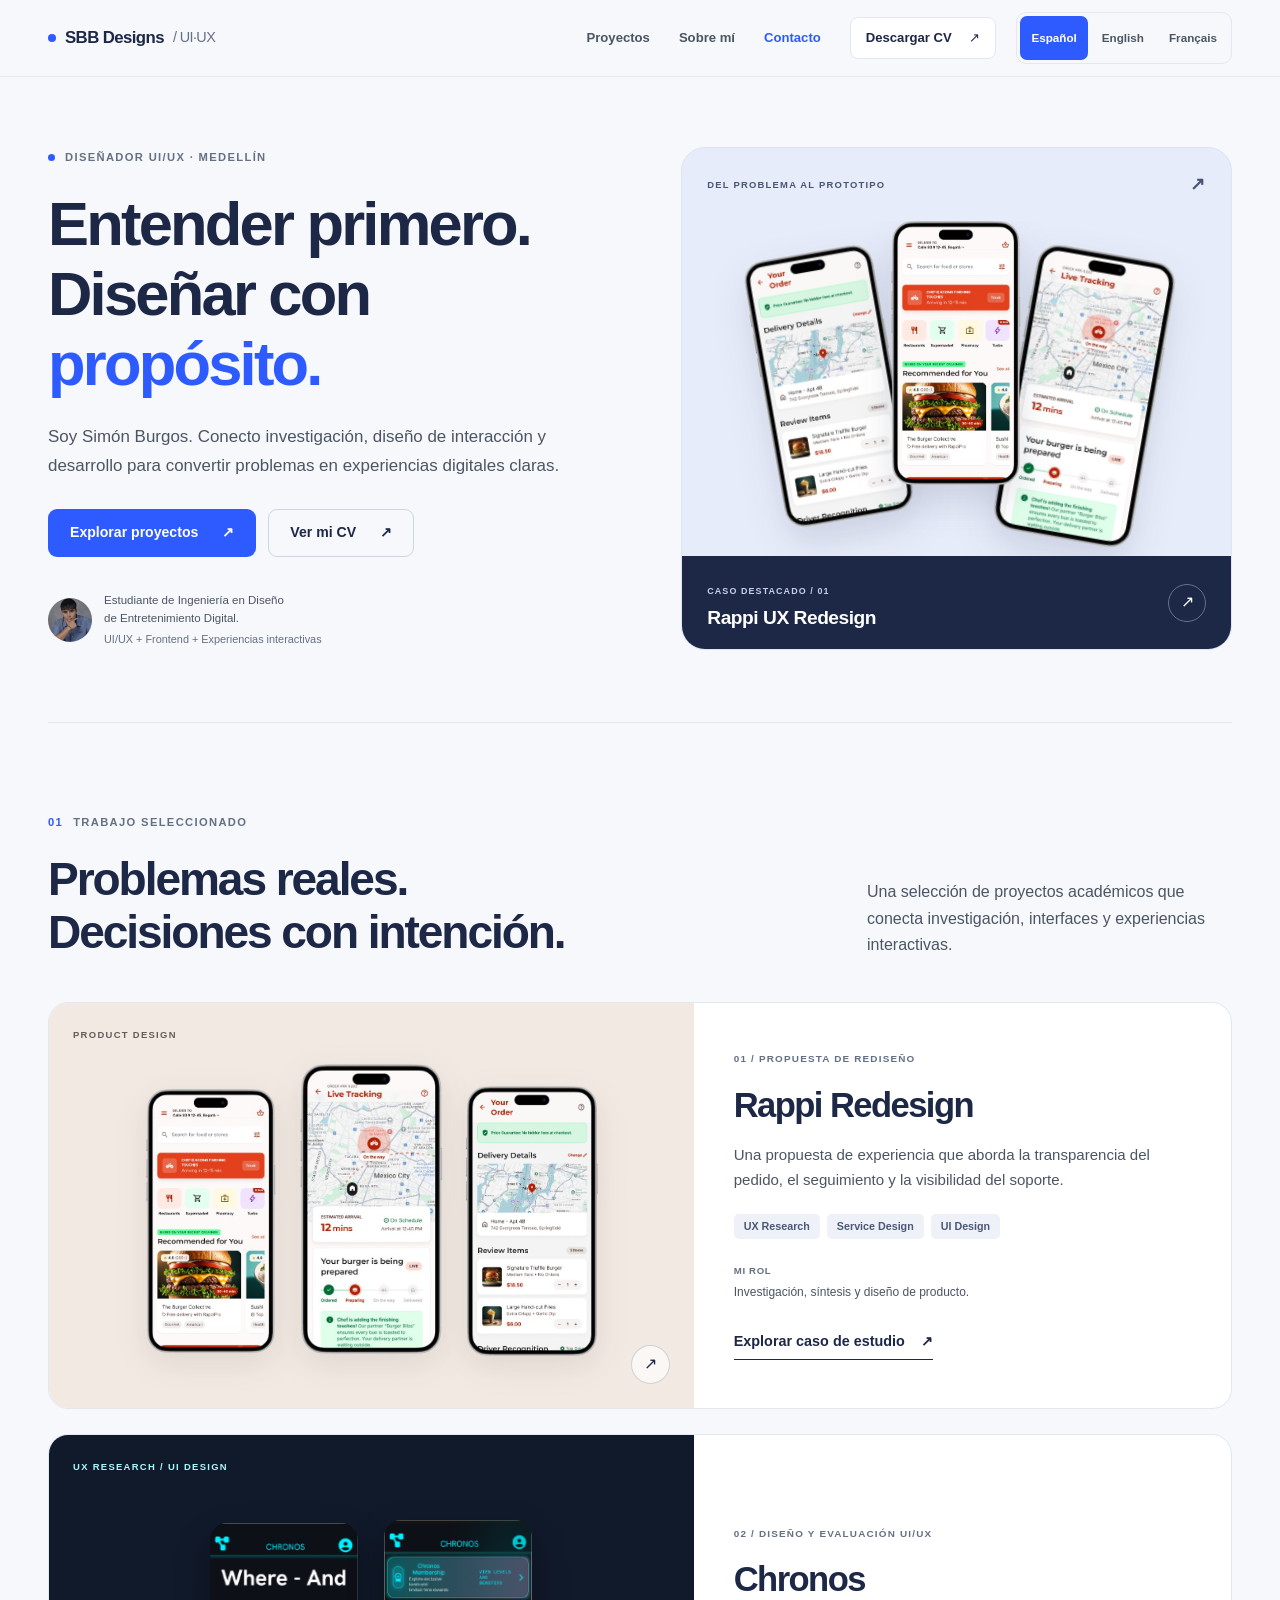
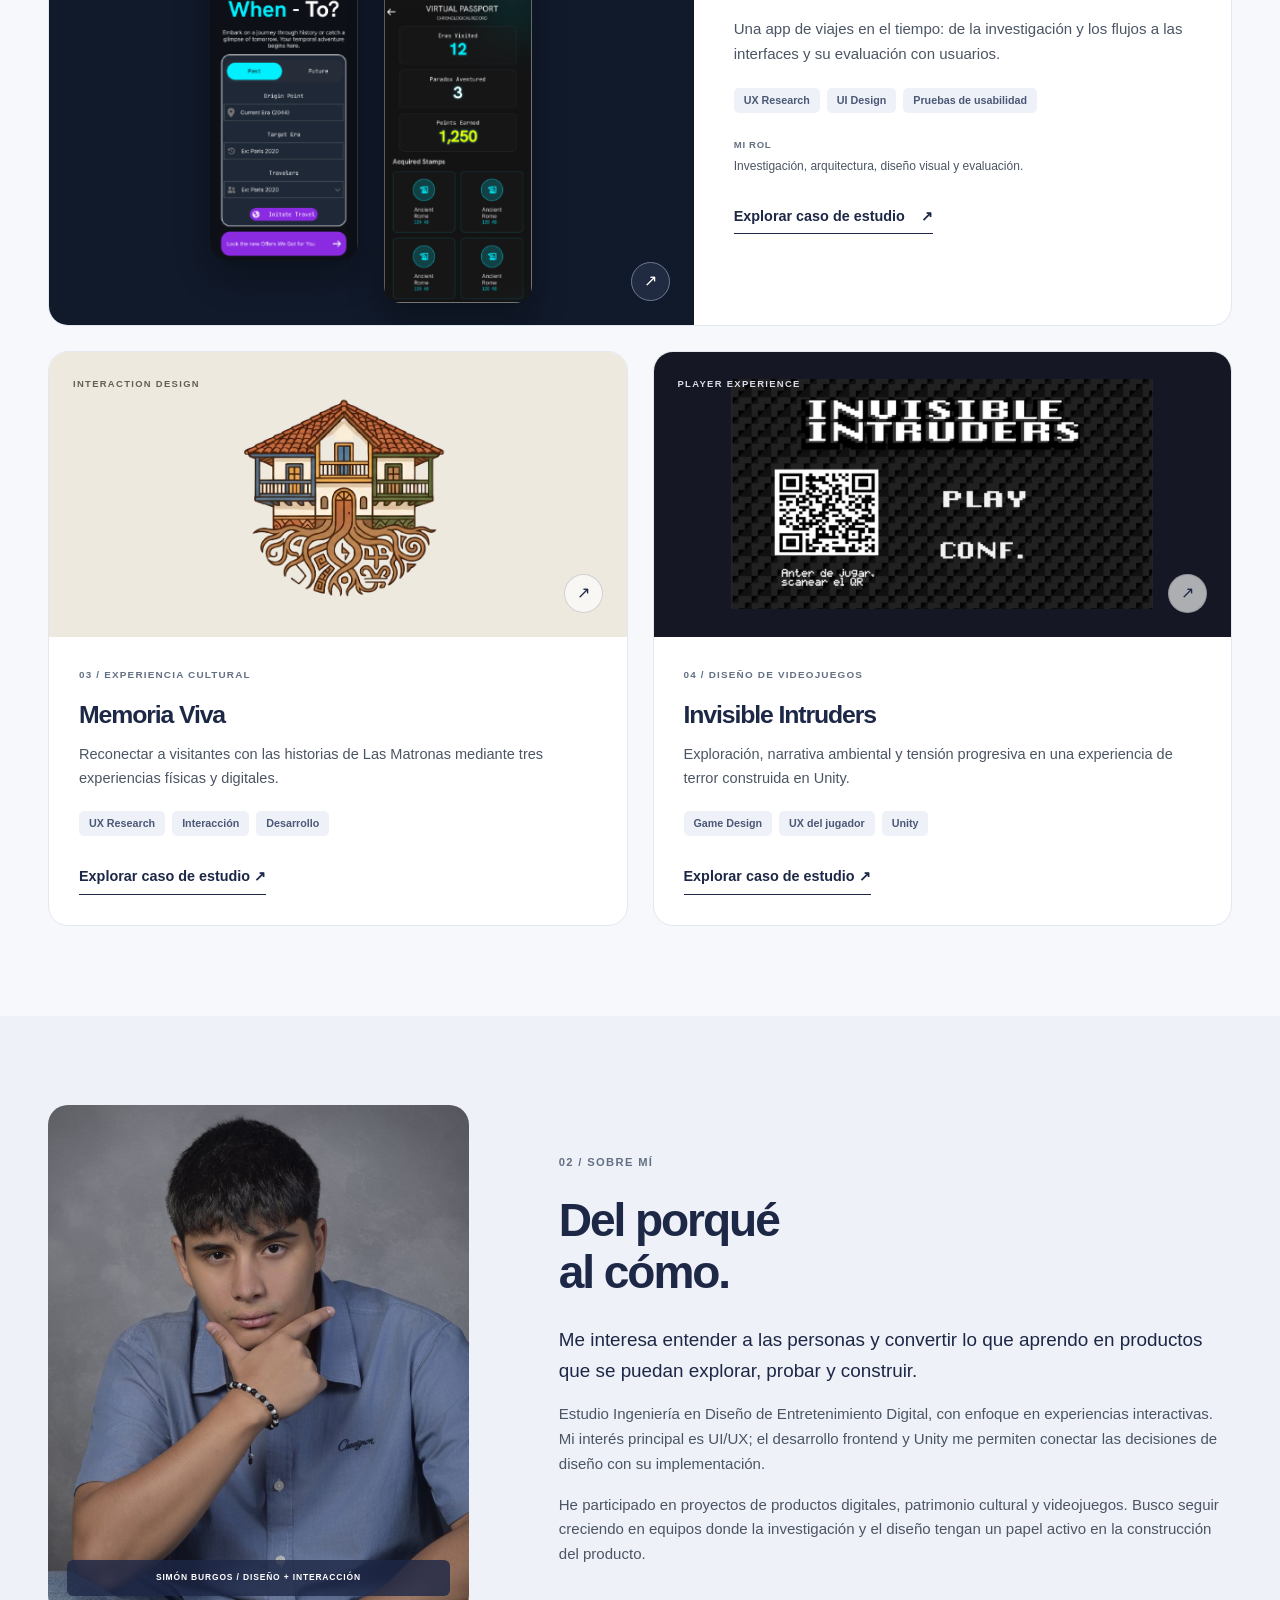
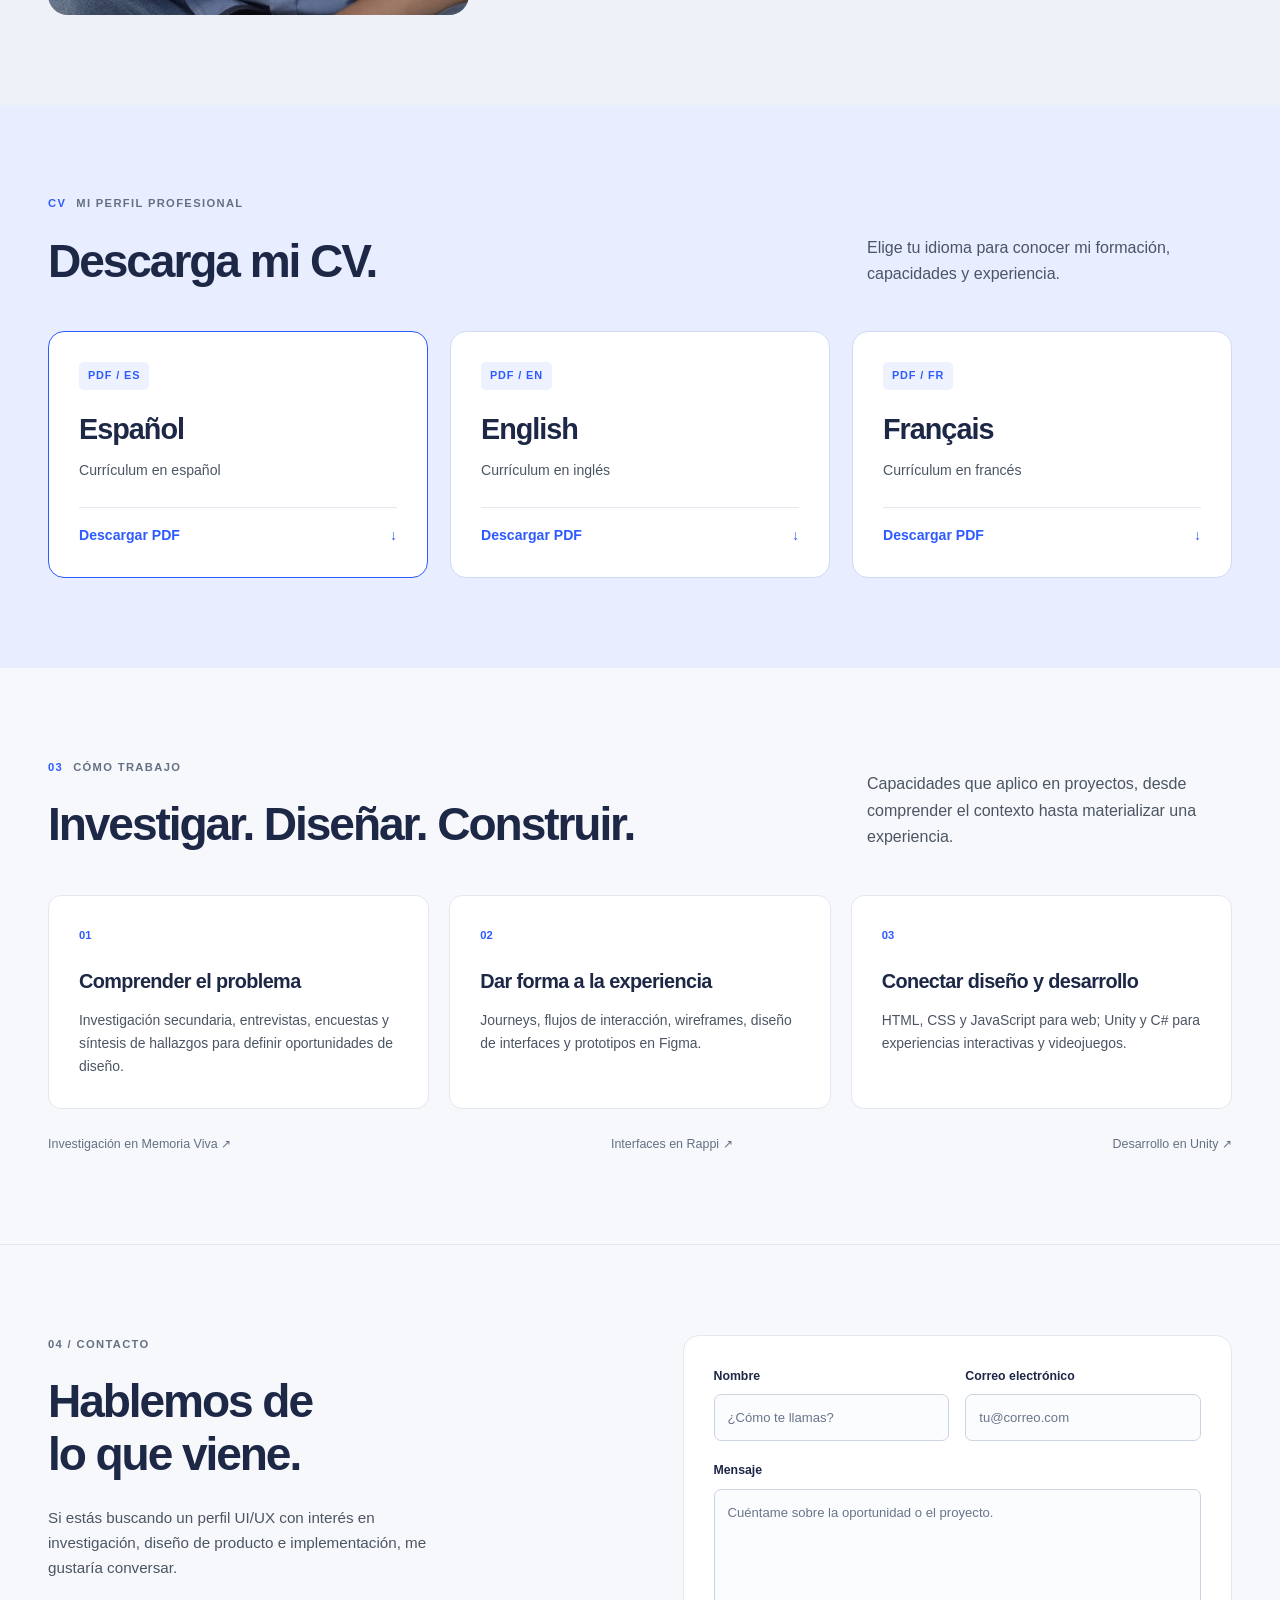
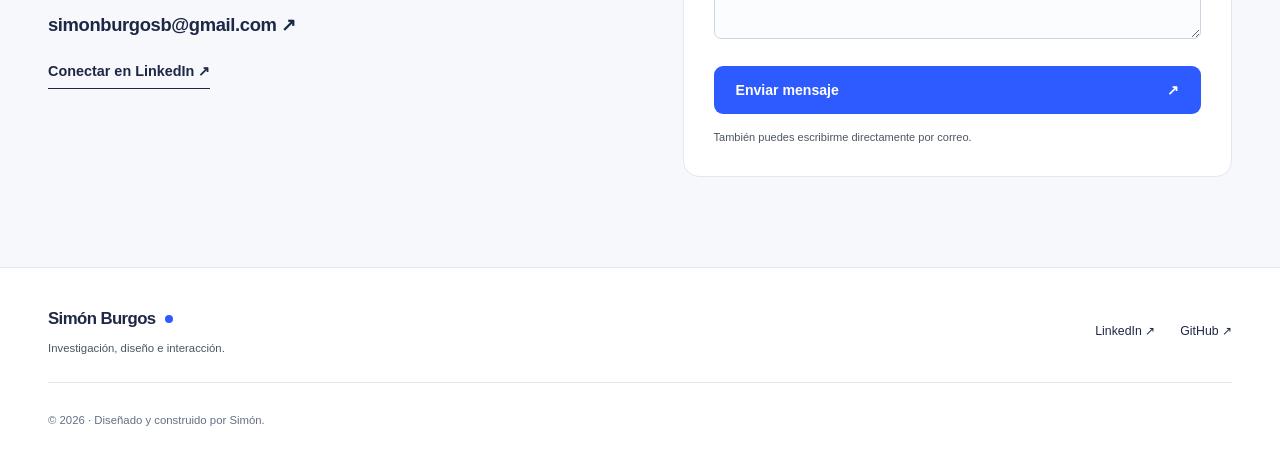
<file: index.html>
<!doctype html>
<html lang="es"><head><meta charset="utf-8"><meta name="viewport" content="width=device-width,initial-scale=1"><title>Simón Burgos | Diseñador UI/UX</title><meta name="description" content="Portafolio de Simón Burgos: investigación UX, diseño de interfaces y experiencias interactivas. Explora Rappi, Chronos, Memoria Viva e Invisible Intruders."><meta name="theme-color" content="#F7F8FC"><link rel="canonical" href="https://simonburgosb.github.io/index.html"><meta property="og:type" content="website"><meta property="og:locale" content="es_CO"><meta property="og:title" content="Simón Burgos | Diseñador UI/UX"><meta property="og:description" content="Portafolio de Simón Burgos: investigación UX, diseño de interfaces y experiencias interactivas. Explora Rappi, Chronos, Memoria Viva e Invisible Intruders."><meta property="og:url" content="https://simonburgosb.github.io/index.html"><meta property="og:image" content="https://simonburgosb.github.io/RedesignRappi/RappiRed.png"><link rel="stylesheet" href="styles.css"><script src="script.js" defer></script></head>
<body class="home-page"><a class="skip-link" href="#main">Saltar al contenido</a>
    <header class="site-header"><div class="container header-inner">
      <a class="brand" href="index.html#hero" aria-label="SBB Designs, inicio"><span class="brand-dot" aria-hidden="true"></span>SBB Designs<span class="brand-role"> / UI·UX</span></a>
      <nav id="main-nav" class="main-nav" aria-label="Navegación principal">
        <a href="#projects">Proyectos</a><a href="#about">Sobre mí</a><a href="#contact">Contacto</a>
        <a class="nav-cv" data-cv-active href="Cv_SimonBurgos_es.pdf" target="_blank" rel="noopener">Descargar CV <span aria-hidden="true">↗</span><span class="sr-only"> (PDF, abre en otra pestaña)</span></a>
      </nav>
      <div class="header-tools">
        <div class="language-switcher" role="group" aria-label="Idioma del sitio">
          <button type="button" data-language="es" lang="es" aria-label="Español" aria-pressed="true"><span class="language-full">Español</span><span class="language-short" aria-hidden="true">ES</span></button>
          <button type="button" data-language="en" lang="en" aria-label="English" aria-pressed="false"><span class="language-full">English</span><span class="language-short" aria-hidden="true">EN</span></button>
          <button type="button" data-language="fr" lang="fr" aria-label="Français" aria-pressed="false"><span class="language-full">Français</span><span class="language-short" aria-hidden="true">FR</span></button>
        </div>
        <button class="menu-toggle" type="button" aria-controls="main-nav" aria-expanded="false" aria-label="Abrir menú"><span></span><span></span></button>
      </div><p class="sr-only" id="language-status" role="status" aria-live="polite"></p></div></header><main id="main">
<section class="home-hero container" id="hero"><div class="hero-copy"><p class="eyebrow"><span class="status-dot" aria-hidden="true"></span> DISEÑADOR UI/UX · MEDELLÍN</p><h1>Entender primero.<br>Diseñar con <em>propósito.</em></h1><p class="hero-description">Soy Simón Burgos. Conecto investigación, diseño de interacción y desarrollo para convertir problemas en experiencias digitales claras.</p><div class="actions"><a class="btn btn-primary" href="#projects" >Explorar proyectos<span aria-hidden="true">↗</span></a><a class="btn btn-secondary" data-cv-active href="Cv_SimonBurgos_es.pdf" target=_blank rel=noopener>Ver mi CV<span aria-hidden="true">↗</span><span class=sr-only> (abre en otra pestaña)</span></a></div><div class="hero-profile"><img src="simon.jpeg" alt="Simón Burgos" class="avatar" loading="eager" decoding="async" fetchpriority=high><p>Estudiante de Ingeniería en Diseño<br>de Entretenimiento Digital.<span>UI/UX + Frontend + Experiencias interactivas</span></p></div></div>
<a class="hero-showcase" href="RedesignRappi/index.html" aria-label="Explorar el caso Rappi UX Redesign"><div class="showcase-top"><span>DEL PROBLEMA AL PROTOTIPO</span><span aria-hidden="true">↗</span></div><div class="phone-composition"><img src="RedesignRappi/RappiRed2.png" alt="Propuesta de resumen del pedido de Rappi" class="phone phone-left" loading="eager" decoding="async" fetchpriority=high><img src="RedesignRappi/RappiRed.png" alt="Propuesta de página de inicio de Rappi" class="phone phone-center" loading="eager" decoding="async" fetchpriority=high><img src="RedesignRappi/RappiRed5.png" alt="Propuesta de seguimiento del pedido de Rappi" class="phone phone-right" loading="eager" decoding="async" fetchpriority=high></div><div class="showcase-bottom"><div><span>CASO DESTACADO / 01</span><h2>Rappi UX Redesign</h2></div><span class="round-arrow" aria-hidden="true">↗</span></div></a></section>
<section class="section container" id="projects"><div class="section-heading"><div><p class="eyebrow"><span>01</span> Trabajo seleccionado</p><h2>Problemas reales.<br>Decisiones con intención.</h2></div><p class=section-intro>Una selección de proyectos académicos que conecta investigación, interfaces y experiencias interactivas.</p></div>
<article class="project-feature"><a class="project-visual rappi-visual" href="RedesignRappi/index.html" aria-label="Ver el caso Rappi UX Redesign"><span class="visual-label">PRODUCT DESIGN</span><div class="cover-phones"><img src="RedesignRappi/RappiRed.png" alt="Inicio personalizado de la propuesta de Rappi" class="" loading="lazy" decoding="async" ><img src="RedesignRappi/RappiRed5.png" alt="Seguimiento de pedidos en la propuesta de Rappi" class="" loading="lazy" decoding="async" ><img src="RedesignRappi/RappiRed2.png" alt="Resumen del pedido en la propuesta de Rappi" class="" loading="lazy" decoding="async" ></div><span class="visual-arrow" aria-hidden="true">↗</span></a><div class="project-copy"><p class="project-index">01 / PROPUESTA DE REDISEÑO</p><h3><a href="RedesignRappi/index.html">Rappi Redesign</a></h3><p>Una propuesta de experiencia que aborda la transparencia del pedido, el seguimiento y la visibilidad del soporte.</p><ul class="tags" aria-label="Áreas del proyecto"><li>UX Research</li><li>Service Design</li><li>UI Design</li></ul><p class="role-line"><strong>Mi rol</strong> Investigación, síntesis y diseño de producto.</p><a class="text-link" href="RedesignRappi/index.html">Explorar caso de estudio <span aria-hidden="true">↗</span></a></div></article>


<article class="project-feature chronos-feature"><a class="project-visual chronos-visual" href="Chronos/index.html" aria-label="Ver el caso Chronos"><span class="visual-label">UX RESEARCH / UI DESIGN</span><div class="chronos-preview-phones"><img src="Chronos/inicio-buscador.png" width="153" height="349" alt="Chronos: búsqueda y reserva temporal" loading="lazy" decoding="async"><img src="Chronos/pasaporte-virtual.png" width="154" height="398" alt="Chronos: pasaporte y beneficios" loading="lazy" decoding="async"></div><span class="visual-arrow" aria-hidden="true">↗</span></a><div class="project-copy"><p class="project-index">02 / DISEÑO Y EVALUACIÓN UI/UX</p><h3><a href="Chronos/index.html">Chronos</a></h3><p class="">Una app de viajes en el tiempo: de la investigación y los flujos a las interfaces y su evaluación con usuarios.</p><ul class="tags"><li>UX Research</li><li>UI Design</li><li>Pruebas de usabilidad</li></ul><p class="role-line"><strong>Mi rol</strong>Investigación, arquitectura, diseño visual y evaluación.</p><a class="text-link" href="Chronos/index.html">Explorar caso de estudio <span aria-hidden="true">↗</span></a></div></article>
<div class="project-grid"><article class="project-tile"><a class="project-visual memoria-visual" href="MemoriaViva/index.html" aria-label="Ver el caso Memoria Viva"><img src="MemoriaViva/logo.png" alt="Identidad de Memoria Viva: una casa que conecta patrimonio y memoria" class="" loading="lazy" decoding="async" ><span class="visual-label">INTERACTION DESIGN</span><span class="visual-arrow" aria-hidden="true">↗</span></a><div class="tile-copy"><p class="project-index">03 / EXPERIENCIA CULTURAL</p><h3><a href="MemoriaViva/index.html">Memoria Viva</a></h3><p>Reconectar a visitantes con las historias de Las Matronas mediante tres experiencias físicas y digitales.</p><ul class="tags" aria-label="Áreas del proyecto"><li>UX Research</li><li>Interacción</li><li>Desarrollo</li></ul><a class="text-link" href="MemoriaViva/index.html">Explorar caso de estudio ↗</a></div></article>
<article class="project-tile"><a class="project-visual intruders-visual" href="InvisibleIntruders/index.html" aria-label="Ver el caso Invisible Intruders"><img src="InvisibleIntruders/gallery1.png" alt="Pantalla de inicio del juego Invisible Intruders" class="" loading="lazy" decoding="async" ><span class="visual-label">PLAYER EXPERIENCE</span><span class="visual-arrow" aria-hidden="true">↗</span></a><div class="tile-copy"><p class="project-index">04 / DISEÑO DE VIDEOJUEGOS</p><h3><a href="InvisibleIntruders/index.html">Invisible Intruders</a></h3><p>Exploración, narrativa ambiental y tensión progresiva en una experiencia de terror construida en Unity.</p><ul class="tags" aria-label="Áreas del proyecto"><li>Game Design</li><li>UX del jugador</li><li>Unity</li></ul><a class="text-link" href="InvisibleIntruders/index.html">Explorar caso de estudio ↗</a></div></article></div></section>
<section class="section about-section" id="about"><div class="container about-grid"><div class="portrait-wrap"><img src="simon.jpeg" alt="Retrato de Simón Burgos" class="portrait" loading="lazy" decoding="async" ><span class="portrait-caption">SIMÓN BURGOS / DISEÑO + INTERACCIÓN</span></div><div><p class="eyebrow">02 / Sobre mí</p><h2>Del porqué<br>al cómo.</h2><p class="about-lead">Me interesa entender a las personas y convertir lo que aprendo en productos que se puedan explorar, probar y construir.</p><p>Estudio Ingeniería en Diseño de Entretenimiento Digital, con enfoque en experiencias interactivas. Mi interés principal es UI/UX; el desarrollo frontend y Unity me permiten conectar las decisiones de diseño con su implementación.</p><p>He participado en proyectos de productos digitales, patrimonio cultural y videojuegos. Busco seguir creciendo en equipos donde la investigación y el diseño tengan un papel activo en la construcción del producto.</p></div></div></section>
<section class="section cv-section" id="cv"><div class="container"><div class="section-heading"><div><p class="eyebrow"><span>CV</span> Mi perfil profesional</p><h2>Descarga mi CV.</h2></div><p class=section-intro>Elige tu idioma para conocer mi formación, capacidades y experiencia.</p></div><div class="cv-download-grid"><a class="cv-download-card" data-cv-code="es" href="Cv_SimonBurgos_es.pdf" download="Simon_Burgos_CV_ES.pdf" aria-label="Descargar CV en español (PDF)"><span class="cv-file">PDF / ES</span><strong lang="es" data-no-translate>Español</strong><span class="cv-description">Currículum en español</span><span class="cv-action">Descargar PDF <span aria-hidden="true">↓</span></span></a><a class="cv-download-card" data-cv-code="en" href="Cv_SimonBurgos_en.pdf" download="Simon_Burgos_CV_EN.pdf" aria-label="Descargar CV en inglés (PDF)"><span class="cv-file">PDF / EN</span><strong lang="en" data-no-translate>English</strong><span class="cv-description">Currículum en inglés</span><span class="cv-action">Descargar PDF <span aria-hidden="true">↓</span></span></a><a class="cv-download-card" data-cv-code="fr" href="Cv_SimonBurgos_fr.pdf" download="Simon_Burgos_CV_FR.pdf" aria-label="Descargar CV en francés (PDF)"><span class="cv-file">PDF / FR</span><strong lang="fr" data-no-translate>Français</strong><span class="cv-description">Currículum en francés</span><span class="cv-action">Descargar PDF <span aria-hidden="true">↓</span></span></a></div></div></section><section class="section container" id="skills"><div class="section-heading"><div><p class="eyebrow"><span>03</span> Cómo trabajo</p><h2>Investigar. Diseñar. Construir.</h2></div><p class=section-intro>Capacidades que aplico en proyectos, desde comprender el contexto hasta materializar una experiencia.</p></div>
<div class="cards "><article class="info-card"><span class="card-number">01</span><h3>Comprender el problema</h3><p>Investigación secundaria, entrevistas, encuestas y síntesis de hallazgos para definir oportunidades de diseño.</p></article><article class="info-card"><span class="card-number">02</span><h3>Dar forma a la experiencia</h3><p>Journeys, flujos de interacción, wireframes, diseño de interfaces y prototipos en Figma.</p></article><article class="info-card"><span class="card-number">03</span><h3>Conectar diseño y desarrollo</h3><p>HTML, CSS y JavaScript para web; Unity y C# para experiencias interactivas y videojuegos.</p></article></div><div class="capability-proof"><a href="MemoriaViva/index.html#research">Investigación en Memoria Viva ↗</a><a href="RedesignRappi/index.html#prototype">Interfaces en Rappi ↗</a><a href="InvisibleIntruders/index.html#technical">Desarrollo en Unity ↗</a></div></section>
<section class="section contact-section" id="contact"><div class="container contact-grid"><div><p class="eyebrow">04 / Contacto</p><h2>Hablemos de<br>lo que viene.</h2><p>Si estás buscando un perfil UI/UX con interés en investigación, diseño de producto e implementación, me gustaría conversar.</p><a class="contact-email" href="mailto:simonburgosb@gmail.com">simonburgosb@gmail.com ↗</a><a class="text-link" href="https://www.linkedin.com/in/simon-burgos-betancourt-07885b277/" target="_blank" rel="noopener">Conectar en LinkedIn ↗<span class="sr-only"> (abre en otra pestaña)</span></a></div><form class="contact-form" id="contactForm" action="https://formspree.io/f/xkjwjgnq" method="POST"><div class="form-row"><div class="field"><label for="name">Nombre</label><input id="name" name="name" autocomplete="name" required maxlength="120" placeholder="¿Cómo te llamas?"></div><div class="field"><label for="email">Correo electrónico</label><input id="email" name="email" type="email" autocomplete="email" required maxlength="254" placeholder="tu@correo.com"></div></div><div class="field"><label for="message">Mensaje</label><textarea id="message" name="message" rows="5" required maxlength="5000" placeholder="Cuéntame sobre la oportunidad o el proyecto."></textarea></div><input type="hidden" name="_subject" value="Contacto desde el portafolio de Simón Burgos"><div class="honeypot" aria-hidden="true"><label for="company-website">Dejar vacío</label><input id="company-website" name="_gotcha" tabindex="-1" autocomplete="off"></div><button class="btn btn-primary" type="submit"><span data-submit-label data-no-translate>Enviar mensaje</span> <span aria-hidden="true">↗</span></button><p class="form-status" role="status" aria-live="polite"></p><p class="form-note">También puedes escribirme directamente por correo.</p></form></div></section></main><footer class="site-footer"><div class="container footer-inner"><div><a class="brand" href="index.html#hero">Simón Burgos<span class="brand-dot" aria-hidden="true"></span></a><p>Investigación, diseño e interacción.</p></div><div class="footer-links"><a href="https://www.linkedin.com/in/simon-burgos-betancourt-07885b277/" target="_blank" rel="noopener">LinkedIn ↗<span class="sr-only"> (abre en otra pestaña)</span></a><a href="https://github.com/simonburgosb" target="_blank" rel="noopener">GitHub ↗<span class="sr-only"> (abre en otra pestaña)</span></a></div><div class="footer-bottom"><p class="footer-note">© <span data-year>2026</span> · Diseñado y construido por Simón.</p></div></div></footer>
<dialog class="lightbox" id="image-dialog" aria-labelledby="lightbox-caption"><button class="lightbox-close" type="button" aria-label="Cerrar imagen">×</button><figure><img id="lightbox-image" alt=""><figcaption id="lightbox-caption"></figcaption></figure></dialog>
</body></html>
</file>
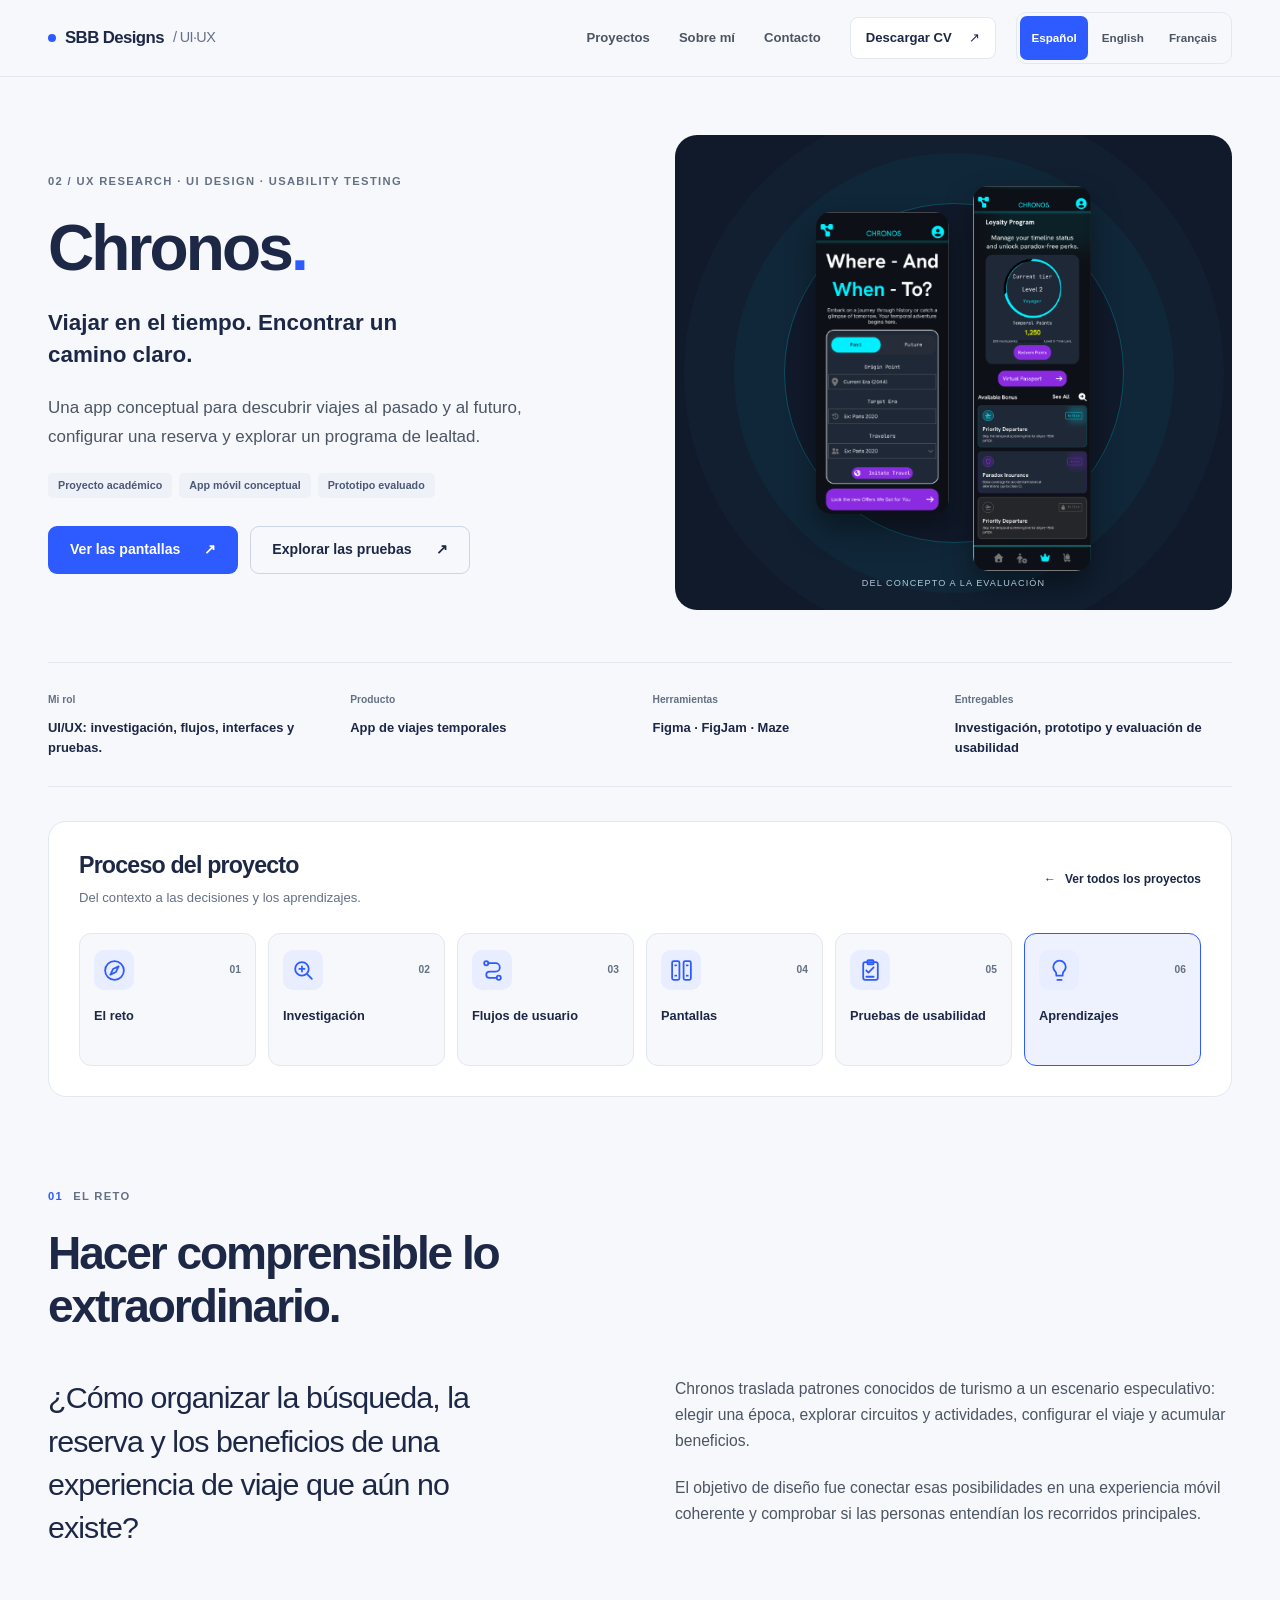
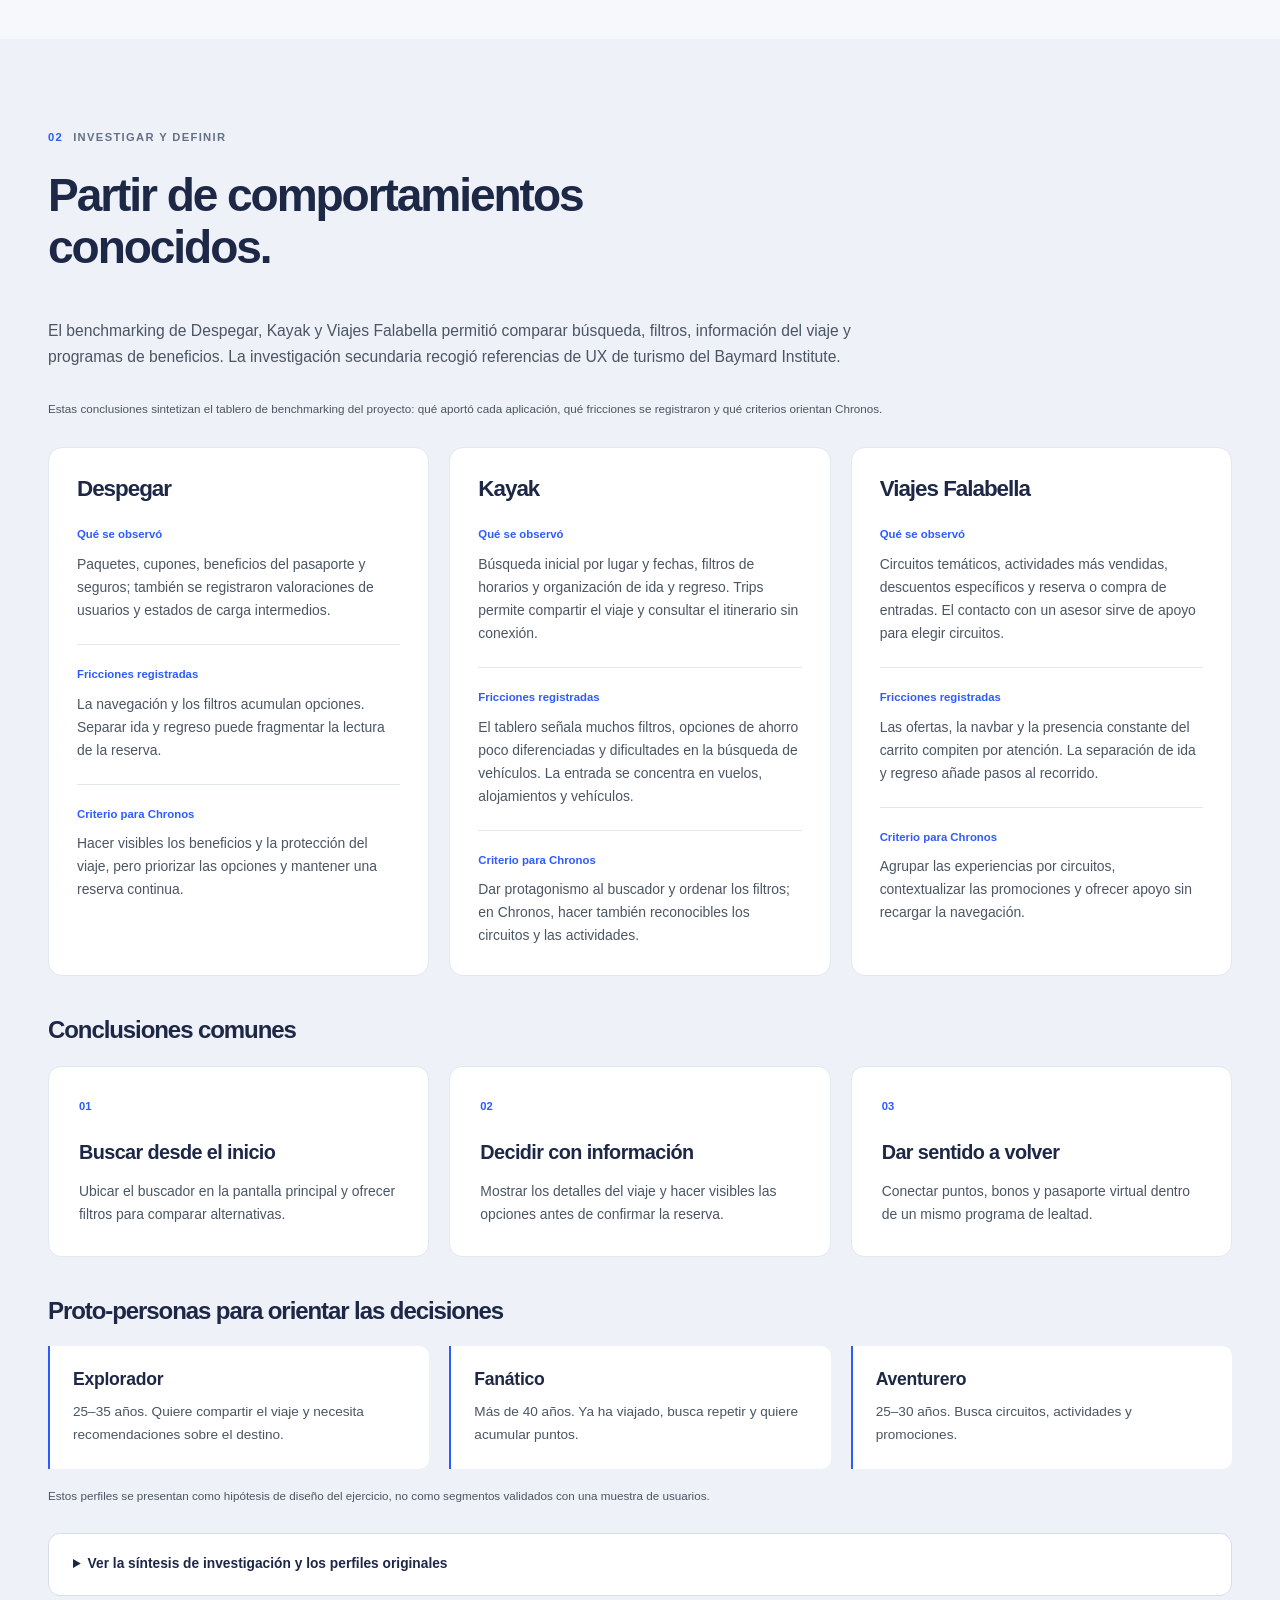
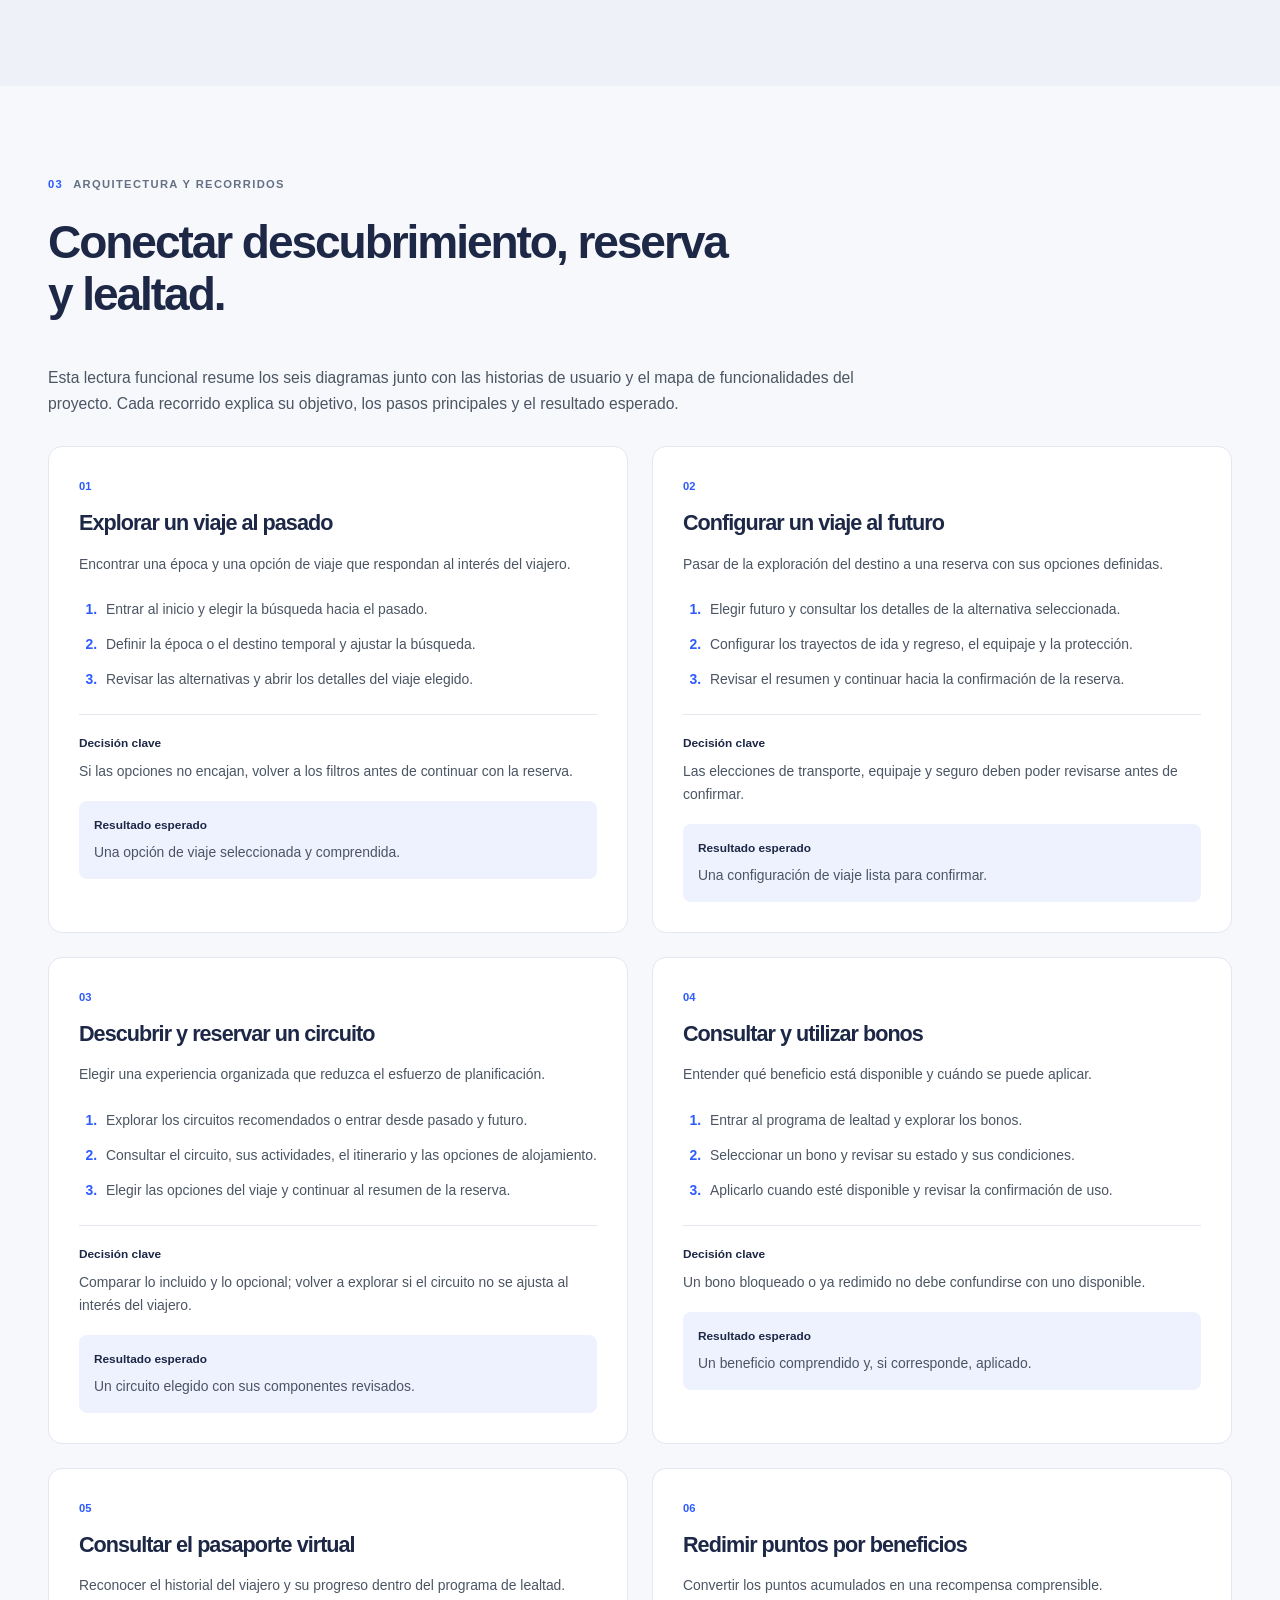
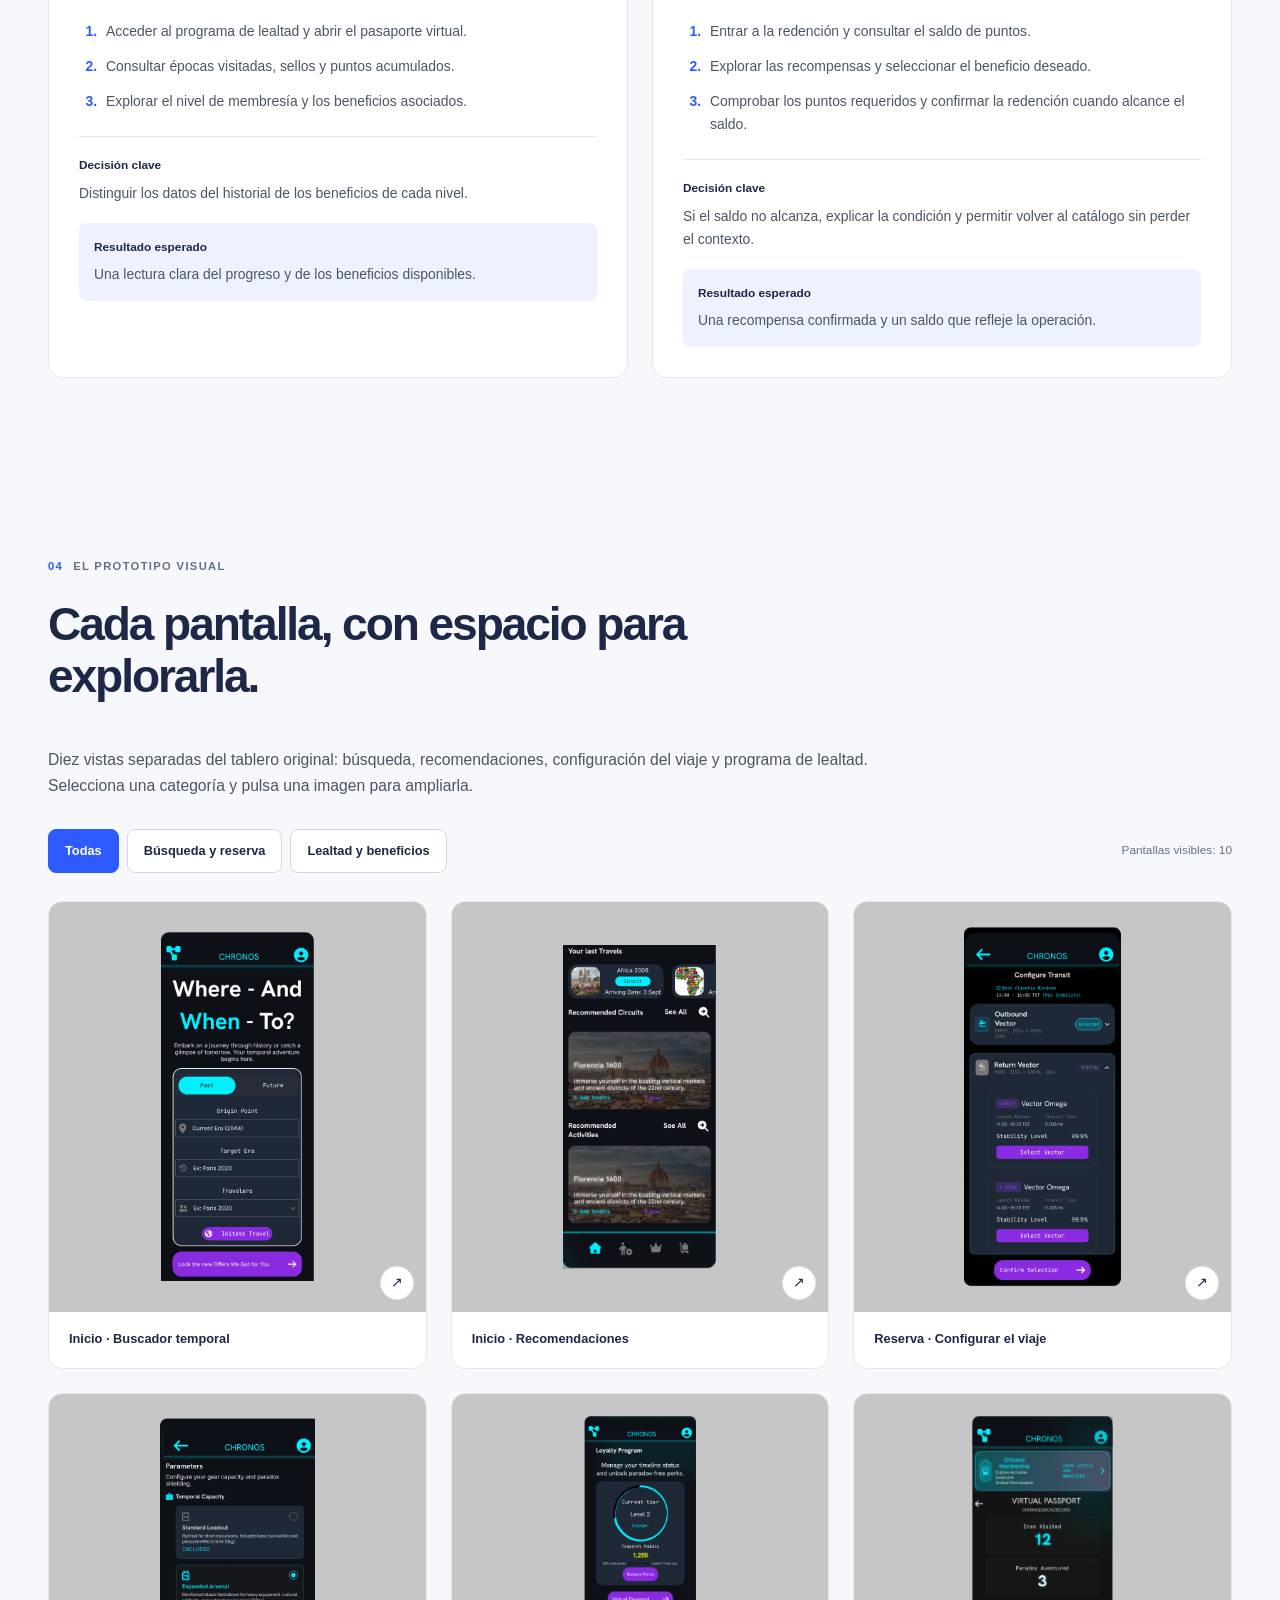
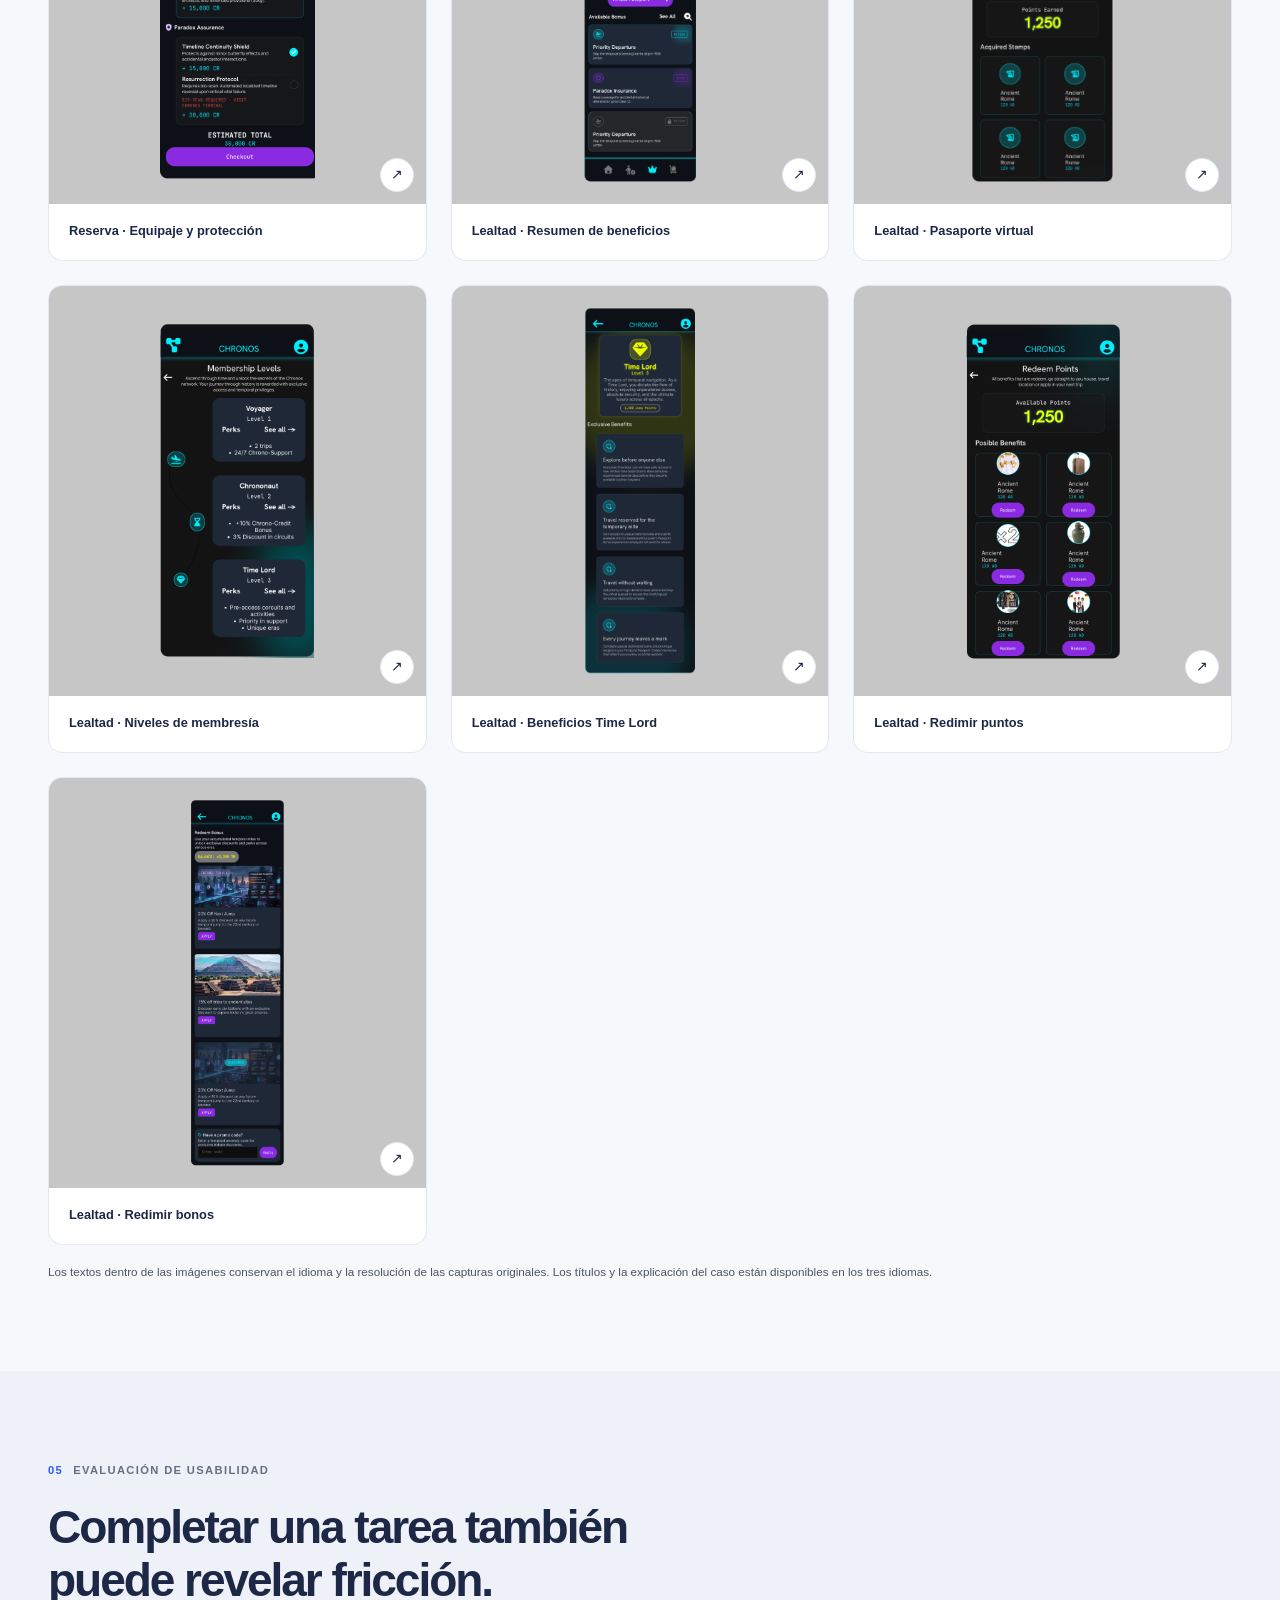
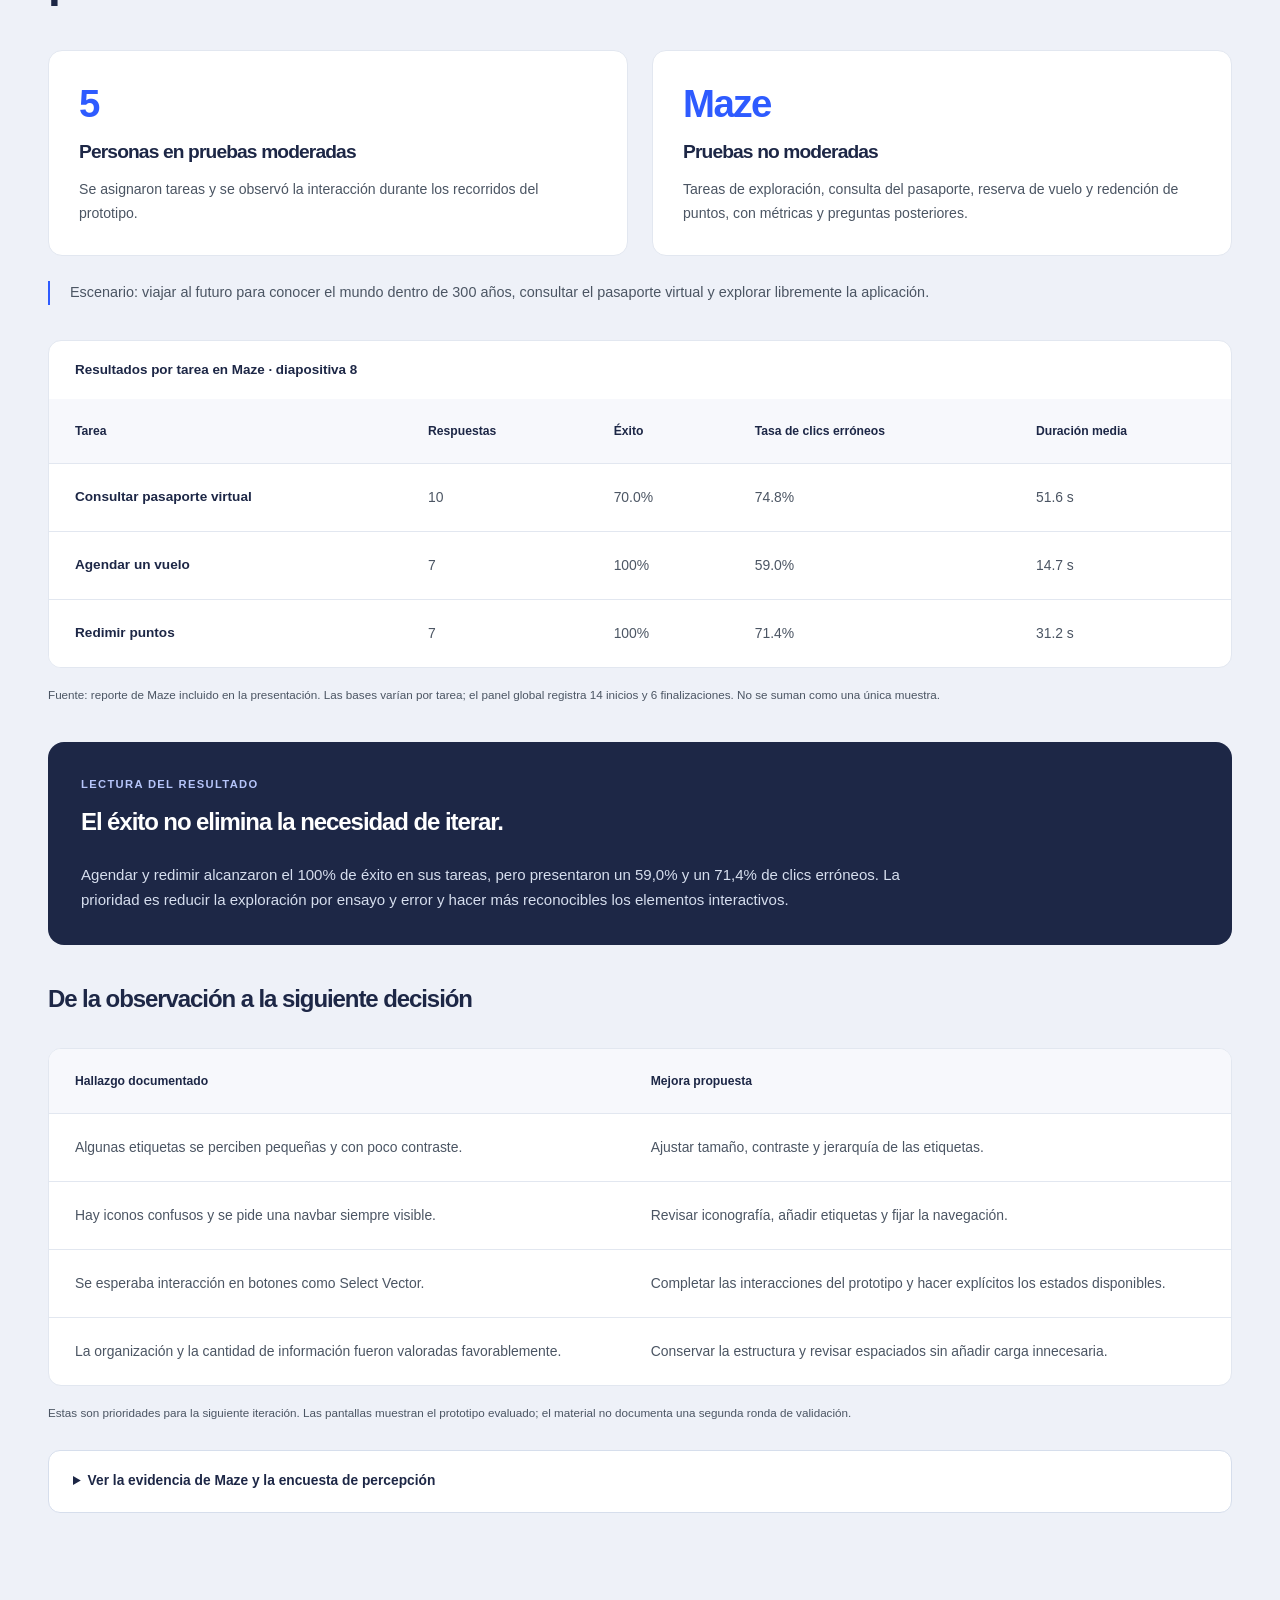
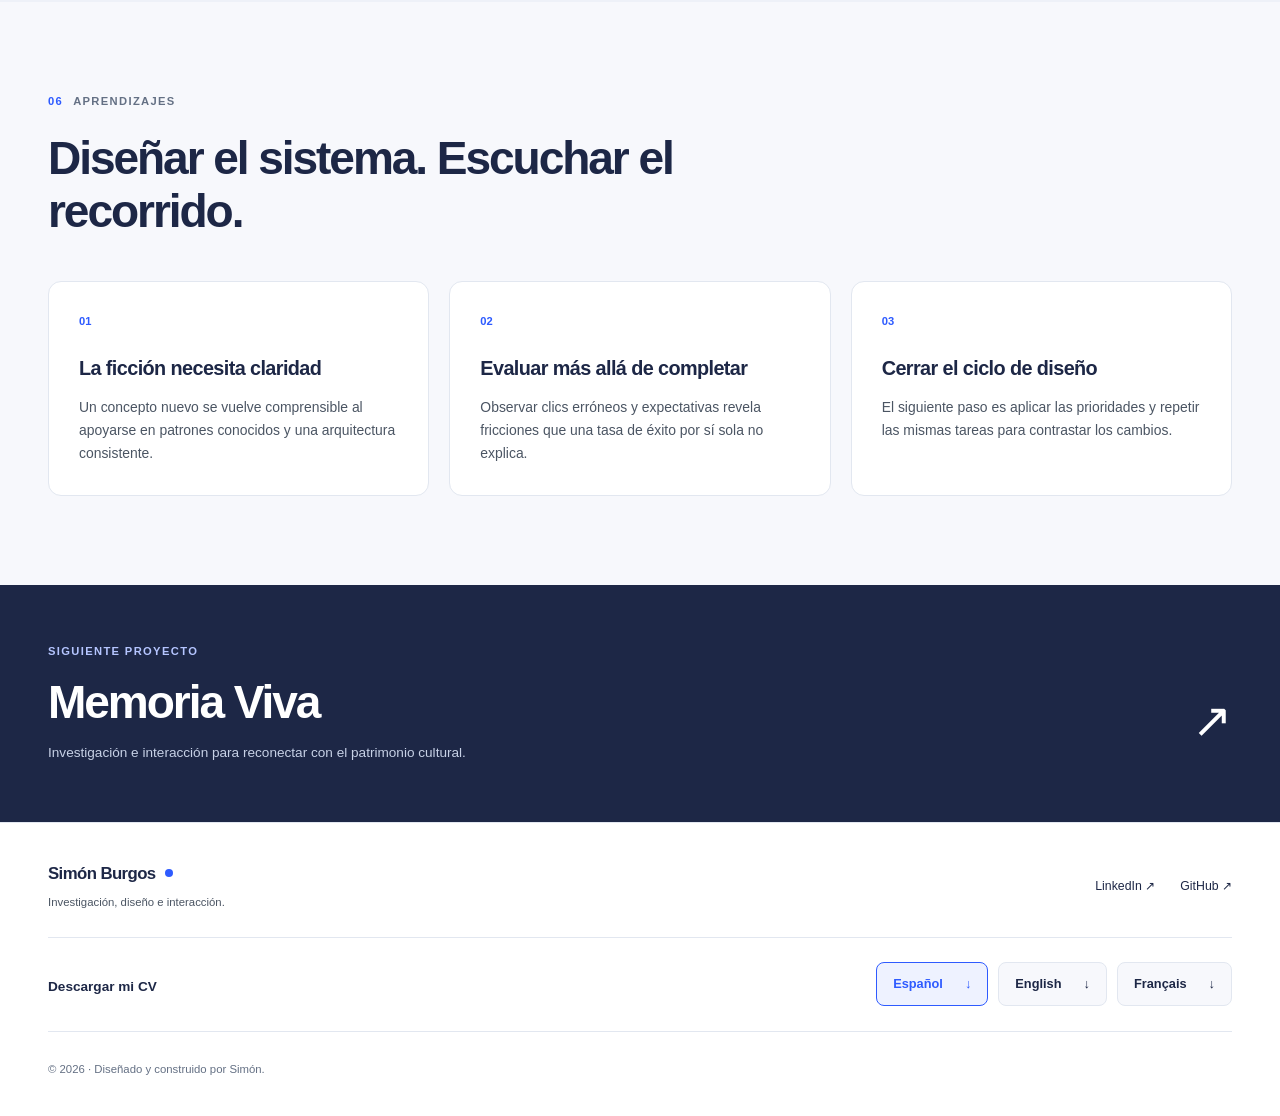
<file: Chronos/index.html>
<!doctype html>
<html lang="es"><head><meta charset="utf-8"><meta name="viewport" content="width=device-width,initial-scale=1"><title>Chronos | Caso UI/UX de Simón Burgos</title><meta name="description" content="Chronos: caso de UI/UX con benchmarking, arquitectura, diez pantallas individuales y evaluación de usabilidad mediante pruebas moderadas y Maze."><meta name="theme-color" content="#F7F8FC"><link rel="canonical" href="https://simonburgosb.github.io/Chronos/index.html"><meta property="og:type" content="website"><meta property="og:locale" content="es_CO"><meta property="og:title" content="Chronos | Caso UI/UX de Simón Burgos"><meta property="og:description" content="Chronos: caso de UI/UX con benchmarking, arquitectura, diez pantallas individuales y evaluación de usabilidad mediante pruebas moderadas y Maze."><meta property="og:url" content="https://simonburgosb.github.io/Chronos/index.html"><meta property="og:image" content="https://simonburgosb.github.io/Chronos/inicio-buscador.png"><link rel="stylesheet" href="../styles.css"><script src="../script.js" defer></script></head><body class="case-page chronos"><a class="skip-link" href="#main">Saltar al contenido</a>
    <header class="site-header"><div class="container header-inner">
      <a class="brand" href="../index.html#hero" aria-label="SBB Designs, inicio"><span class="brand-dot" aria-hidden="true"></span>SBB Designs<span class="brand-role"> / UI·UX</span></a>
      <nav id="main-nav" class="main-nav" aria-label="Navegación principal">
        <a href="../index.html#projects">Proyectos</a><a href="../index.html#about">Sobre mí</a><a href="../index.html#contact">Contacto</a>
        <a class="nav-cv" data-cv-active href="../Cv_SimonBurgos_es.pdf" target="_blank" rel="noopener">Descargar CV <span aria-hidden="true">↗</span><span class="sr-only"> (PDF, abre en otra pestaña)</span></a>
      </nav>
      <div class="header-tools">
        <div class="language-switcher" role="group" aria-label="Idioma del sitio">
          <button type="button" data-language="es" lang="es" aria-label="Español" aria-pressed="true"><span class="language-full">Español</span><span class="language-short" aria-hidden="true">ES</span></button>
          <button type="button" data-language="en" lang="en" aria-label="English" aria-pressed="false"><span class="language-full">English</span><span class="language-short" aria-hidden="true">EN</span></button>
          <button type="button" data-language="fr" lang="fr" aria-label="Français" aria-pressed="false"><span class="language-full">Français</span><span class="language-short" aria-hidden="true">FR</span></button>
        </div>
        <button class="menu-toggle" type="button" aria-controls="main-nav" aria-expanded="false" aria-label="Abrir menú"><span></span><span></span></button>
      </div><p class="sr-only" id="language-status" role="status" aria-live="polite"></p></div></header><main id="main"><section class="case-hero container" id="hero"><div>
<p class="eyebrow">02 / UX RESEARCH · UI DESIGN · USABILITY TESTING</p><h1>Chronos<em>.</em></h1>
<p class="chronos-tagline">Viajar en el tiempo. Encontrar un camino claro.</p>
<p class="hero-description">Una app conceptual para descubrir viajes al pasado y al futuro, configurar una reserva y explorar un programa de lealtad.</p>
<ul class="tags"><li>Proyecto académico</li><li>App móvil conceptual</li><li>Prototipo evaluado</li></ul>
<div class="actions"><a class="btn btn-primary" href="#screens" >Ver las pantallas <span aria-hidden="true">↗</span></a><a class="btn btn-secondary" href="#testing" >Explorar las pruebas <span aria-hidden="true">↗</span></a></div></div>
<div class="case-cover chronos-cover"><div class="chronos-orbit" aria-hidden="true"></div><div class="chronos-cover-phones"><img src="inicio-buscador.png" alt="Chronos: buscador de viajes temporales" width="153" height="349" fetchpriority="high" decoding="async"><img src="programa-lealtad.png" alt="Chronos: programa de lealtad" width="154" height="503" loading="eager" decoding="async"></div><span class="chronos-cover-note">DEL CONCEPTO A LA EVALUACIÓN</span></div></section><div class="container"><dl class="project-facts"><div><dt>Mi rol</dt><dd>UI/UX: investigación, flujos, interfaces y pruebas.</dd></div><div><dt>Producto</dt><dd>App de viajes temporales</dd></div><div><dt>Herramientas</dt><dd>Figma · FigJam · Maze</dd></div><div><dt>Entregables</dt><dd>Investigación, prototipo y evaluación de usabilidad</dd></div></dl></div><section class="case-process container" id="project-process" aria-labelledby="project-process-title"><div class="process-heading"><div><h2 id="project-process-title">Proceso del proyecto</h2><p>Del contexto a las decisiones y los aprendizajes.</p></div><a class="process-back" href="../index.html#projects"><span aria-hidden="true">←</span> Ver todos los proyectos</a></div><nav class="process-nav" aria-label="Etapas del proyecto"><ol class="process-grid"><li><a class="process-step" href="#overview"><span class="process-step-top"><span class="process-icon"><svg viewBox="0 0 24 24" fill="none" stroke="currentColor" stroke-width="1.7" stroke-linecap="round" stroke-linejoin="round" aria-hidden="true" focusable="false"><circle cx="12" cy="12" r="9"/><path d="m16 8-2.6 5.4L8 16l2.6-5.4L16 8Z"/></svg></span><span class="process-step-number" aria-hidden="true">01</span></span><span class="process-step-label">El reto</span></a></li><li><a class="process-step" href="#research"><span class="process-step-top"><span class="process-icon"><svg viewBox="0 0 24 24" fill="none" stroke="currentColor" stroke-width="1.7" stroke-linecap="round" stroke-linejoin="round" aria-hidden="true" focusable="false"><circle cx="10.5" cy="10.5" r="6.5"/><path d="m15.5 15.5 4.5 4.5M8 10.5h5M10.5 8v5"/></svg></span><span class="process-step-number" aria-hidden="true">02</span></span><span class="process-step-label">Investigación</span></a></li><li><a class="process-step" href="#architecture"><span class="process-step-top"><span class="process-icon"><svg viewBox="0 0 24 24" fill="none" stroke="currentColor" stroke-width="1.7" stroke-linecap="round" stroke-linejoin="round" aria-hidden="true" focusable="false"><circle cx="6" cy="5" r="2"/><circle cx="18" cy="19" r="2"/><path d="M8 5h7a4 4 0 0 1 0 8H9a3 3 0 0 0 0 6h7"/></svg></span><span class="process-step-number" aria-hidden="true">03</span></span><span class="process-step-label">Flujos de usuario</span></a></li><li><a class="process-step" href="#screens"><span class="process-step-top"><span class="process-icon"><svg viewBox="0 0 24 24" fill="none" stroke="currentColor" stroke-width="1.7" stroke-linecap="round" stroke-linejoin="round" aria-hidden="true" focusable="false"><rect x="3" y="3" width="7" height="18" rx="1.5"/><rect x="14" y="3" width="7" height="18" rx="1.5"/><path d="M6 7h1m10 0h1M6 17h1m10 0h1"/></svg></span><span class="process-step-number" aria-hidden="true">04</span></span><span class="process-step-label">Pantallas</span></a></li><li><a class="process-step" href="#testing"><span class="process-step-top"><span class="process-icon"><svg viewBox="0 0 24 24" fill="none" stroke="currentColor" stroke-width="1.7" stroke-linecap="round" stroke-linejoin="round" aria-hidden="true" focusable="false"><rect x="5" y="4" width="14" height="17" rx="2"/><rect x="9" y="2" width="6" height="4" rx="1"/><path d="m8 12 2 2 5-5M8 18h7"/></svg></span><span class="process-step-number" aria-hidden="true">05</span></span><span class="process-step-label">Pruebas de usabilidad</span></a></li><li><a class="process-step" href="#reflection"><span class="process-step-top"><span class="process-icon"><svg viewBox="0 0 24 24" fill="none" stroke="currentColor" stroke-width="1.7" stroke-linecap="round" stroke-linejoin="round" aria-hidden="true" focusable="false"><path d="M9 17h6m-5 4h4M8 13a6 6 0 1 1 8 0c-1 .8-1 2-1 4H9c0-2 0-3.2-1-4Z"/></svg></span><span class="process-step-number" aria-hidden="true">06</span></span><span class="process-step-label">Aprendizajes</span></a></li></ol></nav></section><section class="section container" id="overview"><div class="section-heading"><div><p class="eyebrow"><span>01</span> El reto</p><h2>Hacer comprensible lo extraordinario.</h2></div></div>
<div class="editorial-grid"><p class="big-statement">¿Cómo organizar la búsqueda, la reserva y los beneficios de una experiencia de viaje que aún no existe?</p><div class="prose"><p class="">Chronos traslada patrones conocidos de turismo a un escenario especulativo: elegir una época, explorar circuitos y actividades, configurar el viaje y acumular beneficios.</p><p class="">El objetivo de diseño fue conectar esas posibilidades en una experiencia móvil coherente y comprobar si las personas entendían los recorridos principales.</p></div></div></section><section class="section section-tint" id="research"><div class="container"><div class="section-heading"><div><p class="eyebrow"><span>02</span> Investigar y definir</p><h2>Partir de comportamientos conocidos.</h2></div></div>
<p class="chronos-intro">El benchmarking de Despegar, Kayak y Viajes Falabella permitió comparar búsqueda, filtros, información del viaje y programas de beneficios. La investigación secundaria recogió referencias de UX de turismo del Baymard Institute.</p>
<p class="scope-note">Estas conclusiones sintetizan el tablero de benchmarking del proyecto: qué aportó cada aplicación, qué fricciones se registraron y qué criterios orientan Chronos.</p>
<div class="chronos-benchmark-grid"><article class="chronos-benchmark-card"><h3>Despegar</h3><dl><div><dt>Qué se observó</dt><dd>Paquetes, cupones, beneficios del pasaporte y seguros; también se registraron valoraciones de usuarios y estados de carga intermedios.</dd></div><div><dt>Fricciones registradas</dt><dd>La navegación y los filtros acumulan opciones. Separar ida y regreso puede fragmentar la lectura de la reserva.</dd></div><div><dt>Criterio para Chronos</dt><dd>Hacer visibles los beneficios y la protección del viaje, pero priorizar las opciones y mantener una reserva continua.</dd></div></dl></article><article class="chronos-benchmark-card"><h3>Kayak</h3><dl><div><dt>Qué se observó</dt><dd>Búsqueda inicial por lugar y fechas, filtros de horarios y organización de ida y regreso. Trips permite compartir el viaje y consultar el itinerario sin conexión.</dd></div><div><dt>Fricciones registradas</dt><dd>El tablero señala muchos filtros, opciones de ahorro poco diferenciadas y dificultades en la búsqueda de vehículos. La entrada se concentra en vuelos, alojamientos y vehículos.</dd></div><div><dt>Criterio para Chronos</dt><dd>Dar protagonismo al buscador y ordenar los filtros; en Chronos, hacer también reconocibles los circuitos y las actividades.</dd></div></dl></article><article class="chronos-benchmark-card"><h3>Viajes Falabella</h3><dl><div><dt>Qué se observó</dt><dd>Circuitos temáticos, actividades más vendidas, descuentos específicos y reserva o compra de entradas. El contacto con un asesor sirve de apoyo para elegir circuitos.</dd></div><div><dt>Fricciones registradas</dt><dd>Las ofertas, la navbar y la presencia constante del carrito compiten por atención. La separación de ida y regreso añade pasos al recorrido.</dd></div><div><dt>Criterio para Chronos</dt><dd>Agrupar las experiencias por circuitos, contextualizar las promociones y ofrecer apoyo sin recargar la navegación.</dd></div></dl></article></div>
<h3 class="chronos-subheading">Conclusiones comunes</h3>
<div class="cards"><article class="info-card"><span class="card-number">01</span><h3>Buscar desde el inicio</h3><p class="">Ubicar el buscador en la pantalla principal y ofrecer filtros para comparar alternativas.</p></article><article class="info-card"><span class="card-number">02</span><h3>Decidir con información</h3><p class="">Mostrar los detalles del viaje y hacer visibles las opciones antes de confirmar la reserva.</p></article><article class="info-card"><span class="card-number">03</span><h3>Dar sentido a volver</h3><p class="">Conectar puntos, bonos y pasaporte virtual dentro de un mismo programa de lealtad.</p></article></div>
<h3 class="chronos-subheading">Proto-personas para orientar las decisiones</h3>
<div class="chronos-personas"><article><h4>Explorador</h4><p class="">25–35 años. Quiere compartir el viaje y necesita recomendaciones sobre el destino.</p></article><article><h4>Fanático</h4><p class="">Más de 40 años. Ya ha viajado, busca repetir y quiere acumular puntos.</p></article><article><h4>Aventurero</h4><p class="">25–30 años. Busca circuitos, actividades y promociones.</p></article></div>
<p class="scope-note">Estos perfiles se presentan como hipótesis de diseño del ejercicio, no como segmentos validados con una muestra de usuarios.</p>
<details class="chronos-details"><summary>Ver la síntesis de investigación y los perfiles originales</summary><div class="chronos-evidence-grid"><figure class=""><a class="image-link" href="hallazgos-investigacion.webp" data-lightbox aria-label="Ampliar: Síntesis de investigación secundaria"><img src="hallazgos-investigacion.webp" alt="Síntesis de investigación secundaria" width="1990" height="1407" loading="lazy" decoding="async"><span class="zoom-hint" aria-hidden="true">↗</span></a><figcaption><strong>Síntesis de investigación secundaria</strong></figcaption></figure><figure class=""><a class="image-link" href="proto-personas.webp" data-lightbox aria-label="Ampliar: Proto-personas originales"><img src="proto-personas.webp" alt="Proto-personas originales" width="1103" height="1933" loading="lazy" decoding="async"><span class="zoom-hint" aria-hidden="true">↗</span></a><figcaption><strong>Proto-personas originales</strong></figcaption></figure></div></details></div></section><section class="section container" id="architecture"><div class="section-heading"><div><p class="eyebrow"><span>03</span> Arquitectura y recorridos</p><h2>Conectar descubrimiento, reserva y lealtad.</h2></div></div>
<p class="chronos-intro">Esta lectura funcional resume los seis diagramas junto con las historias de usuario y el mapa de funcionalidades del proyecto. Cada recorrido explica su objetivo, los pasos principales y el resultado esperado.</p>
<div class="chronos-flow-grid"><article class="chronos-flow-card"><span class="card-number">01</span><h3>Explorar un viaje al pasado</h3><p class="">Encontrar una época y una opción de viaje que respondan al interés del viajero.</p><ol><li>Entrar al inicio y elegir la búsqueda hacia el pasado.</li><li>Definir la época o el destino temporal y ajustar la búsqueda.</li><li>Revisar las alternativas y abrir los detalles del viaje elegido.</li></ol><p class="chronos-flow-decision"><strong>Decisión clave</strong> Si las opciones no encajan, volver a los filtros antes de continuar con la reserva.</p><p class="chronos-flow-outcome"><strong>Resultado esperado</strong> Una opción de viaje seleccionada y comprendida.</p></article><article class="chronos-flow-card"><span class="card-number">02</span><h3>Configurar un viaje al futuro</h3><p class="">Pasar de la exploración del destino a una reserva con sus opciones definidas.</p><ol><li>Elegir futuro y consultar los detalles de la alternativa seleccionada.</li><li>Configurar los trayectos de ida y regreso, el equipaje y la protección.</li><li>Revisar el resumen y continuar hacia la confirmación de la reserva.</li></ol><p class="chronos-flow-decision"><strong>Decisión clave</strong> Las elecciones de transporte, equipaje y seguro deben poder revisarse antes de confirmar.</p><p class="chronos-flow-outcome"><strong>Resultado esperado</strong> Una configuración de viaje lista para confirmar.</p></article><article class="chronos-flow-card"><span class="card-number">03</span><h3>Descubrir y reservar un circuito</h3><p class="">Elegir una experiencia organizada que reduzca el esfuerzo de planificación.</p><ol><li>Explorar los circuitos recomendados o entrar desde pasado y futuro.</li><li>Consultar el circuito, sus actividades, el itinerario y las opciones de alojamiento.</li><li>Elegir las opciones del viaje y continuar al resumen de la reserva.</li></ol><p class="chronos-flow-decision"><strong>Decisión clave</strong> Comparar lo incluido y lo opcional; volver a explorar si el circuito no se ajusta al interés del viajero.</p><p class="chronos-flow-outcome"><strong>Resultado esperado</strong> Un circuito elegido con sus componentes revisados.</p></article><article class="chronos-flow-card"><span class="card-number">04</span><h3>Consultar y utilizar bonos</h3><p class="">Entender qué beneficio está disponible y cuándo se puede aplicar.</p><ol><li>Entrar al programa de lealtad y explorar los bonos.</li><li>Seleccionar un bono y revisar su estado y sus condiciones.</li><li>Aplicarlo cuando esté disponible y revisar la confirmación de uso.</li></ol><p class="chronos-flow-decision"><strong>Decisión clave</strong> Un bono bloqueado o ya redimido no debe confundirse con uno disponible.</p><p class="chronos-flow-outcome"><strong>Resultado esperado</strong> Un beneficio comprendido y, si corresponde, aplicado.</p></article><article class="chronos-flow-card"><span class="card-number">05</span><h3>Consultar el pasaporte virtual</h3><p class="">Reconocer el historial del viajero y su progreso dentro del programa de lealtad.</p><ol><li>Acceder al programa de lealtad y abrir el pasaporte virtual.</li><li>Consultar épocas visitadas, sellos y puntos acumulados.</li><li>Explorar el nivel de membresía y los beneficios asociados.</li></ol><p class="chronos-flow-decision"><strong>Decisión clave</strong> Distinguir los datos del historial de los beneficios de cada nivel.</p><p class="chronos-flow-outcome"><strong>Resultado esperado</strong> Una lectura clara del progreso y de los beneficios disponibles.</p></article><article class="chronos-flow-card"><span class="card-number">06</span><h3>Redimir puntos por beneficios</h3><p class="">Convertir los puntos acumulados en una recompensa comprensible.</p><ol><li>Entrar a la redención y consultar el saldo de puntos.</li><li>Explorar las recompensas y seleccionar el beneficio deseado.</li><li>Comprobar los puntos requeridos y confirmar la redención cuando alcance el saldo.</li></ol><p class="chronos-flow-decision"><strong>Decisión clave</strong> Si el saldo no alcanza, explicar la condición y permitir volver al catálogo sin perder el contexto.</p><p class="chronos-flow-outcome"><strong>Resultado esperado</strong> Una recompensa confirmada y un saldo que refleje la operación.</p></article></div></section><section class="section container" id="screens"><div class="section-heading"><div><p class="eyebrow"><span>04</span> El prototipo visual</p><h2>Cada pantalla, con espacio para explorarla.</h2></div></div>
<p class="chronos-intro">Diez vistas separadas del tablero original: búsqueda, recomendaciones, configuración del viaje y programa de lealtad. Selecciona una categoría y pulsa una imagen para ampliarla.</p>
<div class="chronos-gallery-toolbar"><div class="chronos-filters" role="group" aria-label="Filtrar pantallas de Chronos"><button type="button" data-screen-filter="all" aria-controls="chronos-screens" aria-pressed="true">Todas</button><button type="button" data-screen-filter="reservation" aria-controls="chronos-screens" aria-pressed="false">Búsqueda y reserva</button><button type="button" data-screen-filter="loyalty" aria-controls="chronos-screens" aria-pressed="false">Lealtad y beneficios</button></div><p class="chronos-gallery-status" role="status" aria-live="polite"><span>Pantallas visibles:</span> <span data-screen-count>10</span></p></div><div class="chronos-screen-grid" id="chronos-screens"><figure class="chronos-screen" data-screen-category="reservation"><a class="image-link" href="inicio-buscador.png" data-lightbox aria-label="Ampliar: Inicio · Buscador temporal"><img src="inicio-buscador.png" alt="Inicio · Buscador temporal" width="153" height="349" loading="lazy" decoding="async"><span class="zoom-hint" aria-hidden="true">↗</span></a><figcaption><strong>Inicio · Buscador temporal</strong></figcaption></figure><figure class="chronos-screen" data-screen-category="reservation"><a class="image-link" href="inicio-recomendaciones.png" data-lightbox aria-label="Ampliar: Inicio · Recomendaciones"><img src="inicio-recomendaciones.png" alt="Inicio · Recomendaciones" width="153" height="324" loading="lazy" decoding="async"><span class="zoom-hint" aria-hidden="true">↗</span></a><figcaption><strong>Inicio · Recomendaciones</strong></figcaption></figure><figure class="chronos-screen" data-screen-category="reservation"><a class="image-link" href="configurar-viaje.png" data-lightbox aria-label="Ampliar: Reserva · Configurar el viaje"><img src="configurar-viaje.png" alt="Reserva · Configurar el viaje" width="159" height="360" loading="lazy" decoding="async"><span class="zoom-hint" aria-hidden="true">↗</span></a><figcaption><strong>Reserva · Configurar el viaje</strong></figcaption></figure><figure class="chronos-screen" data-screen-category="reservation"><a class="image-link" href="parametros-viaje.png" data-lightbox aria-label="Ampliar: Reserva · Equipaje y protección"><img src="parametros-viaje.png" alt="Reserva · Equipaje y protección" width="155" height="362" loading="lazy" decoding="async"><span class="zoom-hint" aria-hidden="true">↗</span></a><figcaption><strong>Reserva · Equipaje y protección</strong></figcaption></figure><figure class="chronos-screen" data-screen-category="loyalty"><a class="image-link" href="programa-lealtad.png" data-lightbox aria-label="Ampliar: Lealtad · Resumen de beneficios"><img src="programa-lealtad.png" alt="Lealtad · Resumen de beneficios" width="154" height="503" loading="lazy" decoding="async"><span class="zoom-hint" aria-hidden="true">↗</span></a><figcaption><strong>Lealtad · Resumen de beneficios</strong></figcaption></figure><figure class="chronos-screen" data-screen-category="loyalty"><a class="image-link" href="pasaporte-virtual.png" data-lightbox aria-label="Ampliar: Lealtad · Pasaporte virtual"><img src="pasaporte-virtual.png" alt="Lealtad · Pasaporte virtual" width="154" height="398" loading="lazy" decoding="async"><span class="zoom-hint" aria-hidden="true">↗</span></a><figcaption><strong>Lealtad · Pasaporte virtual</strong></figcaption></figure><figure class="chronos-screen" data-screen-category="loyalty"><a class="image-link" href="niveles-membresia.png" data-lightbox aria-label="Ampliar: Lealtad · Niveles de membresía"><img src="niveles-membresia.png" alt="Lealtad · Niveles de membresía" width="154" height="334" loading="lazy" decoding="async"><span class="zoom-hint" aria-hidden="true">↗</span></a><figcaption><strong>Lealtad · Niveles de membresía</strong></figcaption></figure><figure class="chronos-screen" data-screen-category="loyalty"><a class="image-link" href="beneficios-time-lord.png" data-lightbox aria-label="Ampliar: Lealtad · Beneficios Time Lord"><img src="beneficios-time-lord.png" alt="Lealtad · Beneficios Time Lord" width="154" height="512" loading="lazy" decoding="async"><span class="zoom-hint" aria-hidden="true">↗</span></a><figcaption><strong>Lealtad · Beneficios Time Lord</strong></figcaption></figure><figure class="chronos-screen" data-screen-category="loyalty"><a class="image-link" href="redimir-puntos.png" data-lightbox aria-label="Ampliar: Lealtad · Redimir puntos"><img src="redimir-puntos.png" alt="Lealtad · Redimir puntos" width="154" height="335" loading="lazy" decoding="async"><span class="zoom-hint" aria-hidden="true">↗</span></a><figcaption><strong>Lealtad · Redimir puntos</strong></figcaption></figure><figure class="chronos-screen" data-screen-category="loyalty"><a class="image-link" href="redimir-bonos.png" data-lightbox aria-label="Ampliar: Lealtad · Redimir bonos"><img src="redimir-bonos.png" alt="Lealtad · Redimir bonos" width="154" height="604" loading="lazy" decoding="async"><span class="zoom-hint" aria-hidden="true">↗</span></a><figcaption><strong>Lealtad · Redimir bonos</strong></figcaption></figure></div><p class="scope-note">Los textos dentro de las imágenes conservan el idioma y la resolución de las capturas originales. Los títulos y la explicación del caso están disponibles en los tres idiomas.</p></section><section class="section section-tint" id="testing"><div class="container"><div class="section-heading"><div><p class="eyebrow"><span>05</span> Evaluación de usabilidad</p><h2>Completar una tarea también puede revelar fricción.</h2></div></div>
<div class="chronos-methods"><article><span class="chronos-method-number">5</span><h3>Personas en pruebas moderadas</h3><p class="">Se asignaron tareas y se observó la interacción durante los recorridos del prototipo.</p></article><article><span class="chronos-method-number">Maze</span><h3>Pruebas no moderadas</h3><p class="">Tareas de exploración, consulta del pasaporte, reserva de vuelo y redención de puntos, con métricas y preguntas posteriores.</p></article></div>
<div class="chronos-task-note"><p class="">Escenario: viajar al futuro para conocer el mundo dentro de 300 años, consultar el pasaporte virtual y explorar libremente la aplicación.</p></div>
<div class="evidence-table-wrap" tabindex="0" role="region" aria-label="Resultados de Maze, tabla desplazable"><table class="evidence-table chronos-results"><caption>Resultados por tarea en Maze · diapositiva 8</caption><thead><tr><th scope="col">Tarea</th><th scope="col">Respuestas</th><th scope="col">Éxito</th><th scope="col">Tasa de clics erróneos</th><th scope="col">Duración media</th></tr></thead><tbody><tr><th scope="row">Consultar pasaporte virtual</th><td data-no-translate>10</td><td data-no-translate>70.0%</td><td data-no-translate>74.8%</td><td data-no-translate>51.6 s</td></tr><tr><th scope="row">Agendar un vuelo</th><td data-no-translate>7</td><td data-no-translate>100%</td><td data-no-translate>59.0%</td><td data-no-translate>14.7 s</td></tr><tr><th scope="row">Redimir puntos</th><td data-no-translate>7</td><td data-no-translate>100%</td><td data-no-translate>71.4%</td><td data-no-translate>31.2 s</td></tr></tbody></table></div>
<p class="scope-note">Fuente: reporte de Maze incluido en la presentación. Las bases varían por tarea; el panel global registra 14 inicios y 6 finalizaciones. No se suman como una única muestra.</p>
<div class="opportunity-band"><p class="eyebrow">Lectura del resultado</p><h3>El éxito no elimina la necesidad de iterar.</h3><p class="">Agendar y redimir alcanzaron el 100% de éxito en sus tareas, pero presentaron un 59,0% y un 71,4% de clics erróneos. La prioridad es reducir la exploración por ensayo y error y hacer más reconocibles los elementos interactivos.</p></div>
<h3 class="chronos-subheading">De la observación a la siguiente decisión</h3>
<div class="evidence-table-wrap"><table class="evidence-table"><thead><tr><th scope="col">Hallazgo documentado</th><th scope="col">Mejora propuesta</th></tr></thead><tbody><tr><td>Algunas etiquetas se perciben pequeñas y con poco contraste.</td><td>Ajustar tamaño, contraste y jerarquía de las etiquetas.</td></tr><tr><td>Hay iconos confusos y se pide una navbar siempre visible.</td><td>Revisar iconografía, añadir etiquetas y fijar la navegación.</td></tr><tr><td>Se esperaba interacción en botones como Select Vector.</td><td>Completar las interacciones del prototipo y hacer explícitos los estados disponibles.</td></tr><tr><td>La organización y la cantidad de información fueron valoradas favorablemente.</td><td>Conservar la estructura y revisar espaciados sin añadir carga innecesaria.</td></tr></tbody></table></div>
<p class="scope-note">Estas son prioridades para la siguiente iteración. Las pantallas muestran el prototipo evaluado; el material no documenta una segunda ronda de validación.</p>
<details class="chronos-details"><summary>Ver la evidencia de Maze y la encuesta de percepción</summary><div class="chronos-evidence-grid"><figure class=""><a class="image-link" href="resultados-maze.webp" data-lightbox aria-label="Ampliar: Métricas originales por tarea en Maze"><img src="resultados-maze.webp" alt="Métricas originales por tarea en Maze" width="615" height="535" loading="lazy" decoding="async"><span class="zoom-hint" aria-hidden="true">↗</span></a><figcaption><strong>Métricas originales por tarea en Maze</strong></figcaption></figure><figure class=""><a class="image-link" href="percepcion-recorrido.webp" data-lightbox aria-label="Ampliar: Percepción: claridad del camino y facilidad de reserva"><img src="percepcion-recorrido.webp" alt="Percepción: claridad del camino y facilidad de reserva" width="730" height="271" loading="lazy" decoding="async"><span class="zoom-hint" aria-hidden="true">↗</span></a><figcaption><strong>Percepción: claridad del camino y facilidad de reserva</strong></figcaption></figure></div></details>
</div></section><section class="section container" id="reflection"><div class="section-heading"><div><p class="eyebrow"><span>06</span> Aprendizajes</p><h2>Diseñar el sistema. Escuchar el recorrido.</h2></div></div>
<div class="cards"><article class="info-card"><span class="card-number">01</span><h3>La ficción necesita claridad</h3><p class="">Un concepto nuevo se vuelve comprensible al apoyarse en patrones conocidos y una arquitectura consistente.</p></article><article class="info-card"><span class="card-number">02</span><h3>Evaluar más allá de completar</h3><p class="">Observar clics erróneos y expectativas revela fricciones que una tasa de éxito por sí sola no explica.</p></article><article class="info-card"><span class="card-number">03</span><h3>Cerrar el ciclo de diseño</h3><p class="">El siguiente paso es aplicar las prioridades y repetir las mismas tareas para contrastar los cambios.</p></article></div></section>
<section class="next-project"><div class="container"><p class="eyebrow">Siguiente proyecto</p><a href="../MemoriaViva/index.html"><div><h2>Memoria Viva</h2><p>Investigación e interacción para reconectar con el patrimonio cultural.</p></div><span aria-hidden="true">↗</span></a></div></section></main><footer class="site-footer"><div class="container footer-inner"><div><a class="brand" href="../index.html#hero">Simón Burgos<span class="brand-dot" aria-hidden="true"></span></a><p>Investigación, diseño e interacción.</p></div><div class="footer-links"><a href="https://www.linkedin.com/in/simon-burgos-betancourt-07885b277/" target="_blank" rel="noopener">LinkedIn ↗<span class="sr-only"> (abre en otra pestaña)</span></a><a href="https://github.com/simonburgosb" target="_blank" rel="noopener">GitHub ↗<span class="sr-only"> (abre en otra pestaña)</span></a></div><div class="footer-cv"><p>Descargar mi CV</p><div class="footer-cv-links"><a class="cv-quick-link" data-cv-code="es" href="../Cv_SimonBurgos_es.pdf" download="Simon_Burgos_CV_ES.pdf" aria-label="Descargar CV en español (PDF)"><span lang="es" data-no-translate>Español</span><span aria-hidden="true">↓</span></a><a class="cv-quick-link" data-cv-code="en" href="../Cv_SimonBurgos_en.pdf" download="Simon_Burgos_CV_EN.pdf" aria-label="Descargar CV en inglés (PDF)"><span lang="en" data-no-translate>English</span><span aria-hidden="true">↓</span></a><a class="cv-quick-link" data-cv-code="fr" href="../Cv_SimonBurgos_fr.pdf" download="Simon_Burgos_CV_FR.pdf" aria-label="Descargar CV en francés (PDF)"><span lang="fr" data-no-translate>Français</span><span aria-hidden="true">↓</span></a></div></div><div class="footer-bottom"><p class="footer-note">© <span data-year>2026</span> · Diseñado y construido por Simón.</p></div></div></footer><dialog class="lightbox" id="image-dialog" aria-labelledby="lightbox-caption"><button class="lightbox-close" type="button" aria-label="Cerrar imagen">×</button><figure><img id="lightbox-image" alt=""><figcaption id="lightbox-caption"></figcaption></figure></dialog></body></html>
</file>
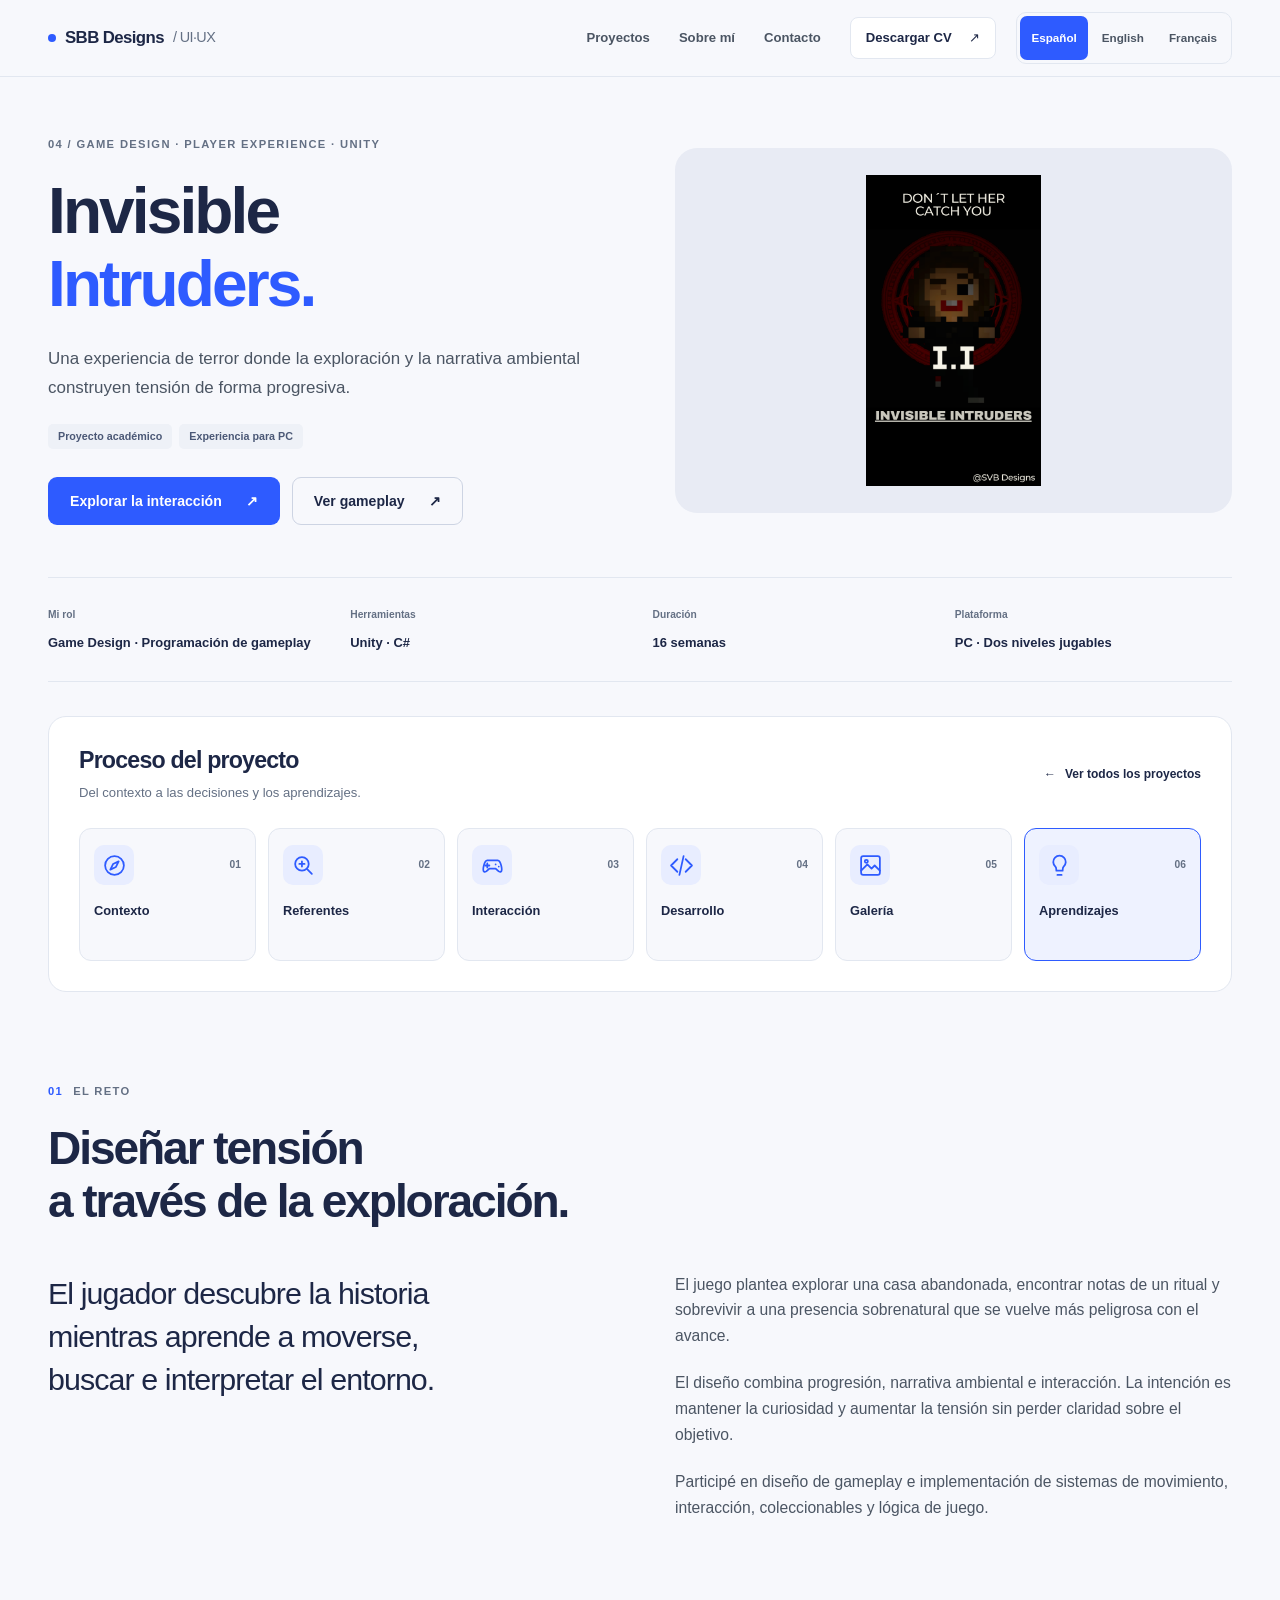
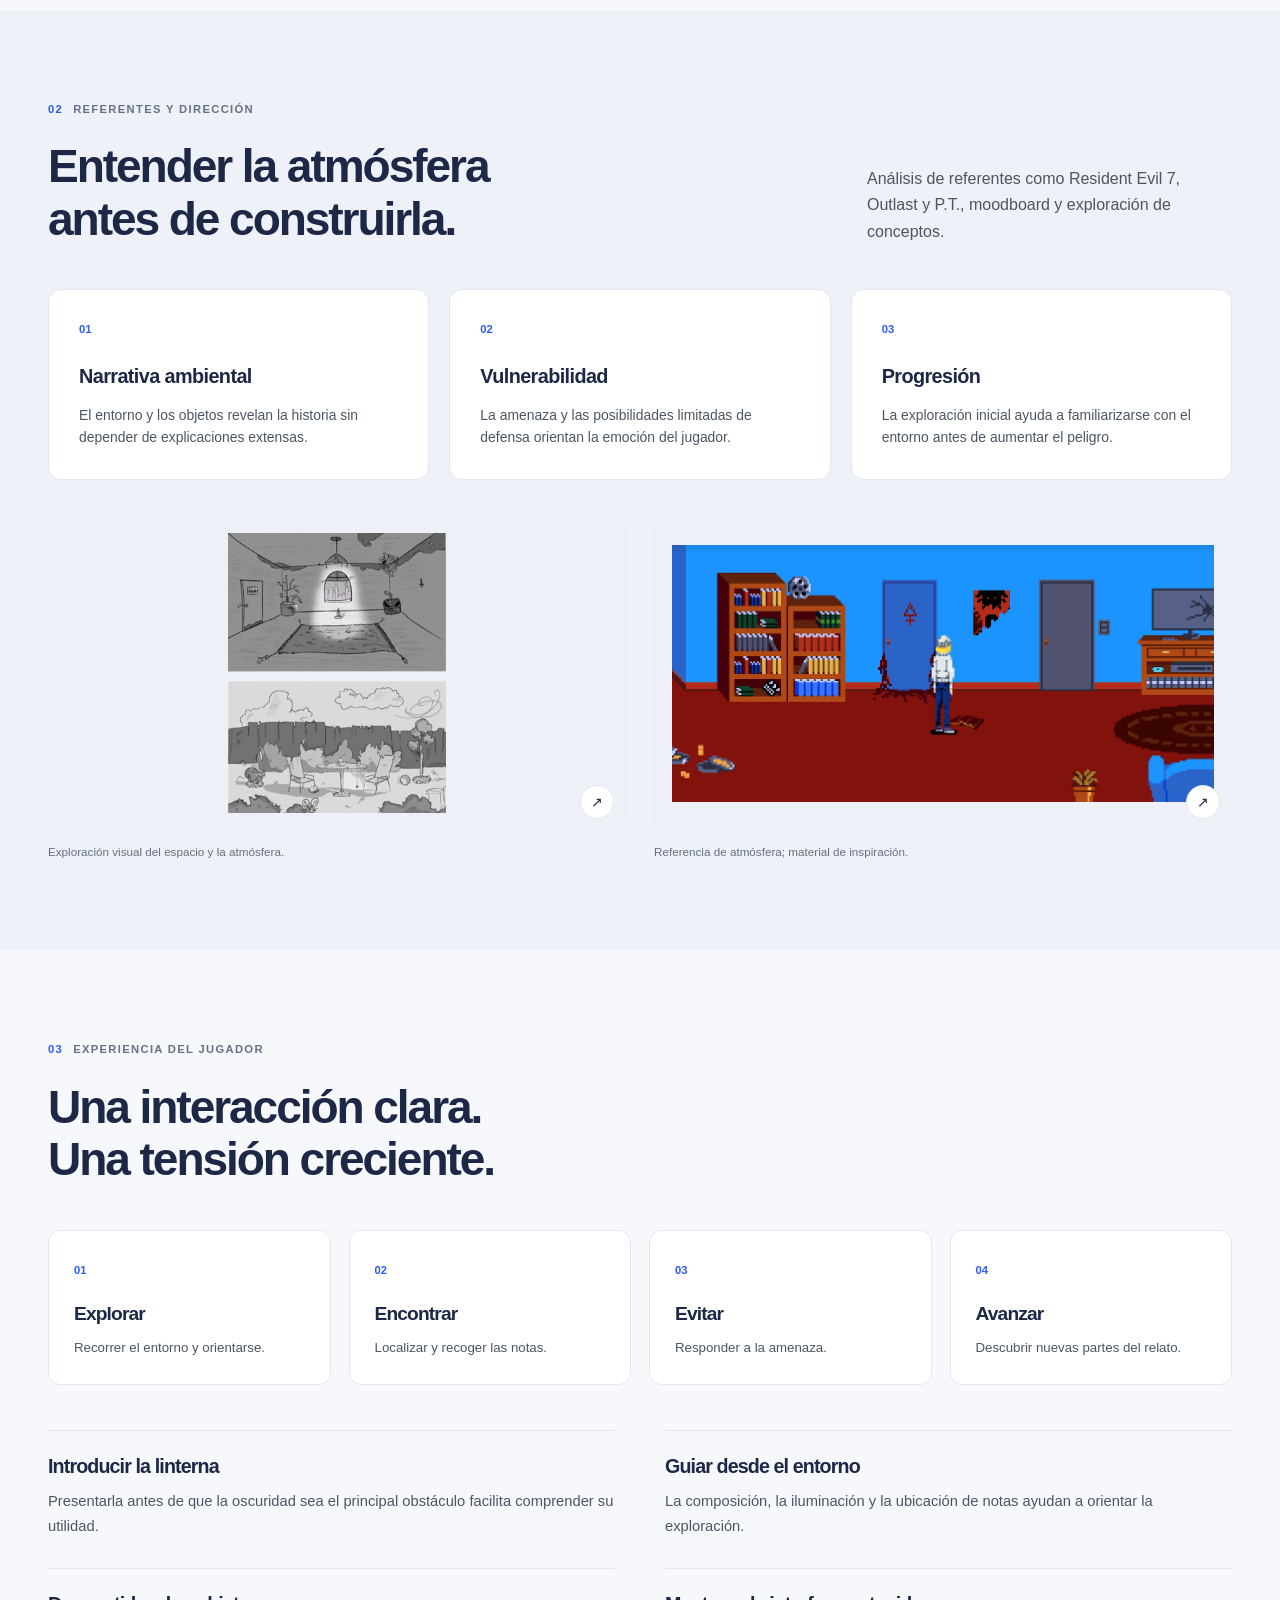
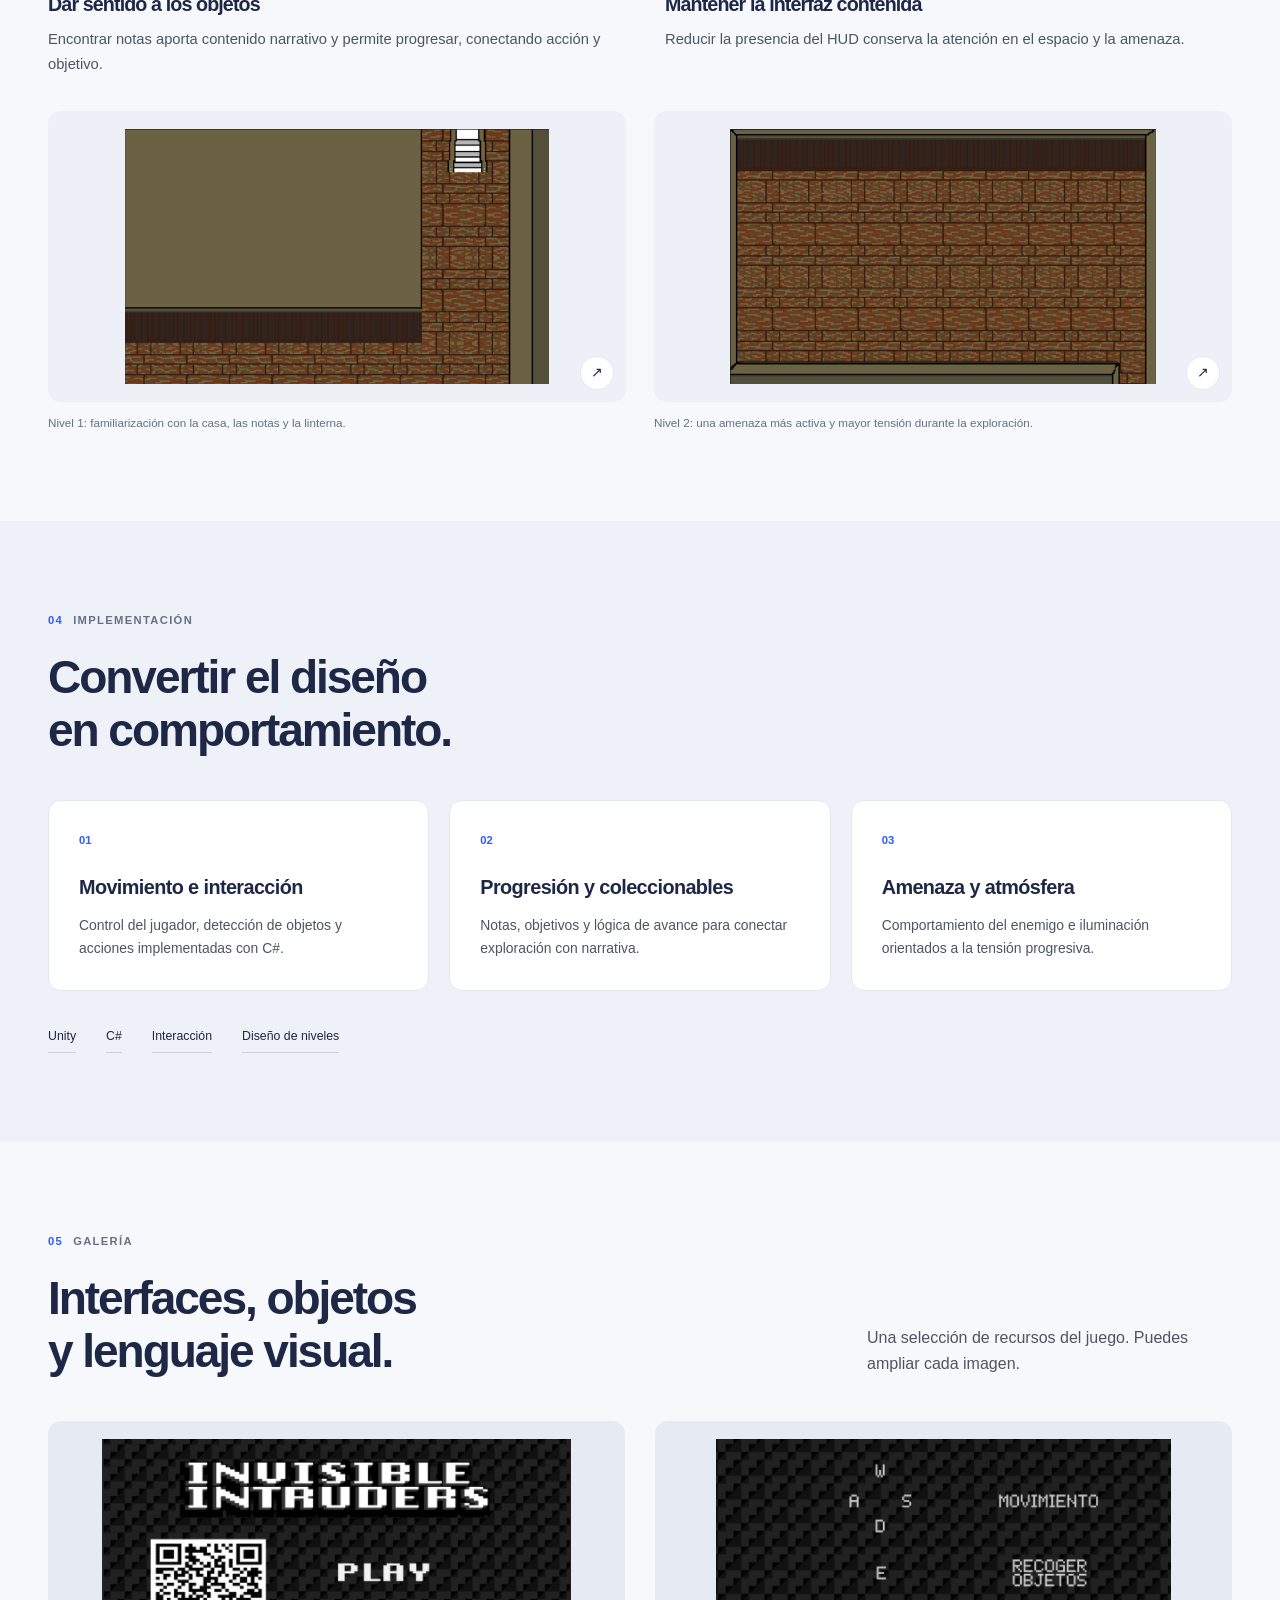
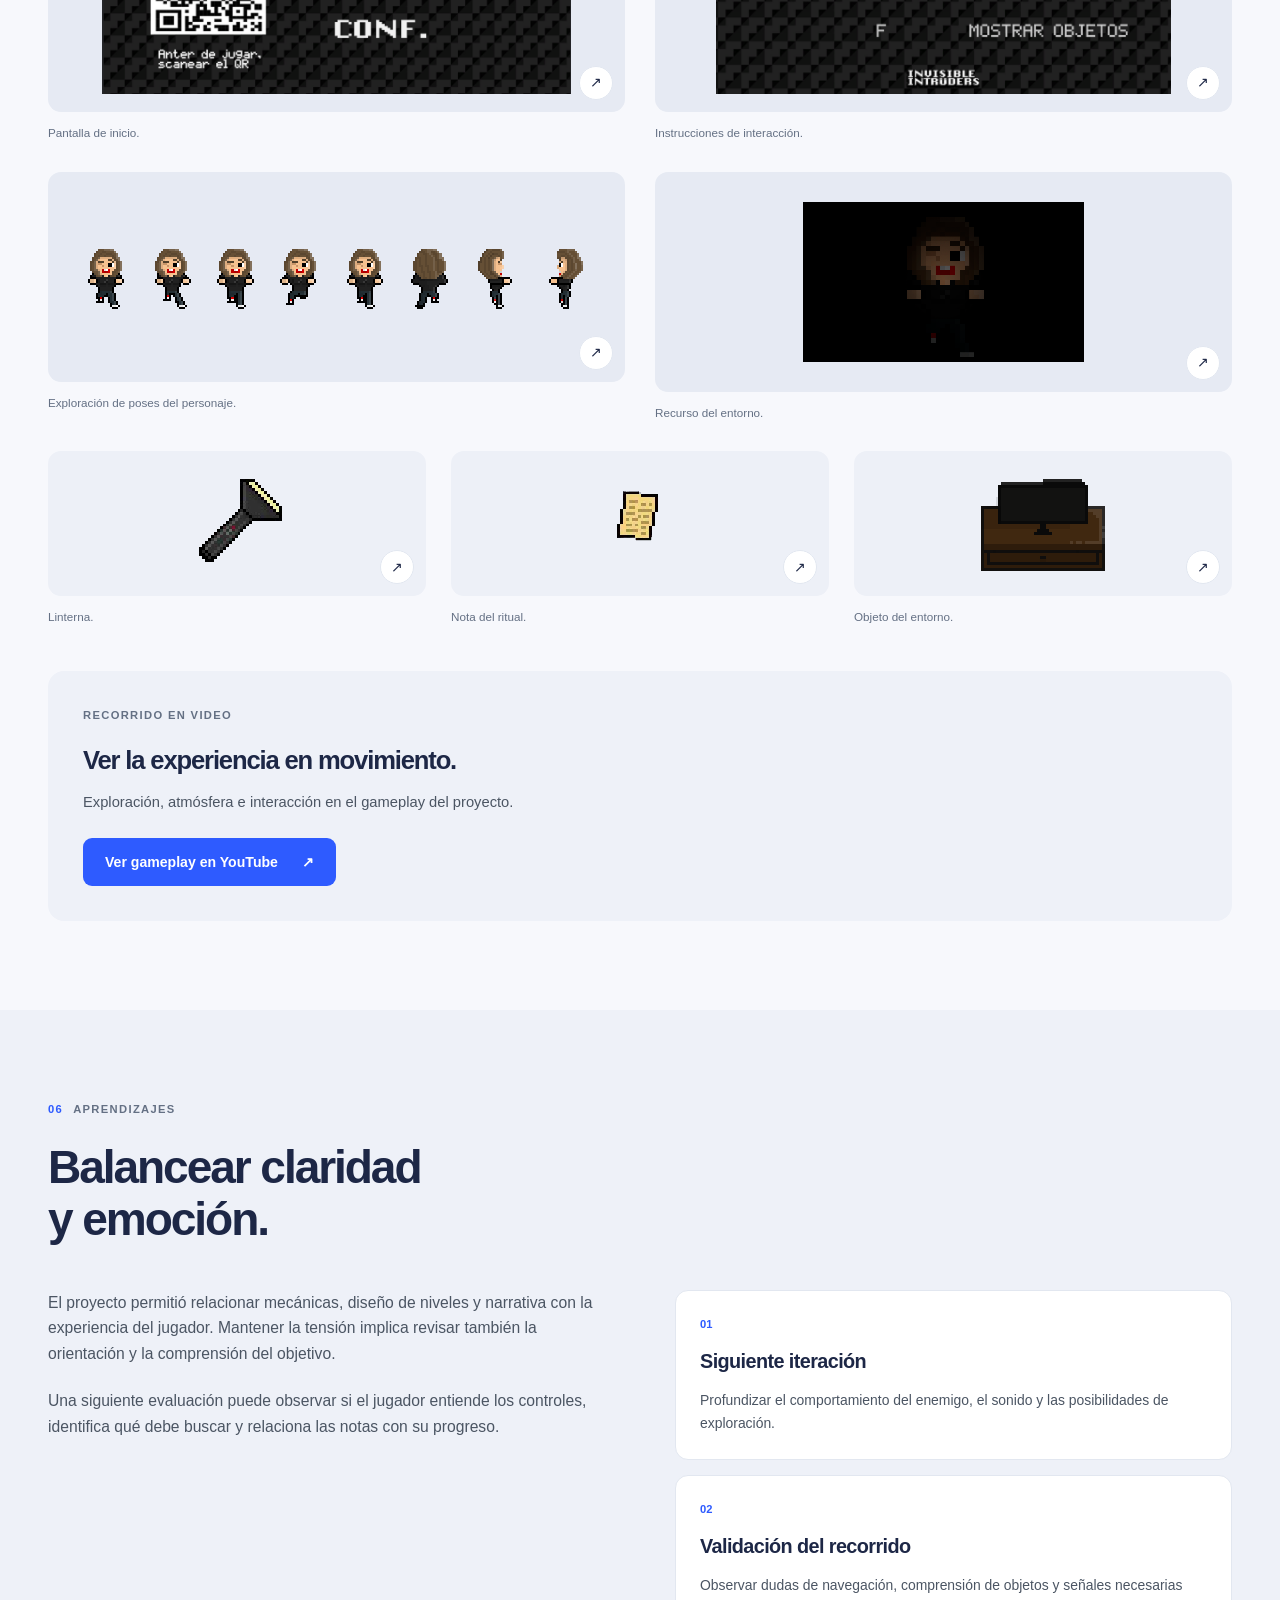
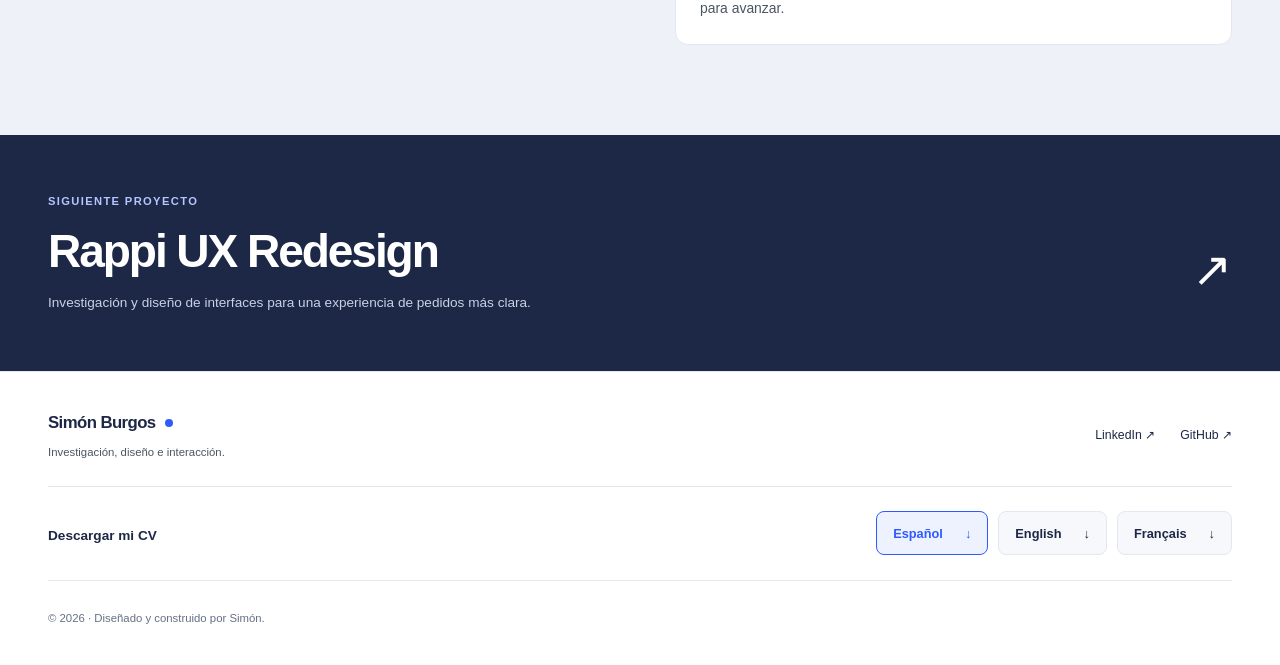
<file: InvisibleIntruders/index.html>
<!doctype html>
<html lang="es"><head><meta charset="utf-8"><meta name="viewport" content="width=device-width,initial-scale=1"><title>Invisible Intruders | Simón Burgos</title><meta name="description" content="Caso académico de diseño de videojuegos, interacción y desarrollo en Unity. Exploración, narrativa y experiencia del jugador."><meta name="theme-color" content="#F7F8FC"><link rel="canonical" href="https://simonburgosb.github.io/InvisibleIntruders/index.html"><meta property="og:type" content="website"><meta property="og:locale" content="es_CO"><meta property="og:title" content="Invisible Intruders | Simón Burgos"><meta property="og:description" content="Caso académico de diseño de videojuegos, interacción y desarrollo en Unity. Exploración, narrativa y experiencia del jugador."><meta property="og:url" content="https://simonburgosb.github.io/InvisibleIntruders/index.html"><meta property="og:image" content="https://simonburgosb.github.io/InvisibleIntruders/afiche.png"><link rel="stylesheet" href="../styles.css"><script src="../script.js" defer></script></head>
<body class="case-page invisibleintruders"><a class="skip-link" href="#main">Saltar al contenido</a>
    <header class="site-header"><div class="container header-inner">
      <a class="brand" href="../index.html#hero" aria-label="SBB Designs, inicio"><span class="brand-dot" aria-hidden="true"></span>SBB Designs<span class="brand-role"> / UI·UX</span></a>
      <nav id="main-nav" class="main-nav" aria-label="Navegación principal">
        <a href="../index.html#projects">Proyectos</a><a href="../index.html#about">Sobre mí</a><a href="../index.html#contact">Contacto</a>
        <a class="nav-cv" data-cv-active href="../Cv_SimonBurgos_es.pdf" target="_blank" rel="noopener">Descargar CV <span aria-hidden="true">↗</span><span class="sr-only"> (PDF, abre en otra pestaña)</span></a>
      </nav>
      <div class="header-tools">
        <div class="language-switcher" role="group" aria-label="Idioma del sitio">
          <button type="button" data-language="es" lang="es" aria-label="Español" aria-pressed="true"><span class="language-full">Español</span><span class="language-short" aria-hidden="true">ES</span></button>
          <button type="button" data-language="en" lang="en" aria-label="English" aria-pressed="false"><span class="language-full">English</span><span class="language-short" aria-hidden="true">EN</span></button>
          <button type="button" data-language="fr" lang="fr" aria-label="Français" aria-pressed="false"><span class="language-full">Français</span><span class="language-short" aria-hidden="true">FR</span></button>
        </div>
        <button class="menu-toggle" type="button" aria-controls="main-nav" aria-expanded="false" aria-label="Abrir menú"><span></span><span></span></button>
      </div><p class="sr-only" id="language-status" role="status" aria-live="polite"></p></div></header><main id="main">

<section class="case-hero container" id="hero"><div><p class="eyebrow">04 / GAME DESIGN · PLAYER EXPERIENCE · UNITY</p><h1>Invisible<br><em>Intruders.</em></h1><p class="hero-description">Una experiencia de terror donde la exploración y la narrativa ambiental construyen tensión de forma progresiva.</p><ul class="tags" aria-label="Áreas del proyecto"><li>Proyecto académico</li><li>Experiencia para PC</li></ul><div class="actions"><a class="btn btn-primary" href="#gameplay" >Explorar la interacción<span aria-hidden="true">↗</span></a><a class="btn btn-secondary" href="https://www.youtube.com/watch?v=LPZ8uAM1y9E" target=_blank rel=noopener>Ver gameplay<span aria-hidden="true">↗</span><span class=sr-only> (abre en otra pestaña)</span></a></div></div><div class="case-cover intruders-poster"><img src="afiche.png" alt="Afiche de Invisible Intruders con el personaje sobrenatural del juego" class="poster-image" loading="eager" decoding="async" fetchpriority=high></div></section>
<div class="container"><dl class="project-facts"><div><dt>Mi rol</dt><dd>Game Design · Programación de gameplay</dd></div><div><dt>Herramientas</dt><dd>Unity · C#</dd></div><div><dt>Duración</dt><dd>16 semanas</dd></div><div><dt>Plataforma</dt><dd>PC · Dos niveles jugables</dd></div></dl></div><section class="case-process container" id="project-process" aria-labelledby="project-process-title"><div class="process-heading"><div><h2 id="project-process-title">Proceso del proyecto</h2><p>Del contexto a las decisiones y los aprendizajes.</p></div><a class="process-back" href="../index.html#projects"><span aria-hidden="true">←</span> Ver todos los proyectos</a></div><nav class="process-nav" aria-label="Etapas del proyecto"><ol class="process-grid"><li><a class="process-step" href="#overview"><span class="process-step-top"><span class="process-icon"><svg viewBox="0 0 24 24" fill="none" stroke="currentColor" stroke-width="1.7" stroke-linecap="round" stroke-linejoin="round" aria-hidden="true" focusable="false"><circle cx="12" cy="12" r="9"/><path d="m16 8-2.6 5.4L8 16l2.6-5.4L16 8Z"/></svg></span><span class="process-step-number" aria-hidden="true">01</span></span><span class="process-step-label">Contexto</span></a></li><li><a class="process-step" href="#research"><span class="process-step-top"><span class="process-icon"><svg viewBox="0 0 24 24" fill="none" stroke="currentColor" stroke-width="1.7" stroke-linecap="round" stroke-linejoin="round" aria-hidden="true" focusable="false"><circle cx="10.5" cy="10.5" r="6.5"/><path d="m15.5 15.5 4.5 4.5M8 10.5h5M10.5 8v5"/></svg></span><span class="process-step-number" aria-hidden="true">02</span></span><span class="process-step-label">Referentes</span></a></li><li><a class="process-step" href="#gameplay"><span class="process-step-top"><span class="process-icon"><svg viewBox="0 0 24 24" fill="none" stroke="currentColor" stroke-width="1.7" stroke-linecap="round" stroke-linejoin="round" aria-hidden="true" focusable="false"><path d="M7 7h10c3 0 5 10 3 11-1 .8-3-1-5-3H9c-2 2-4 3.8-5 3C2 17 4 7 7 7Z"/><path d="M7 10v4M5 12h4m6-1h.01M18 13h.01"/></svg></span><span class="process-step-number" aria-hidden="true">03</span></span><span class="process-step-label">Interacción</span></a></li><li><a class="process-step" href="#technical"><span class="process-step-top"><span class="process-icon"><svg viewBox="0 0 24 24" fill="none" stroke="currentColor" stroke-width="1.7" stroke-linecap="round" stroke-linejoin="round" aria-hidden="true" focusable="false"><path d="m8 6-6 6 6 6m8-12 6 6-6 6M14 3l-4 18"/></svg></span><span class="process-step-number" aria-hidden="true">04</span></span><span class="process-step-label">Desarrollo</span></a></li><li><a class="process-step" href="#gallery"><span class="process-step-top"><span class="process-icon"><svg viewBox="0 0 24 24" fill="none" stroke="currentColor" stroke-width="1.7" stroke-linecap="round" stroke-linejoin="round" aria-hidden="true" focusable="false"><rect x="3" y="3" width="18" height="18" rx="2"/><circle cx="8" cy="8" r="1.5"/><path d="m3 17 6-6 4 4 3-3 5 5"/></svg></span><span class="process-step-number" aria-hidden="true">05</span></span><span class="process-step-label">Galería</span></a></li><li><a class="process-step" href="#reflection"><span class="process-step-top"><span class="process-icon"><svg viewBox="0 0 24 24" fill="none" stroke="currentColor" stroke-width="1.7" stroke-linecap="round" stroke-linejoin="round" aria-hidden="true" focusable="false"><path d="M9 17h6m-5 4h4M8 13a6 6 0 1 1 8 0c-1 .8-1 2-1 4H9c0-2 0-3.2-1-4Z"/></svg></span><span class="process-step-number" aria-hidden="true">06</span></span><span class="process-step-label">Aprendizajes</span></a></li></ol></nav></section>
<section class="section container" id="overview"><div class="section-heading"><div><p class="eyebrow"><span>01</span> El reto</p><h2>Diseñar tensión<br>a través de la exploración.</h2></div></div><div class="editorial-grid"><p class="big-statement">El jugador descubre la historia mientras aprende a moverse, buscar e interpretar el entorno.</p><div class="prose"><p>El juego plantea explorar una casa abandonada, encontrar notas de un ritual y sobrevivir a una presencia sobrenatural que se vuelve más peligrosa con el avance.</p><p>El diseño combina progresión, narrativa ambiental e interacción. La intención es mantener la curiosidad y aumentar la tensión sin perder claridad sobre el objetivo.</p><p>Participé en diseño de gameplay e implementación de sistemas de movimiento, interacción, coleccionables y lógica de juego.</p></div></div></section>
<section class="section section-tint" id="research"><div class="container"><div class="section-heading"><div><p class="eyebrow"><span>02</span> Referentes y dirección</p><h2>Entender la atmósfera<br>antes de construirla.</h2></div><p class=section-intro>Análisis de referentes como Resident Evil 7, Outlast y P.T., moodboard y exploración de conceptos.</p></div>
<div class="cards "><article class="info-card"><span class="card-number">01</span><h3>Narrativa ambiental</h3><p>El entorno y los objetos revelan la historia sin depender de explicaciones extensas.</p></article><article class="info-card"><span class="card-number">02</span><h3>Vulnerabilidad</h3><p>La amenaza y las posibilidades limitadas de defensa orientan la emoción del jugador.</p></article><article class="info-card"><span class="card-number">03</span><h3>Progresión</h3><p>La exploración inicial ayuda a familiarizarse con el entorno antes de aumentar el peligro.</p></article></div><div class="reference-grid"><figure class="wide-figure"><a class="image-link" href="escenario.png" data-lightbox aria-label="Ampliar: Bocetos de escenarios interiores y exteriores"><img src="escenario.png" alt="Bocetos de escenarios interiores y exteriores" class="" loading="lazy" decoding="async" ><span class="zoom-hint" aria-hidden="true">↗</span></a><figcaption>Exploración visual del espacio y la atmósfera.</figcaption></figure><figure class="wide-figure"><a class="image-link" href="moodboard3.png" data-lightbox aria-label="Ampliar: Referencia visual del moodboard de terror"><img src="moodboard3.png" alt="Referencia visual del moodboard de terror" class="" loading="lazy" decoding="async" ><span class="zoom-hint" aria-hidden="true">↗</span></a><figcaption>Referencia de atmósfera; material de inspiración.</figcaption></figure></div></div></section>
<section class="section container" id="gameplay"><div class="section-heading"><div><p class="eyebrow"><span>03</span> Experiencia del jugador</p><h2>Una interacción clara.<br>Una tensión creciente.</h2></div></div>
<ol class="game-loop"><li><span>01</span><h3>Explorar</h3><p>Recorrer el entorno y orientarse.</p></li><li><span>02</span><h3>Encontrar</h3><p>Localizar y recoger las notas.</p></li><li><span>03</span><h3>Evitar</h3><p>Responder a la amenaza.</p></li><li><span>04</span><h3>Avanzar</h3><p>Descubrir nuevas partes del relato.</p></li></ol>
<div class="player-decisions"><article><h3>Introducir la linterna</h3><p>Presentarla antes de que la oscuridad sea el principal obstáculo facilita comprender su utilidad.</p></article><article><h3>Guiar desde el entorno</h3><p>La composición, la iluminación y la ubicación de notas ayudan a orientar la exploración.</p></article><article><h3>Dar sentido a los objetos</h3><p>Encontrar notas aporta contenido narrativo y permite progresar, conectando acción y objetivo.</p></article><article><h3>Mantener la interfaz contenida</h3><p>Reducir la presencia del HUD conserva la atención en el espacio y la amenaza.</p></article></div>
<div class="level-grid"><figure class="wide-figure"><a class="image-link" href="level1.png" data-lightbox aria-label="Ampliar: Vista del primer nivel del juego"><img src="level1.png" alt="Vista del primer nivel del juego" class="" loading="lazy" decoding="async" ><span class="zoom-hint" aria-hidden="true">↗</span></a><figcaption>Nivel 1: familiarización con la casa, las notas y la linterna.</figcaption></figure><figure class="wide-figure"><a class="image-link" href="level2.png" data-lightbox aria-label="Ampliar: Vista del segundo nivel del juego"><img src="level2.png" alt="Vista del segundo nivel del juego" class="" loading="lazy" decoding="async" ><span class="zoom-hint" aria-hidden="true">↗</span></a><figcaption>Nivel 2: una amenaza más activa y mayor tensión durante la exploración.</figcaption></figure></div></section>
<section class="section section-tint" id="technical"><div class="container"><div class="section-heading"><div><p class="eyebrow"><span>04</span> Implementación</p><h2>Convertir el diseño<br>en comportamiento.</h2></div></div>
<div class="cards "><article class="info-card"><span class="card-number">01</span><h3>Movimiento e interacción</h3><p>Control del jugador, detección de objetos y acciones implementadas con C#.</p></article><article class="info-card"><span class="card-number">02</span><h3>Progresión y coleccionables</h3><p>Notas, objetivos y lógica de avance para conectar exploración con narrativa.</p></article><article class="info-card"><span class="card-number">03</span><h3>Amenaza y atmósfera</h3><p>Comportamiento del enemigo e iluminación orientados a la tensión progresiva.</p></article></div><div class="tech-strip"><span>Unity</span><span>C#</span><span>Interacción</span><span>Diseño de niveles</span></div></div></section>
<section class="section container" id="gallery"><div class="section-heading"><div><p class="eyebrow"><span>05</span> Galería</p><h2>Interfaces, objetos<br>y lenguaje visual.</h2></div><p class=section-intro>Una selección de recursos del juego. Puedes ampliar cada imagen.</p></div>
<div class="game-gallery"><figure class="wide-figure"><a class="image-link" href="gallery1.png" data-lightbox aria-label="Ampliar: Pantalla de inicio de Invisible Intruders"><img src="gallery1.png" alt="Pantalla de inicio de Invisible Intruders" class="" loading="lazy" decoding="async" ><span class="zoom-hint" aria-hidden="true">↗</span></a><figcaption>Pantalla de inicio.</figcaption></figure><figure class="wide-figure"><a class="image-link" href="gallery2.png" data-lightbox aria-label="Ampliar: Pantalla con controles de movimiento y acciones"><img src="gallery2.png" alt="Pantalla con controles de movimiento y acciones" class="" loading="lazy" decoding="async" ><span class="zoom-hint" aria-hidden="true">↗</span></a><figcaption>Instrucciones de interacción.</figcaption></figure><figure class="sprite-figure"><a class="image-link" href="gallery3.png" data-lightbox aria-label="Ampliar: Sprites del personaje y sus direcciones"><img src="gallery3.png" alt="Sprites del personaje y sus direcciones" class="" loading="lazy" decoding="async" ><span class="zoom-hint" aria-hidden="true">↗</span></a><figcaption>Exploración de poses del personaje.</figcaption></figure><figure class="sprite-figure"><a class="image-link" href="gallery5.png" data-lightbox aria-label="Ampliar: Objeto de mobiliario pixel art"><img src="gallery5.png" alt="Objeto de mobiliario pixel art" class="" loading="lazy" decoding="async" ><span class="zoom-hint" aria-hidden="true">↗</span></a><figcaption>Recurso del entorno.</figcaption></figure></div><div class="object-strip"><figure class="object-figure"><a class="image-link" href="gallery7.png" data-lightbox aria-label="Ampliar: Sprite de la linterna"><img src="gallery7.png" alt="Sprite de la linterna" class="" loading="lazy" decoding="async" ><span class="zoom-hint" aria-hidden="true">↗</span></a><figcaption>Linterna.</figcaption></figure><figure class="object-figure"><a class="image-link" href="gallery8.png" data-lightbox aria-label="Ampliar: Sprite de una nota del ritual"><img src="gallery8.png" alt="Sprite de una nota del ritual" class="" loading="lazy" decoding="async" ><span class="zoom-hint" aria-hidden="true">↗</span></a><figcaption>Nota del ritual.</figcaption></figure><figure class="object-figure"><a class="image-link" href="gallery9.png" data-lightbox aria-label="Ampliar: Sprite de un objeto del entorno"><img src="gallery9.png" alt="Sprite de un objeto del entorno" class="" loading="lazy" decoding="async" ><span class="zoom-hint" aria-hidden="true">↗</span></a><figcaption>Objeto del entorno.</figcaption></figure></div><div class="gameplay-link"><p class="eyebrow">RECORRIDO EN VIDEO</p><h3>Ver la experiencia en movimiento.</h3><p>Exploración, atmósfera e interacción en el gameplay del proyecto.</p><a class="btn btn-primary" href="https://www.youtube.com/watch?v=LPZ8uAM1y9E" target=_blank rel=noopener>Ver gameplay en YouTube<span aria-hidden="true">↗</span><span class=sr-only> (abre en otra pestaña)</span></a></div></section>
<section class="section section-tint" id="reflection"><div class="container"><div class="section-heading"><div><p class="eyebrow"><span>06</span> Aprendizajes</p><h2>Balancear claridad<br>y emoción.</h2></div></div>
<div class="editorial-grid"><div class="prose"><p>El proyecto permitió relacionar mecánicas, diseño de niveles y narrativa con la experiencia del jugador. Mantener la tensión implica revisar también la orientación y la comprensión del objetivo.</p><p>Una siguiente evaluación puede observar si el jugador entiende los controles, identifica qué debe buscar y relaciona las notas con su progreso.</p></div><div class="cards two-cards"><article class="info-card"><span class="card-number">01</span><h3>Siguiente iteración</h3><p>Profundizar el comportamiento del enemigo, el sonido y las posibilidades de exploración.</p></article><article class="info-card"><span class="card-number">02</span><h3>Validación del recorrido</h3><p>Observar dudas de navegación, comprensión de objetos y señales necesarias para avanzar.</p></article></div></div></div></section>
<section class="next-project"><div class="container"><p class="eyebrow">Siguiente proyecto</p><a href="../RedesignRappi/index.html"><div><h2>Rappi UX Redesign</h2><p>Investigación y diseño de interfaces para una experiencia de pedidos más clara.</p></div><span aria-hidden="true">↗</span></a></div></section></main><footer class="site-footer"><div class="container footer-inner"><div><a class="brand" href="../index.html#hero">Simón Burgos<span class="brand-dot" aria-hidden="true"></span></a><p>Investigación, diseño e interacción.</p></div><div class="footer-links"><a href="https://www.linkedin.com/in/simon-burgos-betancourt-07885b277/" target="_blank" rel="noopener">LinkedIn ↗<span class="sr-only"> (abre en otra pestaña)</span></a><a href="https://github.com/simonburgosb" target="_blank" rel="noopener">GitHub ↗<span class="sr-only"> (abre en otra pestaña)</span></a></div><div class="footer-cv"><p>Descargar mi CV</p><div class="footer-cv-links"><a class="cv-quick-link" data-cv-code="es" href="../Cv_SimonBurgos_es.pdf" download="Simon_Burgos_CV_ES.pdf" aria-label="Descargar CV en español (PDF)"><span lang="es" data-no-translate>Español</span><span aria-hidden="true">↓</span></a><a class="cv-quick-link" data-cv-code="en" href="../Cv_SimonBurgos_en.pdf" download="Simon_Burgos_CV_EN.pdf" aria-label="Descargar CV en inglés (PDF)"><span lang="en" data-no-translate>English</span><span aria-hidden="true">↓</span></a><a class="cv-quick-link" data-cv-code="fr" href="../Cv_SimonBurgos_fr.pdf" download="Simon_Burgos_CV_FR.pdf" aria-label="Descargar CV en francés (PDF)"><span lang="fr" data-no-translate>Français</span><span aria-hidden="true">↓</span></a></div></div><div class="footer-bottom"><p class="footer-note">© <span data-year>2026</span> · Diseñado y construido por Simón.</p></div></div></footer>
<dialog class="lightbox" id="image-dialog" aria-labelledby="lightbox-caption"><button class="lightbox-close" type="button" aria-label="Cerrar imagen">×</button><figure><img id="lightbox-image" alt=""><figcaption id="lightbox-caption"></figcaption></figure></dialog>
</body></html>
</file>
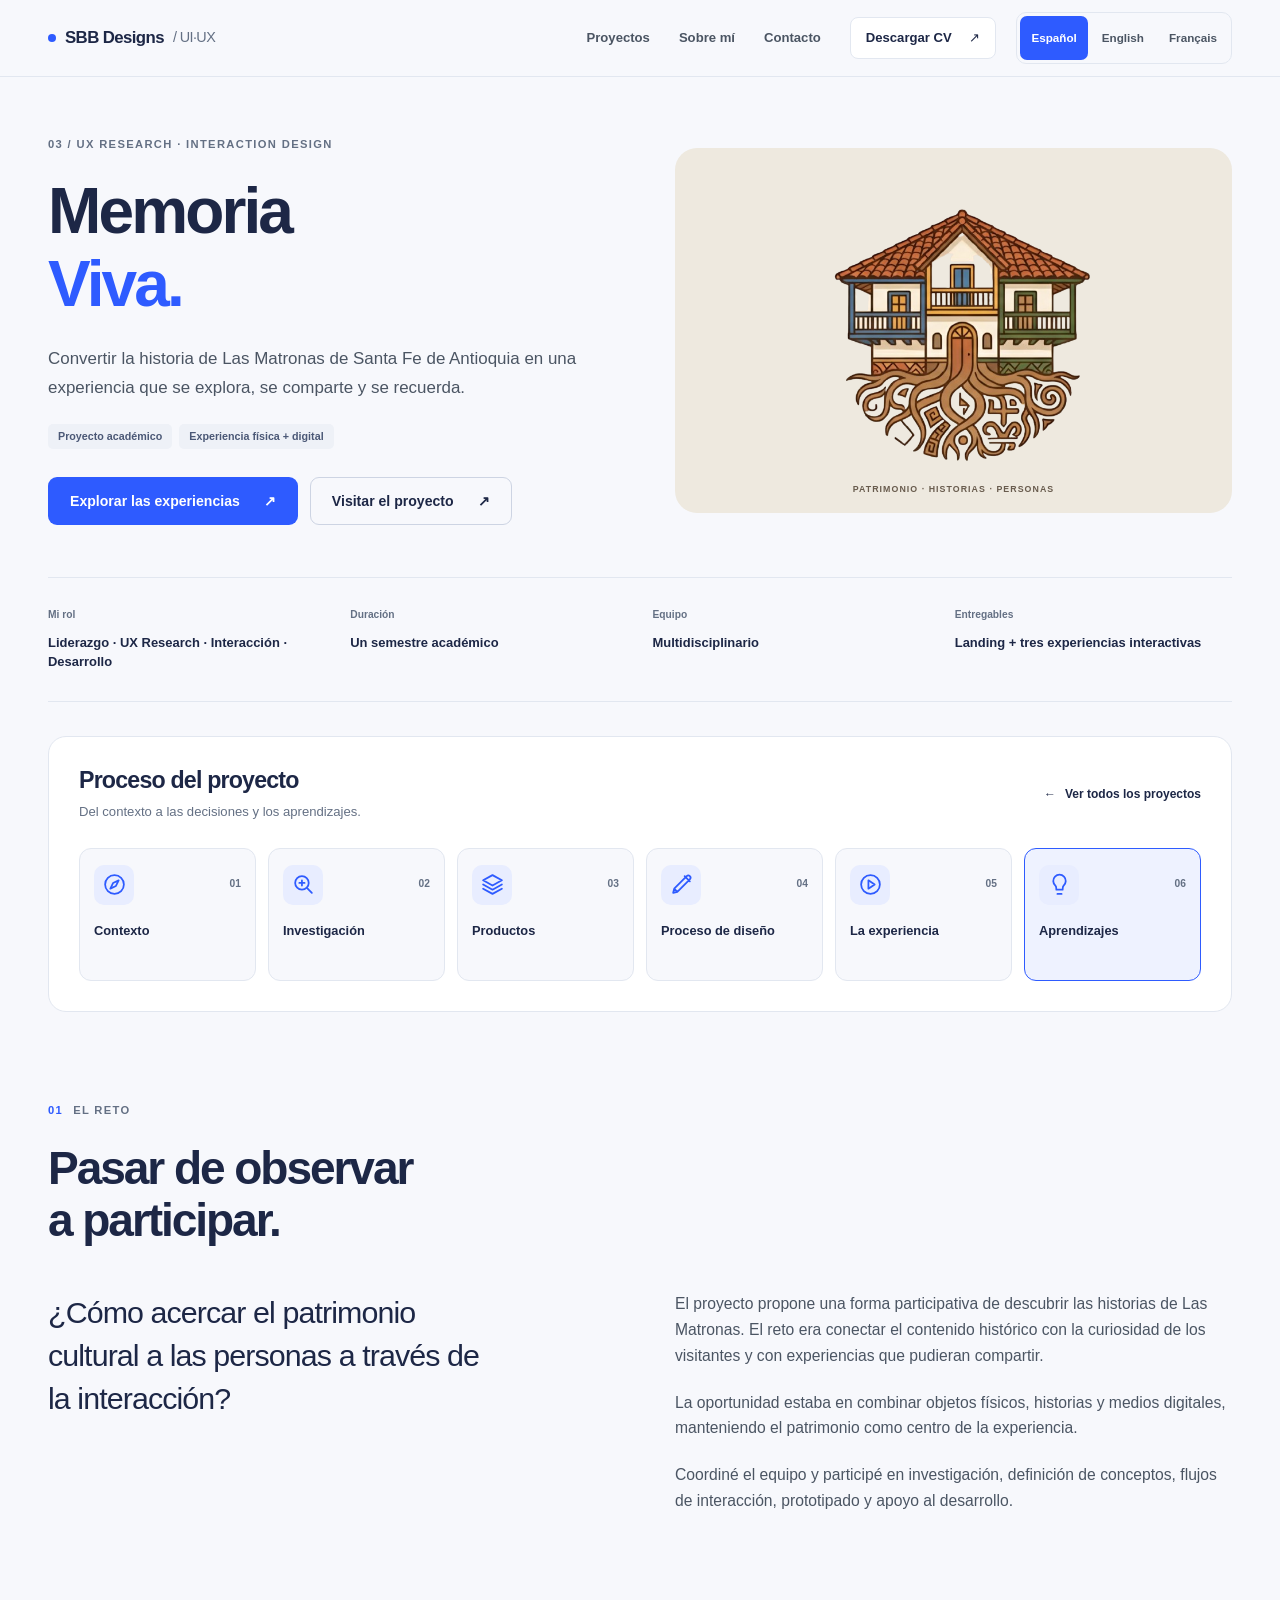
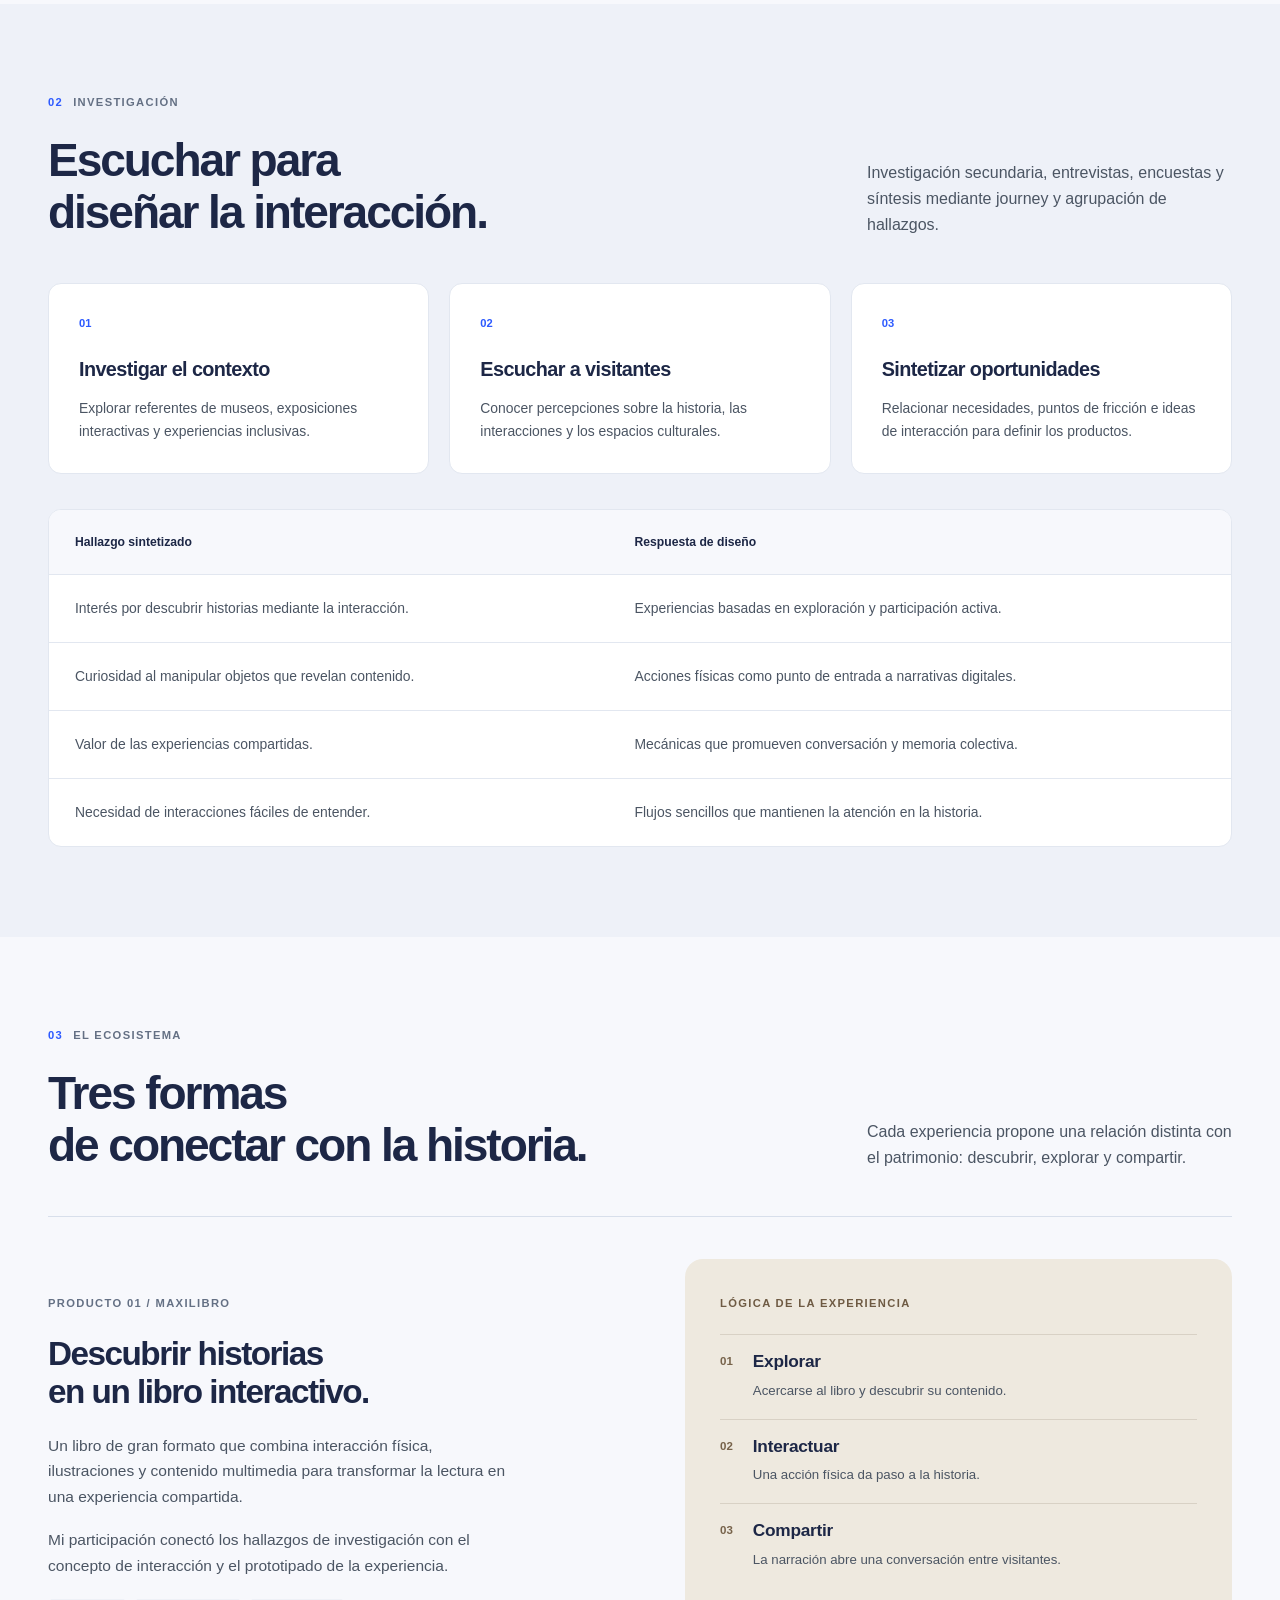
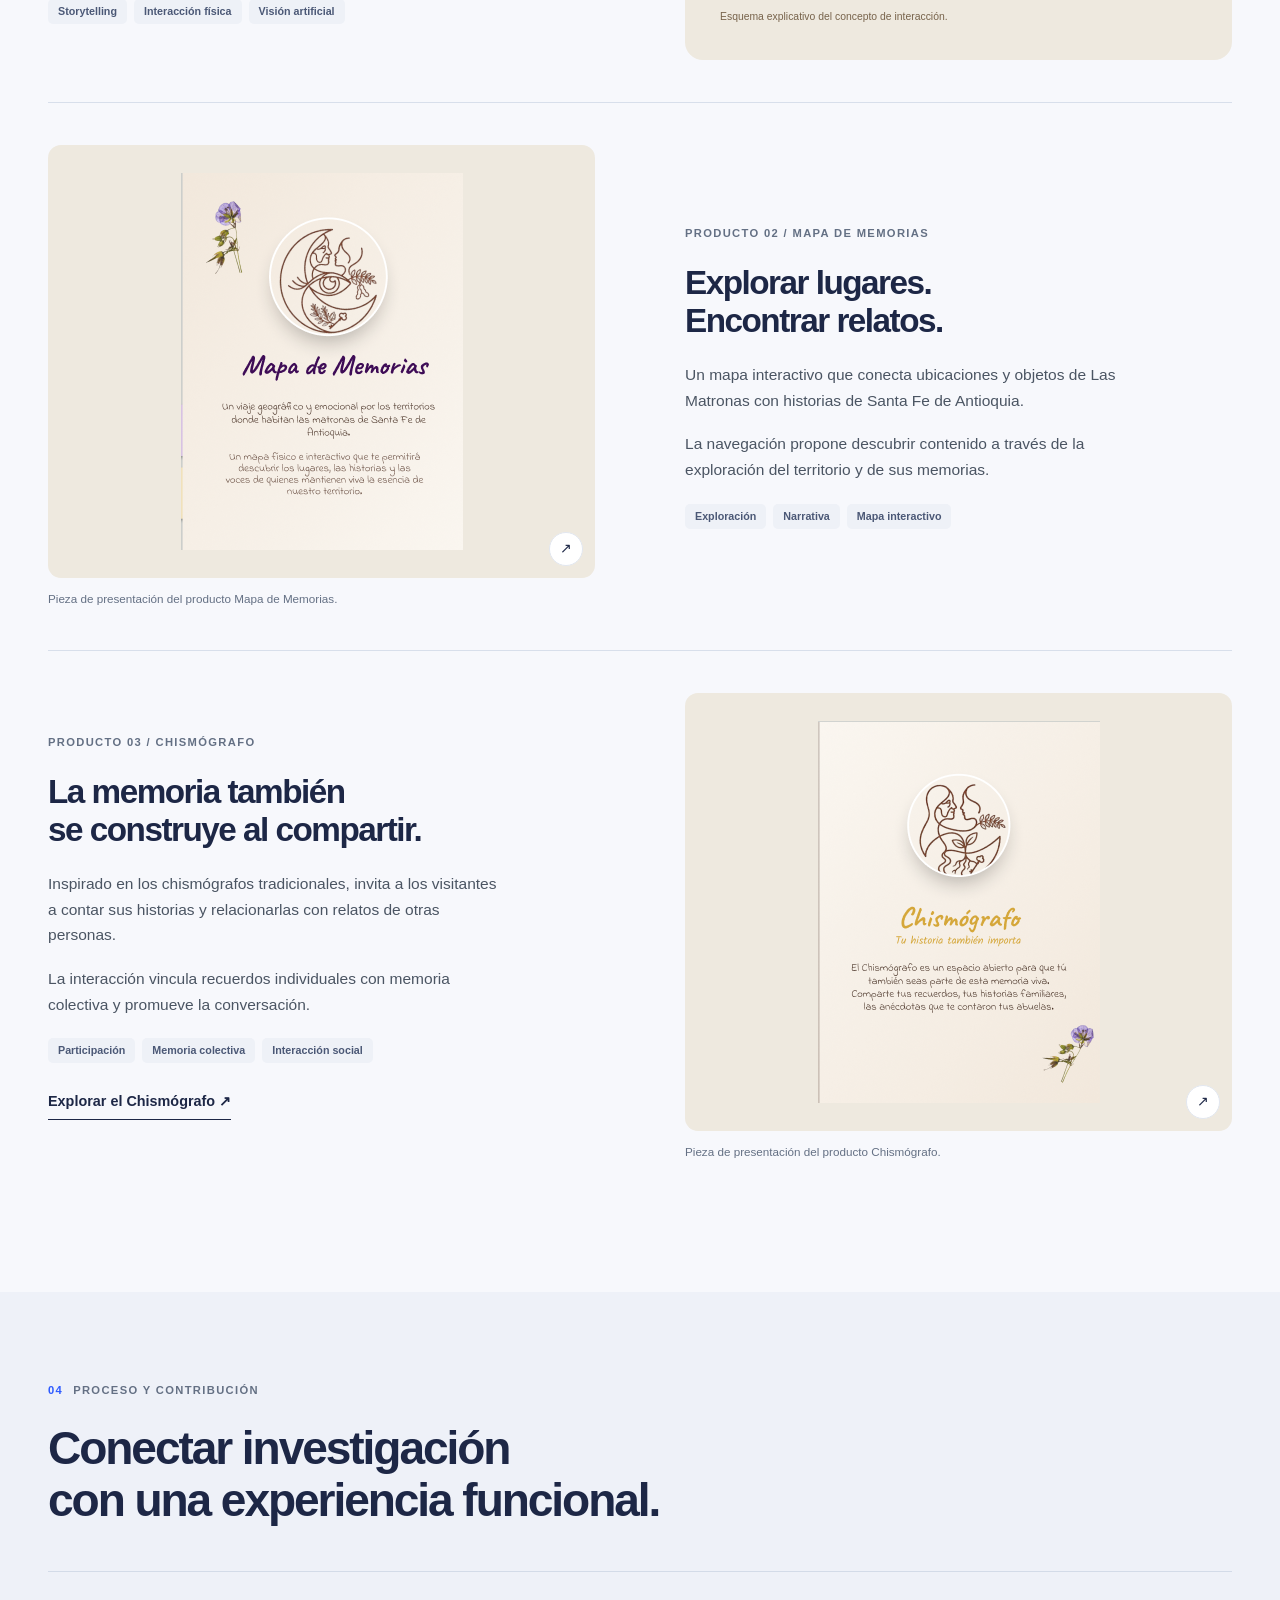
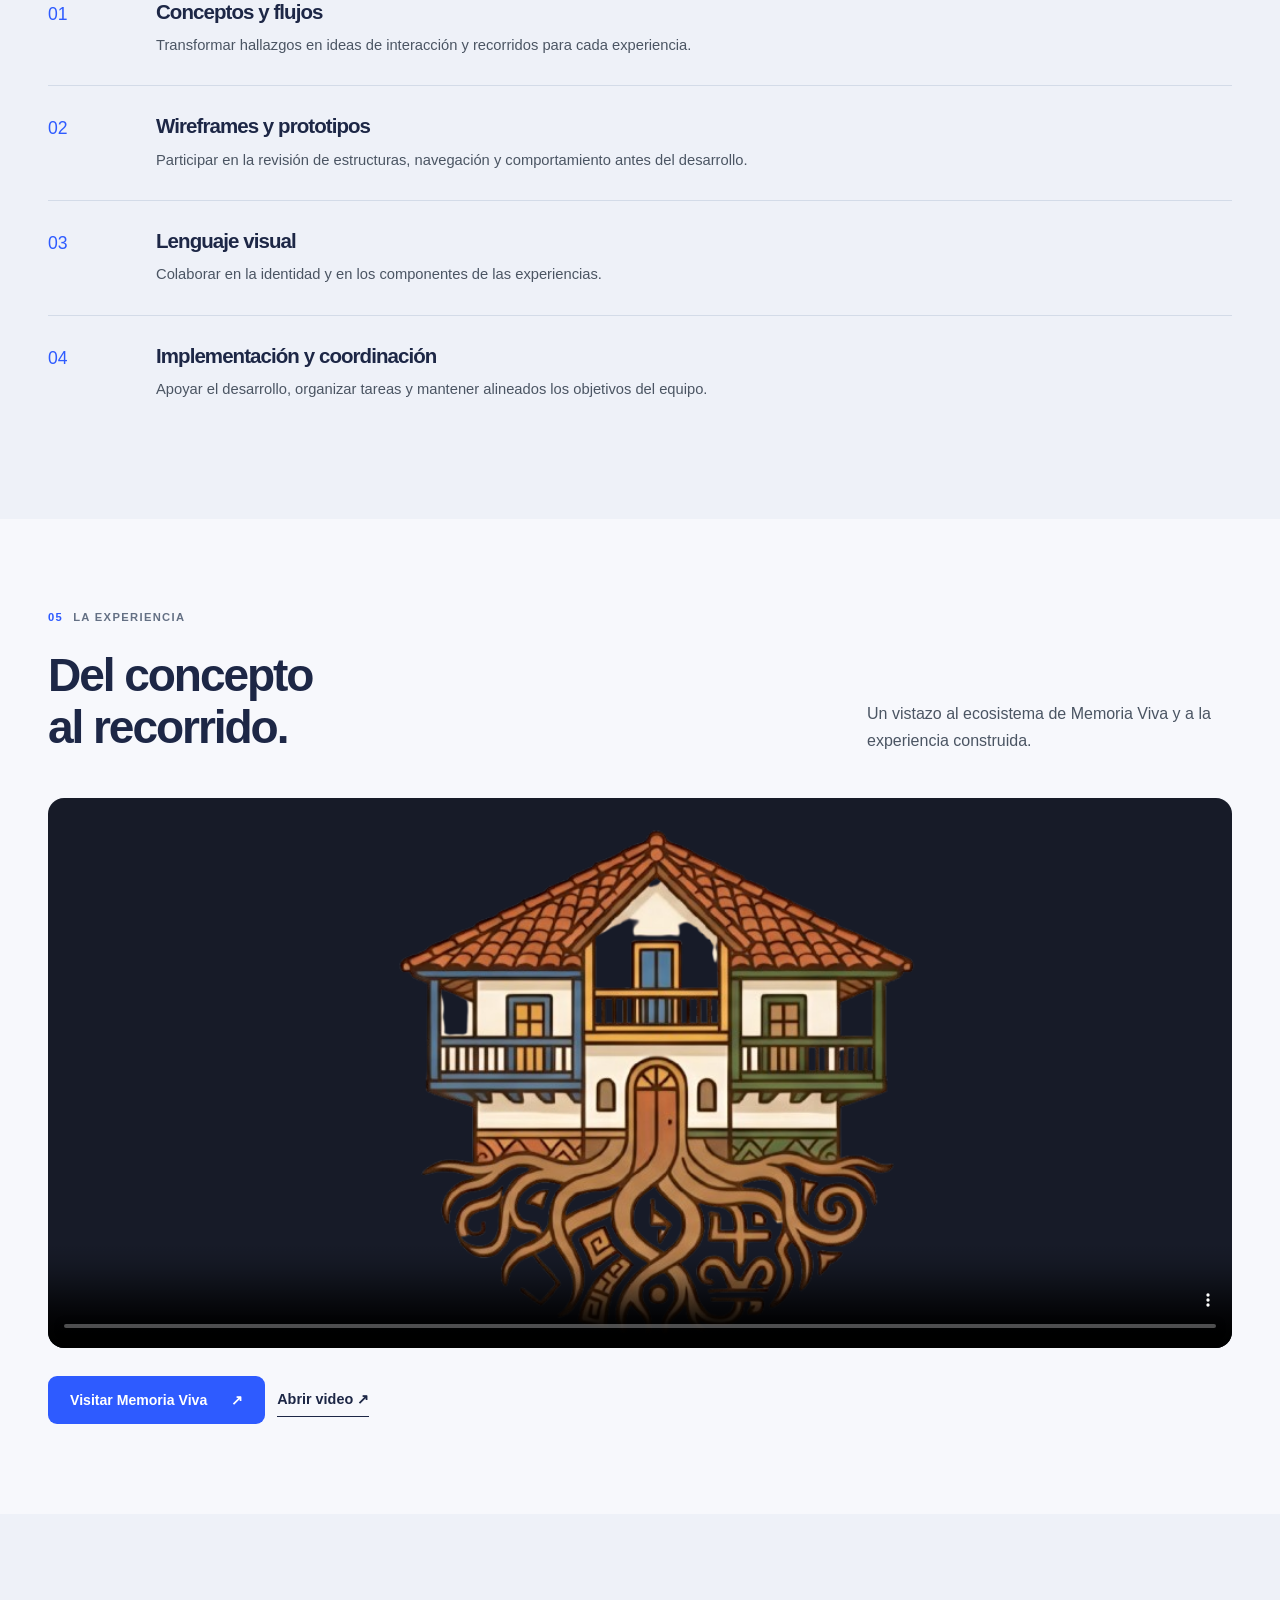
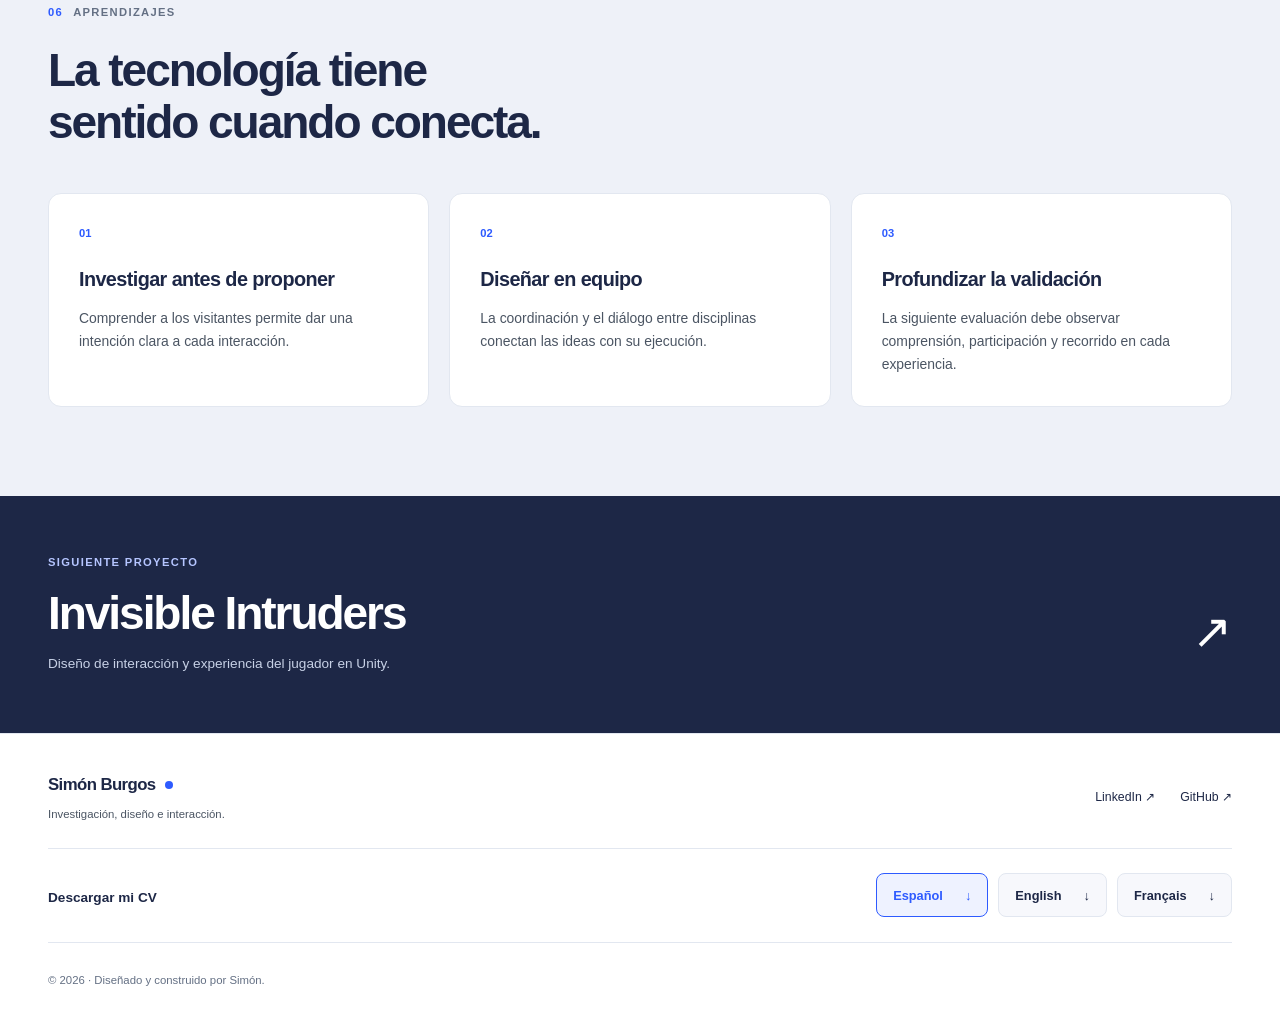
<file: MemoriaViva/index.html>
<!doctype html>
<html lang="es"><head><meta charset="utf-8"><meta name="viewport" content="width=device-width,initial-scale=1"><title>Memoria Viva | Simón Burgos</title><meta name="description" content="Caso de UX Research y diseño de interacción para descubrir y compartir las historias de Las Matronas de Santa Fe de Antioquia."><meta name="theme-color" content="#F7F8FC"><link rel="canonical" href="https://simonburgosb.github.io/MemoriaViva/index.html"><meta property="og:type" content="website"><meta property="og:locale" content="es_CO"><meta property="og:title" content="Memoria Viva | Simón Burgos"><meta property="og:description" content="Caso de UX Research y diseño de interacción para descubrir y compartir las historias de Las Matronas de Santa Fe de Antioquia."><meta property="og:url" content="https://simonburgosb.github.io/MemoriaViva/index.html"><meta property="og:image" content="https://simonburgosb.github.io/MemoriaViva/logo.png"><link rel="stylesheet" href="../styles.css"><script src="../script.js" defer></script></head>
<body class="case-page memoriaviva"><a class="skip-link" href="#main">Saltar al contenido</a>
    <header class="site-header"><div class="container header-inner">
      <a class="brand" href="../index.html#hero" aria-label="SBB Designs, inicio"><span class="brand-dot" aria-hidden="true"></span>SBB Designs<span class="brand-role"> / UI·UX</span></a>
      <nav id="main-nav" class="main-nav" aria-label="Navegación principal">
        <a href="../index.html#projects">Proyectos</a><a href="../index.html#about">Sobre mí</a><a href="../index.html#contact">Contacto</a>
        <a class="nav-cv" data-cv-active href="../Cv_SimonBurgos_es.pdf" target="_blank" rel="noopener">Descargar CV <span aria-hidden="true">↗</span><span class="sr-only"> (PDF, abre en otra pestaña)</span></a>
      </nav>
      <div class="header-tools">
        <div class="language-switcher" role="group" aria-label="Idioma del sitio">
          <button type="button" data-language="es" lang="es" aria-label="Español" aria-pressed="true"><span class="language-full">Español</span><span class="language-short" aria-hidden="true">ES</span></button>
          <button type="button" data-language="en" lang="en" aria-label="English" aria-pressed="false"><span class="language-full">English</span><span class="language-short" aria-hidden="true">EN</span></button>
          <button type="button" data-language="fr" lang="fr" aria-label="Français" aria-pressed="false"><span class="language-full">Français</span><span class="language-short" aria-hidden="true">FR</span></button>
        </div>
        <button class="menu-toggle" type="button" aria-controls="main-nav" aria-expanded="false" aria-label="Abrir menú"><span></span><span></span></button>
      </div><p class="sr-only" id="language-status" role="status" aria-live="polite"></p></div></header><main id="main">

<section class="case-hero container" id="hero"><div><p class="eyebrow">03 / UX RESEARCH · INTERACTION DESIGN</p><h1>Memoria<br><em>Viva.</em></h1><p class="hero-description">Convertir la historia de Las Matronas de Santa Fe de Antioquia en una experiencia que se explora, se comparte y se recuerda.</p><ul class="tags" aria-label="Áreas del proyecto"><li>Proyecto académico</li><li>Experiencia física + digital</li></ul><div class="actions"><a class="btn btn-primary" href="#products" >Explorar las experiencias<span aria-hidden="true">↗</span></a><a class="btn btn-secondary" href="https://taller6-nine.vercel.app" target=_blank rel=noopener>Visitar el proyecto<span aria-hidden="true">↗</span><span class=sr-only> (abre en otra pestaña)</span></a></div></div><div class="case-cover memoria-visual"><img src="logo.png" alt="Identidad de Memoria Viva, casa con raíces que simbolizan memoria y patrimonio" class="memoria-logo" loading="eager" decoding="async" fetchpriority=high><span class="cover-note">PATRIMONIO · HISTORIAS · PERSONAS</span></div></section>
<div class="container"><dl class="project-facts"><div><dt>Mi rol</dt><dd>Liderazgo · UX Research · Interacción · Desarrollo</dd></div><div><dt>Duración</dt><dd>Un semestre académico</dd></div><div><dt>Equipo</dt><dd>Multidisciplinario</dd></div><div><dt>Entregables</dt><dd>Landing + tres experiencias interactivas</dd></div></dl></div><section class="case-process container" id="project-process" aria-labelledby="project-process-title"><div class="process-heading"><div><h2 id="project-process-title">Proceso del proyecto</h2><p>Del contexto a las decisiones y los aprendizajes.</p></div><a class="process-back" href="../index.html#projects"><span aria-hidden="true">←</span> Ver todos los proyectos</a></div><nav class="process-nav" aria-label="Etapas del proyecto"><ol class="process-grid"><li><a class="process-step" href="#overview"><span class="process-step-top"><span class="process-icon"><svg viewBox="0 0 24 24" fill="none" stroke="currentColor" stroke-width="1.7" stroke-linecap="round" stroke-linejoin="round" aria-hidden="true" focusable="false"><circle cx="12" cy="12" r="9"/><path d="m16 8-2.6 5.4L8 16l2.6-5.4L16 8Z"/></svg></span><span class="process-step-number" aria-hidden="true">01</span></span><span class="process-step-label">Contexto</span></a></li><li><a class="process-step" href="#research"><span class="process-step-top"><span class="process-icon"><svg viewBox="0 0 24 24" fill="none" stroke="currentColor" stroke-width="1.7" stroke-linecap="round" stroke-linejoin="round" aria-hidden="true" focusable="false"><circle cx="10.5" cy="10.5" r="6.5"/><path d="m15.5 15.5 4.5 4.5M8 10.5h5M10.5 8v5"/></svg></span><span class="process-step-number" aria-hidden="true">02</span></span><span class="process-step-label">Investigación</span></a></li><li><a class="process-step" href="#products"><span class="process-step-top"><span class="process-icon"><svg viewBox="0 0 24 24" fill="none" stroke="currentColor" stroke-width="1.7" stroke-linecap="round" stroke-linejoin="round" aria-hidden="true" focusable="false"><path d="m12 3 9 5-9 5-9-5 9-5ZM3 12l9 5 9-5M3 16l9 5 9-5"/></svg></span><span class="process-step-number" aria-hidden="true">03</span></span><span class="process-step-label">Productos</span></a></li><li><a class="process-step" href="#process"><span class="process-step-top"><span class="process-icon"><svg viewBox="0 0 24 24" fill="none" stroke="currentColor" stroke-width="1.7" stroke-linecap="round" stroke-linejoin="round" aria-hidden="true" focusable="false"><path d="m15 4 5 5M4 20l4-1 12-12a2.1 2.1 0 0 0-3-3L5 16l-1 4ZM5 16l3 3"/></svg></span><span class="process-step-number" aria-hidden="true">04</span></span><span class="process-step-label">Proceso de diseño</span></a></li><li><a class="process-step" href="#video"><span class="process-step-top"><span class="process-icon"><svg viewBox="0 0 24 24" fill="none" stroke="currentColor" stroke-width="1.7" stroke-linecap="round" stroke-linejoin="round" aria-hidden="true" focusable="false"><circle cx="12" cy="12" r="9"/><path d="m10 8 6 4-6 4V8Z"/></svg></span><span class="process-step-number" aria-hidden="true">05</span></span><span class="process-step-label">La experiencia</span></a></li><li><a class="process-step" href="#reflection"><span class="process-step-top"><span class="process-icon"><svg viewBox="0 0 24 24" fill="none" stroke="currentColor" stroke-width="1.7" stroke-linecap="round" stroke-linejoin="round" aria-hidden="true" focusable="false"><path d="M9 17h6m-5 4h4M8 13a6 6 0 1 1 8 0c-1 .8-1 2-1 4H9c0-2 0-3.2-1-4Z"/></svg></span><span class="process-step-number" aria-hidden="true">06</span></span><span class="process-step-label">Aprendizajes</span></a></li></ol></nav></section>
<section class="section container" id="overview"><div class="section-heading"><div><p class="eyebrow"><span>01</span> El reto</p><h2>Pasar de observar<br>a participar.</h2></div></div><div class="editorial-grid"><p class="big-statement">¿Cómo acercar el patrimonio cultural a las personas a través de la interacción?</p><div class="prose"><p>El proyecto propone una forma participativa de descubrir las historias de Las Matronas. El reto era conectar el contenido histórico con la curiosidad de los visitantes y con experiencias que pudieran compartir.</p><p>La oportunidad estaba en combinar objetos físicos, historias y medios digitales, manteniendo el patrimonio como centro de la experiencia.</p><p>Coordiné el equipo y participé en investigación, definición de conceptos, flujos de interacción, prototipado y apoyo al desarrollo.</p></div></div></section>
<section class="section section-tint" id="research"><div class="container"><div class="section-heading"><div><p class="eyebrow"><span>02</span> Investigación</p><h2>Escuchar para<br>diseñar la interacción.</h2></div><p class=section-intro>Investigación secundaria, entrevistas, encuestas y síntesis mediante journey y agrupación de hallazgos.</p></div>
<div class="cards "><article class="info-card"><span class="card-number">01</span><h3>Investigar el contexto</h3><p>Explorar referentes de museos, exposiciones interactivas y experiencias inclusivas.</p></article><article class="info-card"><span class="card-number">02</span><h3>Escuchar a visitantes</h3><p>Conocer percepciones sobre la historia, las interacciones y los espacios culturales.</p></article><article class="info-card"><span class="card-number">03</span><h3>Sintetizar oportunidades</h3><p>Relacionar necesidades, puntos de fricción e ideas de interacción para definir los productos.</p></article></div>
<div class="evidence-table-wrap"><table class="evidence-table"><caption class="sr-only">Conexión entre los hallazgos de Memoria Viva y las decisiones de interacción</caption><thead><tr><th scope="col">Hallazgo sintetizado</th><th scope="col">Respuesta de diseño</th></tr></thead><tbody><tr><td>Interés por descubrir historias mediante la interacción.</td><td>Experiencias basadas en exploración y participación activa.</td></tr><tr><td>Curiosidad al manipular objetos que revelan contenido.</td><td>Acciones físicas como punto de entrada a narrativas digitales.</td></tr><tr><td>Valor de las experiencias compartidas.</td><td>Mecánicas que promueven conversación y memoria colectiva.</td></tr><tr><td>Necesidad de interacciones fáciles de entender.</td><td>Flujos sencillos que mantienen la atención en la historia.</td></tr></tbody></table></div></div></section>
<section class="section container" id="products"><div class="section-heading"><div><p class="eyebrow"><span>03</span> El ecosistema</p><h2>Tres formas<br>de conectar con la historia.</h2></div><p class=section-intro>Cada experiencia propone una relación distinta con el patrimonio: descubrir, explorar y compartir.</p></div>
<article class="product-row" id="product-01"><div><p class="eyebrow">PRODUCTO 01 / MAXILIBRO</p><h3>Descubrir historias<br>en un libro interactivo.</h3><p>Un libro de gran formato que combina interacción física, ilustraciones y contenido multimedia para transformar la lectura en una experiencia compartida.</p><p>Mi participación conectó los hallazgos de investigación con el concepto de interacción y el prototipado de la experiencia.</p><ul class="tags" aria-label="Áreas del proyecto"><li>Storytelling</li><li>Interacción física</li><li>Visión artificial</li></ul></div><div class="concept-panel"><p class="eyebrow">Lógica de la experiencia</p><ol><li><span>01</span><div><h4>Explorar</h4><p>Acercarse al libro y descubrir su contenido.</p></div></li><li><span>02</span><div><h4>Interactuar</h4><p>Una acción física da paso a la historia.</p></div></li><li><span>03</span><div><h4>Compartir</h4><p>La narración abre una conversación entre visitantes.</p></div></li></ol><p class="diagram-note">Esquema explicativo del concepto de interacción.</p></div></article>
<article class="product-row reverse"><div><p class="eyebrow">PRODUCTO 02 / MAPA DE MEMORIAS</p><h3>Explorar lugares.<br>Encontrar relatos.</h3><p>Un mapa interactivo que conecta ubicaciones y objetos de Las Matronas con historias de Santa Fe de Antioquia.</p><p>La navegación propone descubrir contenido a través de la exploración del territorio y de sus memorias.</p><ul class="tags" aria-label="Áreas del proyecto"><li>Exploración</li><li>Narrativa</li><li>Mapa interactivo</li></ul></div><figure class="product-art"><a class="image-link" href="mapaMemorias.png" data-lightbox aria-label="Ampliar: Pieza de presentación del Mapa de Memorias"><img src="mapaMemorias.png" alt="Pieza de presentación del Mapa de Memorias" class="" loading="lazy" decoding="async" ><span class="zoom-hint" aria-hidden="true">↗</span></a><figcaption>Pieza de presentación del producto Mapa de Memorias.</figcaption></figure></article>
<article class="product-row"><div><p class="eyebrow">PRODUCTO 03 / CHISMÓGRAFO</p><h3>La memoria también<br>se construye al compartir.</h3><p>Inspirado en los chismógrafos tradicionales, invita a los visitantes a contar sus historias y relacionarlas con relatos de otras personas.</p><p>La interacción vincula recuerdos individuales con memoria colectiva y promueve la conversación.</p><ul class="tags" aria-label="Áreas del proyecto"><li>Participación</li><li>Memoria colectiva</li><li>Interacción social</li></ul><a class="text-link" href="https://taller6-nine.vercel.app/cabina" target="_blank" rel="noopener">Explorar el Chismógrafo ↗<span class="sr-only"> (abre en otra pestaña)</span></a></div><figure class="product-art"><a class="image-link" href="chismografo.png" data-lightbox aria-label="Ampliar: Pieza de presentación del Chismógrafo"><img src="chismografo.png" alt="Pieza de presentación del Chismógrafo" class="" loading="lazy" decoding="async" ><span class="zoom-hint" aria-hidden="true">↗</span></a><figcaption>Pieza de presentación del producto Chismógrafo.</figcaption></figure></article></section>
<section class="section section-tint" id="process"><div class="container"><div class="section-heading"><div><p class="eyebrow"><span>04</span> Proceso y contribución</p><h2>Conectar investigación<br>con una experiencia funcional.</h2></div></div>
<ol class="process-list"><li><span>01</span><div><h3>Conceptos y flujos</h3><p>Transformar hallazgos en ideas de interacción y recorridos para cada experiencia.</p></div></li><li><span>02</span><div><h3>Wireframes y prototipos</h3><p>Participar en la revisión de estructuras, navegación y comportamiento antes del desarrollo.</p></div></li><li><span>03</span><div><h3>Lenguaje visual</h3><p>Colaborar en la identidad y en los componentes de las experiencias.</p></div></li><li><span>04</span><div><h3>Implementación y coordinación</h3><p>Apoyar el desarrollo, organizar tareas y mantener alineados los objetivos del equipo.</p></div></li></ol></div></section>
<section class="section container" id="video"><div class="section-heading"><div><p class="eyebrow"><span>05</span> La experiencia</p><h2>Del concepto<br>al recorrido.</h2></div><p class=section-intro>Un vistazo al ecosistema de Memoria Viva y a la experiencia construida.</p></div>
<div class="video-frame"><video controls playsinline preload="none" poster="logo.png" aria-label="Presentación del proyecto Memoria Viva"><source src="MemoriaViva.mp4" type="video/mp4">Tu navegador no reproduce este video. <a href="MemoriaViva.mp4">Descargar video</a>.</video></div><div class="actions"><a class="btn btn-primary" href="https://taller6-nine.vercel.app" target=_blank rel=noopener>Visitar Memoria Viva<span aria-hidden="true">↗</span><span class=sr-only> (abre en otra pestaña)</span></a><a class="text-link" href="MemoriaViva.mp4" target="_blank" rel="noopener">Abrir video ↗<span class="sr-only"> (abre en otra pestaña)</span></a></div></section>
<section class="section section-tint" id="reflection"><div class="container"><div class="section-heading"><div><p class="eyebrow"><span>06</span> Aprendizajes</p><h2>La tecnología tiene<br>sentido cuando conecta.</h2></div></div>
<div class="cards "><article class="info-card"><span class="card-number">01</span><h3>Investigar antes de proponer</h3><p>Comprender a los visitantes permite dar una intención clara a cada interacción.</p></article><article class="info-card"><span class="card-number">02</span><h3>Diseñar en equipo</h3><p>La coordinación y el diálogo entre disciplinas conectan las ideas con su ejecución.</p></article><article class="info-card"><span class="card-number">03</span><h3>Profundizar la validación</h3><p>La siguiente evaluación debe observar comprensión, participación y recorrido en cada experiencia.</p></article></div></div></section>
<section class="next-project"><div class="container"><p class="eyebrow">Siguiente proyecto</p><a href="../InvisibleIntruders/index.html"><div><h2>Invisible Intruders</h2><p>Diseño de interacción y experiencia del jugador en Unity.</p></div><span aria-hidden="true">↗</span></a></div></section></main><footer class="site-footer"><div class="container footer-inner"><div><a class="brand" href="../index.html#hero">Simón Burgos<span class="brand-dot" aria-hidden="true"></span></a><p>Investigación, diseño e interacción.</p></div><div class="footer-links"><a href="https://www.linkedin.com/in/simon-burgos-betancourt-07885b277/" target="_blank" rel="noopener">LinkedIn ↗<span class="sr-only"> (abre en otra pestaña)</span></a><a href="https://github.com/simonburgosb" target="_blank" rel="noopener">GitHub ↗<span class="sr-only"> (abre en otra pestaña)</span></a></div><div class="footer-cv"><p>Descargar mi CV</p><div class="footer-cv-links"><a class="cv-quick-link" data-cv-code="es" href="../Cv_SimonBurgos_es.pdf" download="Simon_Burgos_CV_ES.pdf" aria-label="Descargar CV en español (PDF)"><span lang="es" data-no-translate>Español</span><span aria-hidden="true">↓</span></a><a class="cv-quick-link" data-cv-code="en" href="../Cv_SimonBurgos_en.pdf" download="Simon_Burgos_CV_EN.pdf" aria-label="Descargar CV en inglés (PDF)"><span lang="en" data-no-translate>English</span><span aria-hidden="true">↓</span></a><a class="cv-quick-link" data-cv-code="fr" href="../Cv_SimonBurgos_fr.pdf" download="Simon_Burgos_CV_FR.pdf" aria-label="Descargar CV en francés (PDF)"><span lang="fr" data-no-translate>Français</span><span aria-hidden="true">↓</span></a></div></div><div class="footer-bottom"><p class="footer-note">© <span data-year>2026</span> · Diseñado y construido por Simón.</p></div></div></footer>
<dialog class="lightbox" id="image-dialog" aria-labelledby="lightbox-caption"><button class="lightbox-close" type="button" aria-label="Cerrar imagen">×</button><figure><img id="lightbox-image" alt=""><figcaption id="lightbox-caption"></figcaption></figure></dialog>
</body></html>
</file>
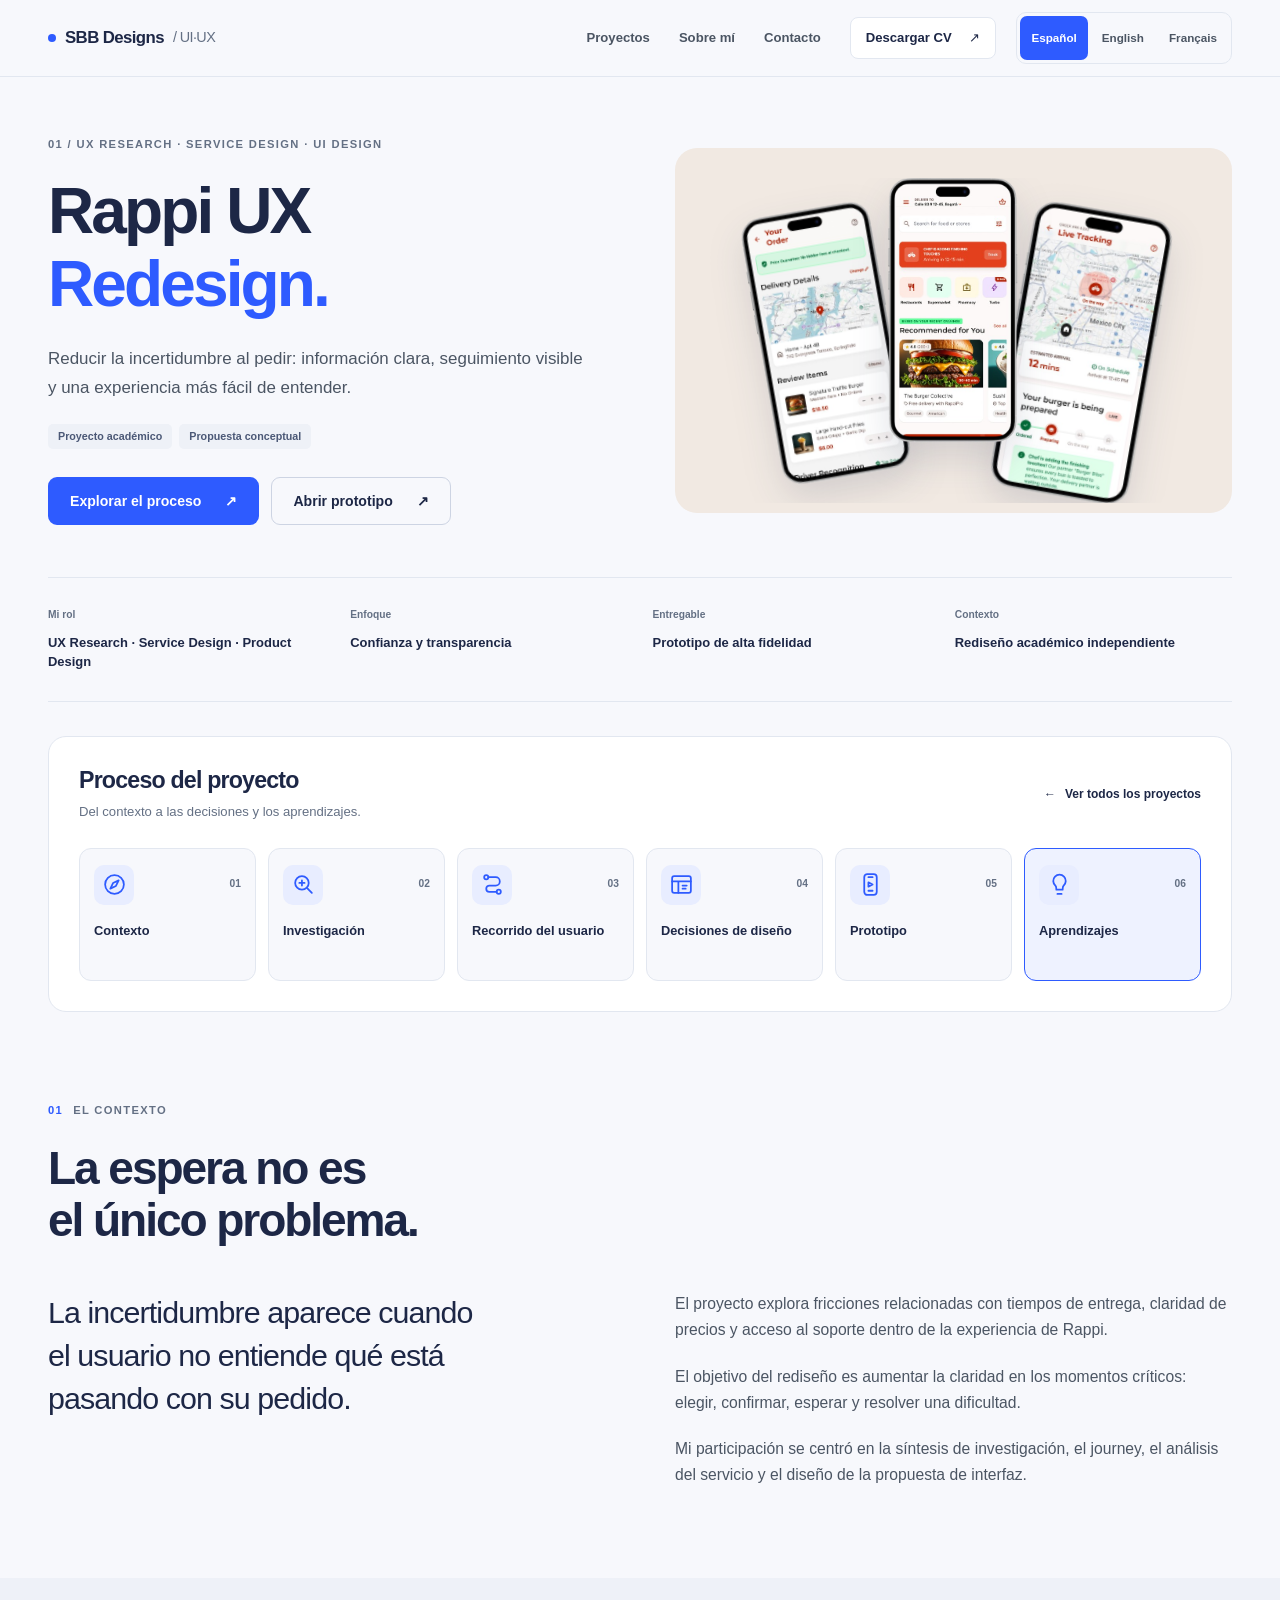
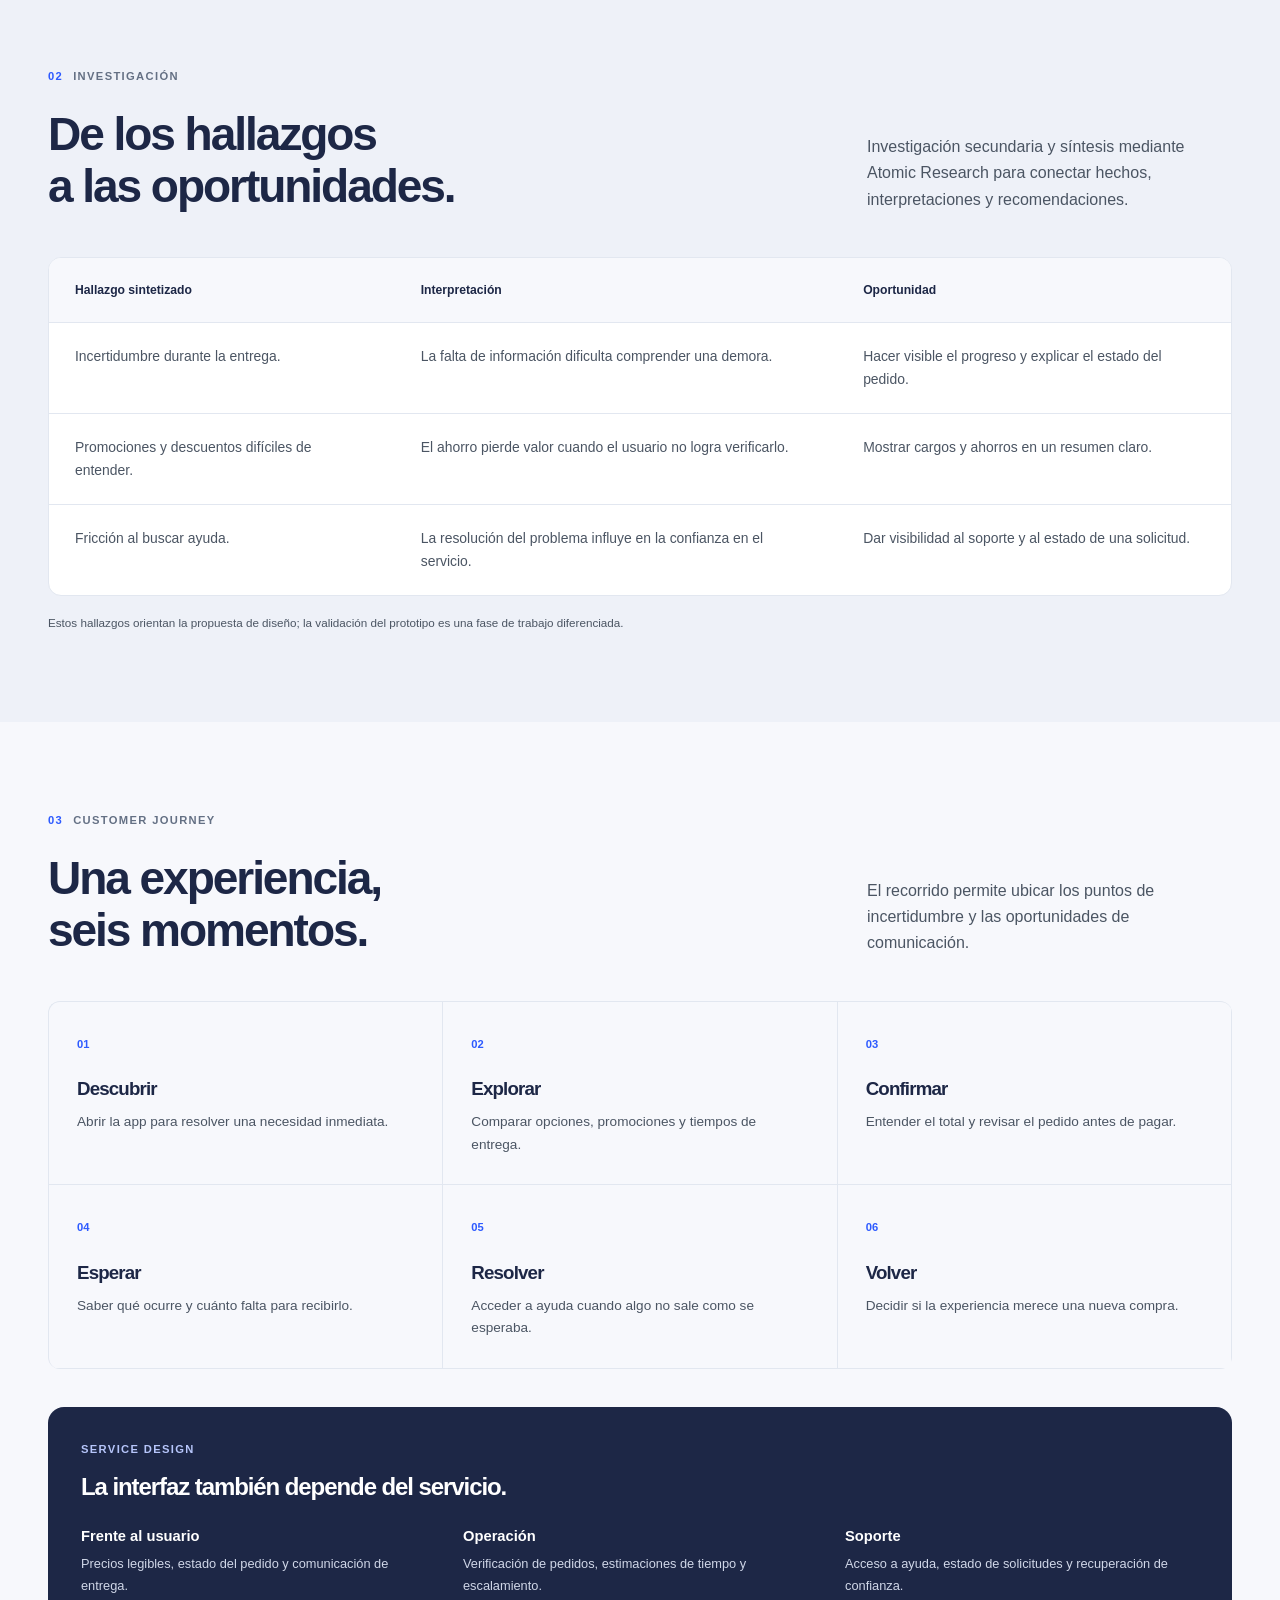
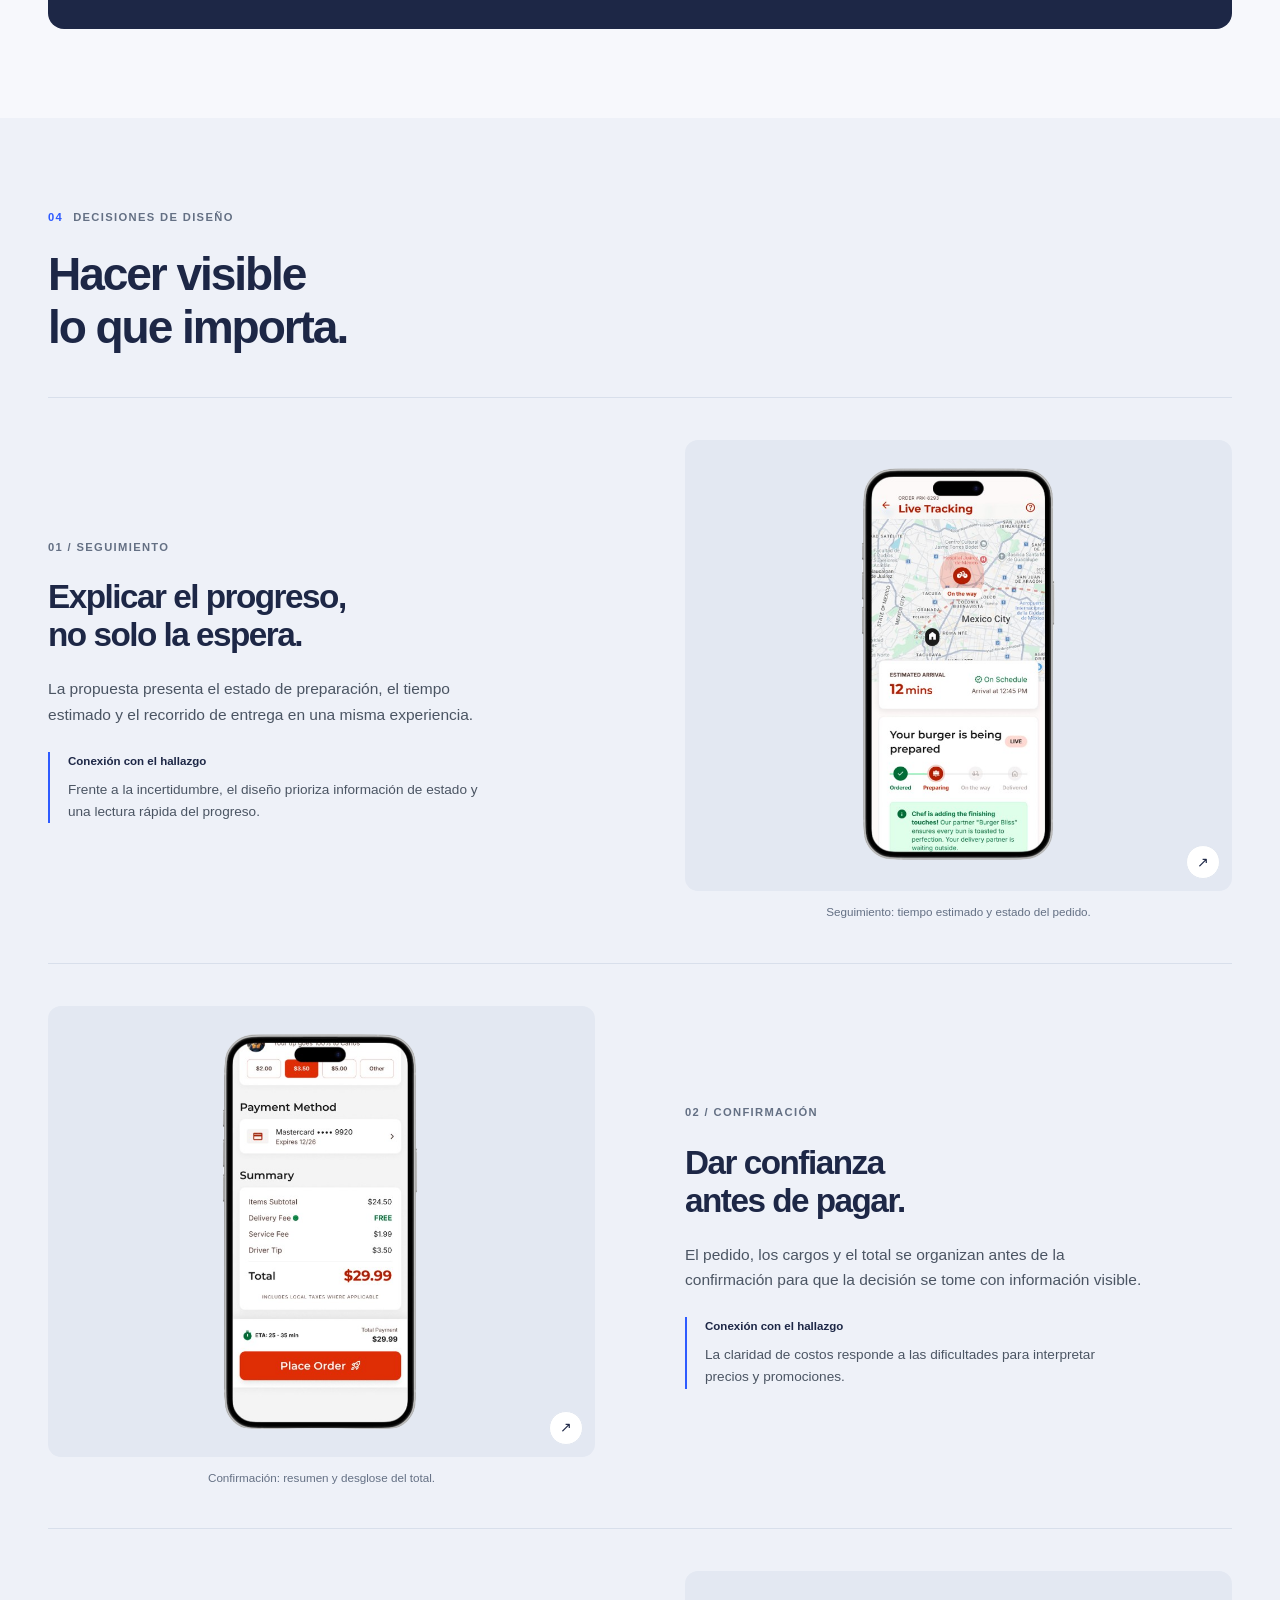
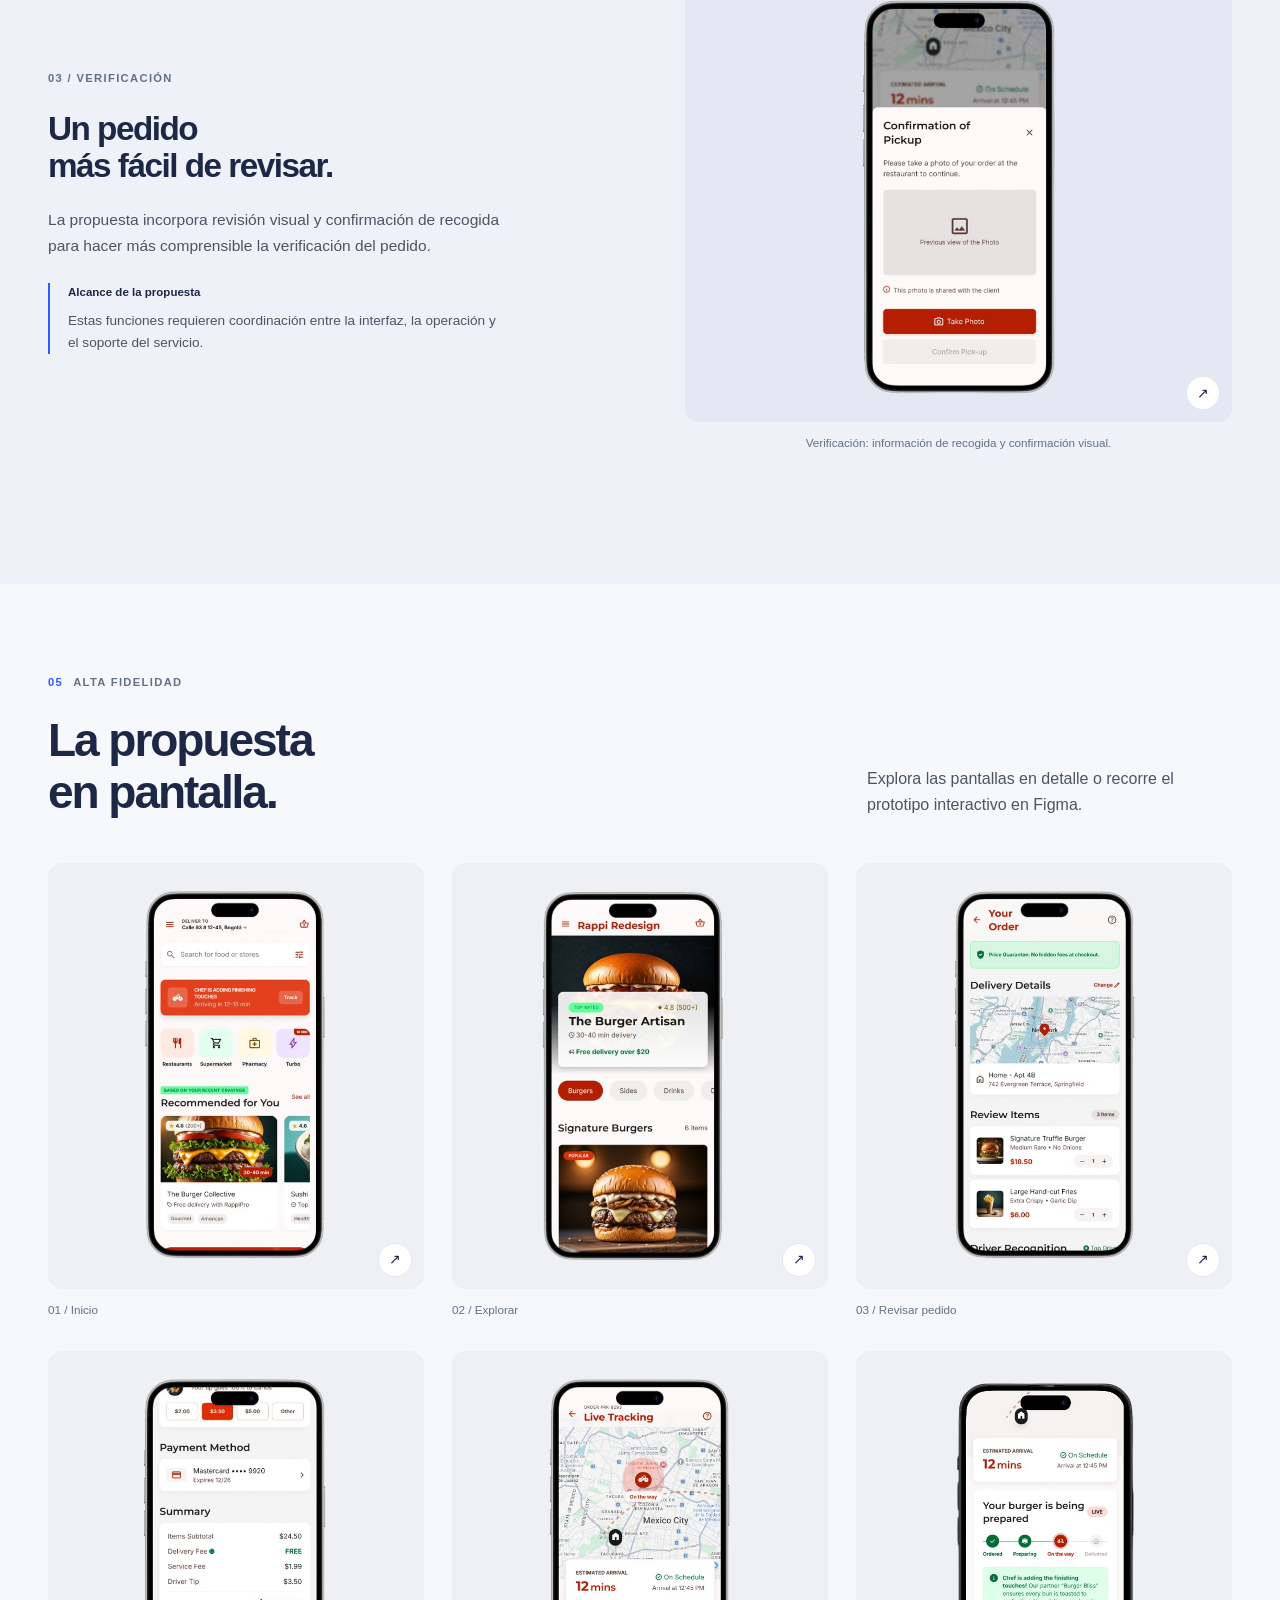
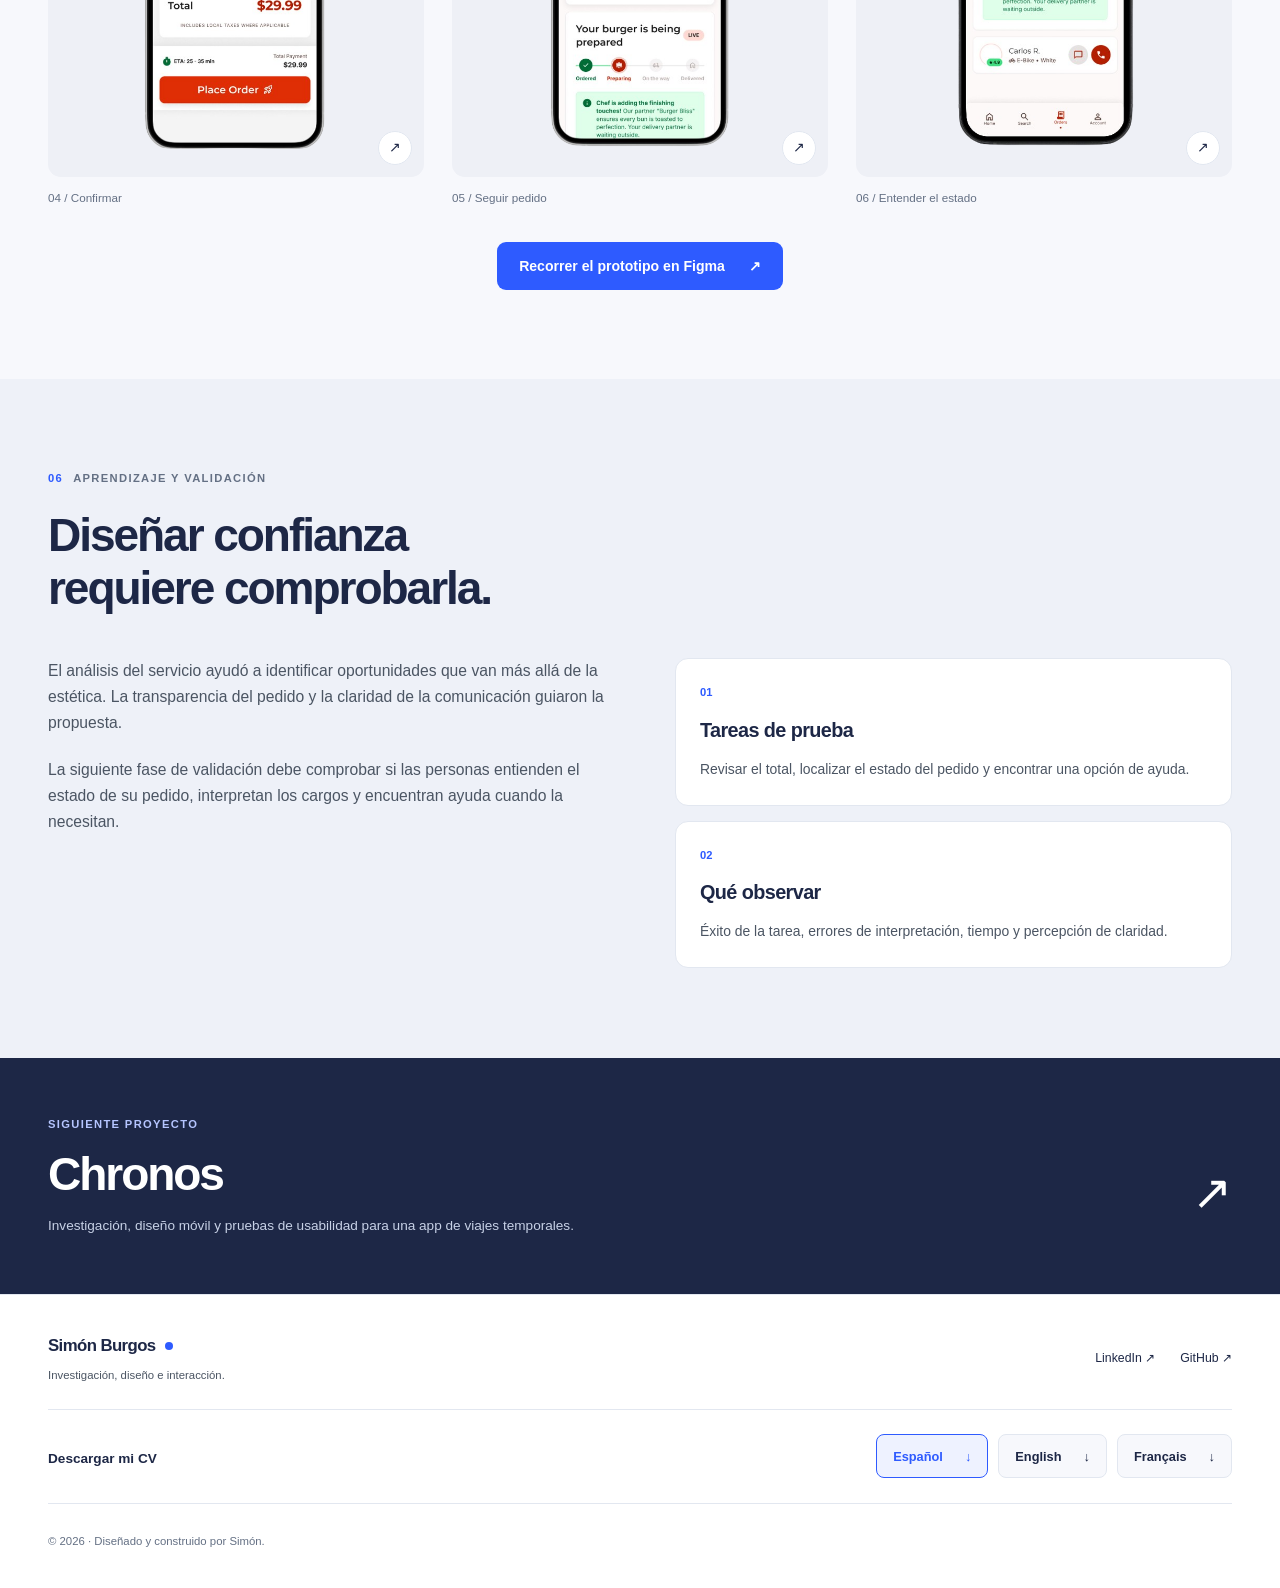
<file: RedesignRappi/index.html>
<!doctype html>
<html lang="es"><head><meta charset="utf-8"><meta name="viewport" content="width=device-width,initial-scale=1"><title>Rappi UX Redesign | Simón Burgos</title><meta name="description" content="Caso académico de UX Research, Service Design y diseño de interfaces para mejorar la claridad de la experiencia de pedidos."><meta name="theme-color" content="#F7F8FC"><link rel="canonical" href="https://simonburgosb.github.io/RedesignRappi/index.html"><meta property="og:type" content="website"><meta property="og:locale" content="es_CO"><meta property="og:title" content="Rappi UX Redesign | Simón Burgos"><meta property="og:description" content="Caso académico de UX Research, Service Design y diseño de interfaces para mejorar la claridad de la experiencia de pedidos."><meta property="og:url" content="https://simonburgosb.github.io/RedesignRappi/index.html"><meta property="og:image" content="https://simonburgosb.github.io/RedesignRappi/RappiRed.png"><link rel="stylesheet" href="../styles.css"><script src="../script.js" defer></script></head>
<body class="case-page redesignrappi"><a class="skip-link" href="#main">Saltar al contenido</a>
    <header class="site-header"><div class="container header-inner">
      <a class="brand" href="../index.html#hero" aria-label="SBB Designs, inicio"><span class="brand-dot" aria-hidden="true"></span>SBB Designs<span class="brand-role"> / UI·UX</span></a>
      <nav id="main-nav" class="main-nav" aria-label="Navegación principal">
        <a href="../index.html#projects">Proyectos</a><a href="../index.html#about">Sobre mí</a><a href="../index.html#contact">Contacto</a>
        <a class="nav-cv" data-cv-active href="../Cv_SimonBurgos_es.pdf" target="_blank" rel="noopener">Descargar CV <span aria-hidden="true">↗</span><span class="sr-only"> (PDF, abre en otra pestaña)</span></a>
      </nav>
      <div class="header-tools">
        <div class="language-switcher" role="group" aria-label="Idioma del sitio">
          <button type="button" data-language="es" lang="es" aria-label="Español" aria-pressed="true"><span class="language-full">Español</span><span class="language-short" aria-hidden="true">ES</span></button>
          <button type="button" data-language="en" lang="en" aria-label="English" aria-pressed="false"><span class="language-full">English</span><span class="language-short" aria-hidden="true">EN</span></button>
          <button type="button" data-language="fr" lang="fr" aria-label="Français" aria-pressed="false"><span class="language-full">Français</span><span class="language-short" aria-hidden="true">FR</span></button>
        </div>
        <button class="menu-toggle" type="button" aria-controls="main-nav" aria-expanded="false" aria-label="Abrir menú"><span></span><span></span></button>
      </div><p class="sr-only" id="language-status" role="status" aria-live="polite"></p></div></header><main id="main">

<section class="case-hero container" id="hero"><div><p class="eyebrow">01 / UX RESEARCH · SERVICE DESIGN · UI DESIGN</p><h1>Rappi UX<br><em>Redesign.</em></h1><p class="hero-description">Reducir la incertidumbre al pedir: información clara, seguimiento visible y una experiencia más fácil de entender.</p><ul class="tags" aria-label="Áreas del proyecto"><li>Proyecto académico</li><li>Propuesta conceptual</li></ul><div class="actions"><a class="btn btn-primary" href="#overview" >Explorar el proceso<span aria-hidden="true">↗</span></a><a class="btn btn-secondary" href="https://www.figma.com/proto/ub7zFmDhE09pBT7RmB7ltf/Designs?node-id=2323-1165&t=penDc1UYkZm0cQ7o-1&scaling=scale-down&content-scaling=fixed&page-id=0%3A1&starting-point-node-id=2323%3A1165&show-proto-sidebar=1" target=_blank rel=noopener>Abrir prototipo<span aria-hidden="true">↗</span><span class=sr-only> (abre en otra pestaña)</span></a></div></div><div class="case-cover rappi-visual"><div class="phone-composition"><img src="RappiRed2.png" alt="Resumen del pedido en el prototipo de Rappi" class="phone phone-left" loading="eager" decoding="async" fetchpriority=high><img src="RappiRed.png" alt="Pantalla de inicio del prototipo de Rappi" class="phone phone-center" loading="eager" decoding="async" fetchpriority=high><img src="RappiRed5.png" alt="Seguimiento en el prototipo de Rappi" class="phone phone-right" loading="eager" decoding="async" fetchpriority=high></div></div></section>
<div class="container"><dl class="project-facts"><div><dt>Mi rol</dt><dd>UX Research · Service Design · Product Design</dd></div><div><dt>Enfoque</dt><dd>Confianza y transparencia</dd></div><div><dt>Entregable</dt><dd>Prototipo de alta fidelidad</dd></div><div><dt>Contexto</dt><dd>Rediseño académico independiente</dd></div></dl></div><section class="case-process container" id="project-process" aria-labelledby="project-process-title"><div class="process-heading"><div><h2 id="project-process-title">Proceso del proyecto</h2><p>Del contexto a las decisiones y los aprendizajes.</p></div><a class="process-back" href="../index.html#projects"><span aria-hidden="true">←</span> Ver todos los proyectos</a></div><nav class="process-nav" aria-label="Etapas del proyecto"><ol class="process-grid"><li><a class="process-step" href="#overview"><span class="process-step-top"><span class="process-icon"><svg viewBox="0 0 24 24" fill="none" stroke="currentColor" stroke-width="1.7" stroke-linecap="round" stroke-linejoin="round" aria-hidden="true" focusable="false"><circle cx="12" cy="12" r="9"/><path d="m16 8-2.6 5.4L8 16l2.6-5.4L16 8Z"/></svg></span><span class="process-step-number" aria-hidden="true">01</span></span><span class="process-step-label">Contexto</span></a></li><li><a class="process-step" href="#research"><span class="process-step-top"><span class="process-icon"><svg viewBox="0 0 24 24" fill="none" stroke="currentColor" stroke-width="1.7" stroke-linecap="round" stroke-linejoin="round" aria-hidden="true" focusable="false"><circle cx="10.5" cy="10.5" r="6.5"/><path d="m15.5 15.5 4.5 4.5M8 10.5h5M10.5 8v5"/></svg></span><span class="process-step-number" aria-hidden="true">02</span></span><span class="process-step-label">Investigación</span></a></li><li><a class="process-step" href="#journey"><span class="process-step-top"><span class="process-icon"><svg viewBox="0 0 24 24" fill="none" stroke="currentColor" stroke-width="1.7" stroke-linecap="round" stroke-linejoin="round" aria-hidden="true" focusable="false"><circle cx="6" cy="5" r="2"/><circle cx="18" cy="19" r="2"/><path d="M8 5h7a4 4 0 0 1 0 8H9a3 3 0 0 0 0 6h7"/></svg></span><span class="process-step-number" aria-hidden="true">03</span></span><span class="process-step-label">Recorrido del usuario</span></a></li><li><a class="process-step" href="#solutions"><span class="process-step-top"><span class="process-icon"><svg viewBox="0 0 24 24" fill="none" stroke="currentColor" stroke-width="1.7" stroke-linecap="round" stroke-linejoin="round" aria-hidden="true" focusable="false"><rect x="3" y="4" width="18" height="16" rx="2"/><path d="M3 9h18M9 9v11M13 13h4M13 16h3"/></svg></span><span class="process-step-number" aria-hidden="true">04</span></span><span class="process-step-label">Decisiones de diseño</span></a></li><li><a class="process-step" href="#prototype"><span class="process-step-top"><span class="process-icon"><svg viewBox="0 0 24 24" fill="none" stroke="currentColor" stroke-width="1.7" stroke-linecap="round" stroke-linejoin="round" aria-hidden="true" focusable="false"><rect x="6" y="2" width="12" height="20" rx="3"/><path d="M10 5h4M10 18h4m-4-8 4 2-4 2v-4Z"/></svg></span><span class="process-step-number" aria-hidden="true">05</span></span><span class="process-step-label">Prototipo</span></a></li><li><a class="process-step" href="#reflection"><span class="process-step-top"><span class="process-icon"><svg viewBox="0 0 24 24" fill="none" stroke="currentColor" stroke-width="1.7" stroke-linecap="round" stroke-linejoin="round" aria-hidden="true" focusable="false"><path d="M9 17h6m-5 4h4M8 13a6 6 0 1 1 8 0c-1 .8-1 2-1 4H9c0-2 0-3.2-1-4Z"/></svg></span><span class="process-step-number" aria-hidden="true">06</span></span><span class="process-step-label">Aprendizajes</span></a></li></ol></nav></section>
<section class="section container" id="overview"><div class="section-heading"><div><p class="eyebrow"><span>01</span> El contexto</p><h2>La espera no es<br>el único problema.</h2></div></div><div class="editorial-grid"><p class="big-statement">La incertidumbre aparece cuando el usuario no entiende qué está pasando con su pedido.</p><div class="prose"><p>El proyecto explora fricciones relacionadas con tiempos de entrega, claridad de precios y acceso al soporte dentro de la experiencia de Rappi.</p><p>El objetivo del rediseño es aumentar la claridad en los momentos críticos: elegir, confirmar, esperar y resolver una dificultad.</p><p>Mi participación se centró en la síntesis de investigación, el journey, el análisis del servicio y el diseño de la propuesta de interfaz.</p></div></div></section>
<section class="section section-tint" id="research"><div class="container"><div class="section-heading"><div><p class="eyebrow"><span>02</span> Investigación</p><h2>De los hallazgos<br>a las oportunidades.</h2></div><p class=section-intro>Investigación secundaria y síntesis mediante Atomic Research para conectar hechos, interpretaciones y recomendaciones.</p></div>
<div class="evidence-table-wrap"><table class="evidence-table"><caption class="sr-only">Relación entre hallazgos de investigación, interpretación y respuesta de diseño</caption><thead><tr><th scope="col">Hallazgo sintetizado</th><th scope="col">Interpretación</th><th scope="col">Oportunidad</th></tr></thead><tbody><tr><td>Incertidumbre durante la entrega.</td><td>La falta de información dificulta comprender una demora.</td><td>Hacer visible el progreso y explicar el estado del pedido.</td></tr><tr><td>Promociones y descuentos difíciles de entender.</td><td>El ahorro pierde valor cuando el usuario no logra verificarlo.</td><td>Mostrar cargos y ahorros en un resumen claro.</td></tr><tr><td>Fricción al buscar ayuda.</td><td>La resolución del problema influye en la confianza en el servicio.</td><td>Dar visibilidad al soporte y al estado de una solicitud.</td></tr></tbody></table></div><p class="scope-note">Estos hallazgos orientan la propuesta de diseño; la validación del prototipo es una fase de trabajo diferenciada.</p></div></section>
<section class="section container" id="journey"><div class="section-heading"><div><p class="eyebrow"><span>03</span> Customer journey</p><h2>Una experiencia,<br>seis momentos.</h2></div><p class=section-intro>El recorrido permite ubicar los puntos de incertidumbre y las oportunidades de comunicación.</p></div>
<ol class="journey-grid"><li><span>01</span><h3>Descubrir</h3><p>Abrir la app para resolver una necesidad inmediata.</p></li><li><span>02</span><h3>Explorar</h3><p>Comparar opciones, promociones y tiempos de entrega.</p></li><li><span>03</span><h3>Confirmar</h3><p>Entender el total y revisar el pedido antes de pagar.</p></li><li><span>04</span><h3>Esperar</h3><p>Saber qué ocurre y cuánto falta para recibirlo.</p></li><li><span>05</span><h3>Resolver</h3><p>Acceder a ayuda cuando algo no sale como se esperaba.</p></li><li><span>06</span><h3>Volver</h3><p>Decidir si la experiencia merece una nueva compra.</p></li></ol><div class="opportunity-band"><p class="eyebrow">SERVICE DESIGN</p><h3>La interfaz también depende del servicio.</h3><div class="three-columns"><div><h4>Frente al usuario</h4><p>Precios legibles, estado del pedido y comunicación de entrega.</p></div><div><h4>Operación</h4><p>Verificación de pedidos, estimaciones de tiempo y escalamiento.</p></div><div><h4>Soporte</h4><p>Acceso a ayuda, estado de solicitudes y recuperación de confianza.</p></div></div></div></section>
<section class="section section-tint" id="solutions"><div class="container"><div class="section-heading"><div><p class="eyebrow"><span>04</span> Decisiones de diseño</p><h2>Hacer visible<br>lo que importa.</h2></div></div>
<article class="solution-row"><div><p class="eyebrow">01 / SEGUIMIENTO</p><h3>Explicar el progreso,<br>no solo la espera.</h3><p>La propuesta presenta el estado de preparación, el tiempo estimado y el recorrido de entrega en una misma experiencia.</p><div class="decision-note"><strong>Conexión con el hallazgo</strong><p>Frente a la incertidumbre, el diseño prioriza información de estado y una lectura rápida del progreso.</p></div></div><figure class="solution-screen"><a class="image-link" href="RappiRed5.png" data-lightbox aria-label="Ampliar: Propuesta de seguimiento del pedido"><img src="RappiRed5.png" alt="Propuesta de seguimiento del pedido" class="" loading="lazy" decoding="async" ><span class="zoom-hint" aria-hidden="true">↗</span></a><figcaption>Seguimiento: tiempo estimado y estado del pedido.</figcaption></figure></article>
<article class="solution-row reverse"><div><p class="eyebrow">02 / CONFIRMACIÓN</p><h3>Dar confianza<br>antes de pagar.</h3><p>El pedido, los cargos y el total se organizan antes de la confirmación para que la decisión se tome con información visible.</p><div class="decision-note"><strong>Conexión con el hallazgo</strong><p>La claridad de costos responde a las dificultades para interpretar precios y promociones.</p></div></div><figure class="solution-screen"><a class="image-link" href="RappiRed4.png" data-lightbox aria-label="Ampliar: Propuesta de pago con desglose de costos"><img src="RappiRed4.png" alt="Propuesta de pago con desglose de costos" class="" loading="lazy" decoding="async" ><span class="zoom-hint" aria-hidden="true">↗</span></a><figcaption>Confirmación: resumen y desglose del total.</figcaption></figure></article>
<article class="solution-row"><div><p class="eyebrow">03 / VERIFICACIÓN</p><h3>Un pedido<br>más fácil de revisar.</h3><p>La propuesta incorpora revisión visual y confirmación de recogida para hacer más comprensible la verificación del pedido.</p><div class="decision-note"><strong>Alcance de la propuesta</strong><p>Estas funciones requieren coordinación entre la interfaz, la operación y el soporte del servicio.</p></div></div><figure class="solution-screen"><a class="image-link" href="RappiRed6.png" data-lightbox aria-label="Ampliar: Propuesta de confirmación visual de recogida"><img src="RappiRed6.png" alt="Propuesta de confirmación visual de recogida" class="" loading="lazy" decoding="async" ><span class="zoom-hint" aria-hidden="true">↗</span></a><figcaption>Verificación: información de recogida y confirmación visual.</figcaption></figure></article></div></section>
<section class="section container" id="prototype"><div class="section-heading"><div><p class="eyebrow"><span>05</span> Alta fidelidad</p><h2>La propuesta<br>en pantalla.</h2></div><p class=section-intro>Explora las pantallas en detalle o recorre el prototipo interactivo en Figma.</p></div>
<div class="screen-gallery"><figure class="screen-figure"><a class="image-link" href="RappiRed.png" data-lightbox aria-label="Ampliar: Inicio personalizado del prototipo"><img src="RappiRed.png" alt="Inicio personalizado del prototipo" class="" loading="lazy" decoding="async" ><span class="zoom-hint" aria-hidden="true">↗</span></a><figcaption>01 / Inicio</figcaption></figure><figure class="screen-figure"><a class="image-link" href="RappiRed3.png" data-lightbox aria-label="Ampliar: Detalle de restaurante y productos"><img src="RappiRed3.png" alt="Detalle de restaurante y productos" class="" loading="lazy" decoding="async" ><span class="zoom-hint" aria-hidden="true">↗</span></a><figcaption>02 / Explorar</figcaption></figure><figure class="screen-figure"><a class="image-link" href="RappiRed2.png" data-lightbox aria-label="Ampliar: Resumen del pedido con productos y entrega"><img src="RappiRed2.png" alt="Resumen del pedido con productos y entrega" class="" loading="lazy" decoding="async" ><span class="zoom-hint" aria-hidden="true">↗</span></a><figcaption>03 / Revisar pedido</figcaption></figure><figure class="screen-figure"><a class="image-link" href="RappiRed4.png" data-lightbox aria-label="Ampliar: Pantalla de pago y desglose de cargos"><img src="RappiRed4.png" alt="Pantalla de pago y desglose de cargos" class="" loading="lazy" decoding="async" ><span class="zoom-hint" aria-hidden="true">↗</span></a><figcaption>04 / Confirmar</figcaption></figure><figure class="screen-figure"><a class="image-link" href="RappiRed5.png" data-lightbox aria-label="Ampliar: Mapa y seguimiento del pedido"><img src="RappiRed5.png" alt="Mapa y seguimiento del pedido" class="" loading="lazy" decoding="async" ><span class="zoom-hint" aria-hidden="true">↗</span></a><figcaption>05 / Seguir pedido</figcaption></figure><figure class="screen-figure"><a class="image-link" href="RappiRed7.png" data-lightbox aria-label="Ampliar: Estado de preparación y tiempo estimado"><img src="RappiRed7.png" alt="Estado de preparación y tiempo estimado" class="" loading="lazy" decoding="async" ><span class="zoom-hint" aria-hidden="true">↗</span></a><figcaption>06 / Entender el estado</figcaption></figure></div><div class="center-actions"><a class="btn btn-primary" href="https://www.figma.com/proto/ub7zFmDhE09pBT7RmB7ltf/Designs?node-id=2323-1165&t=penDc1UYkZm0cQ7o-1&scaling=scale-down&content-scaling=fixed&page-id=0%3A1&starting-point-node-id=2323%3A1165&show-proto-sidebar=1" target=_blank rel=noopener>Recorrer el prototipo en Figma<span aria-hidden="true">↗</span><span class=sr-only> (abre en otra pestaña)</span></a></div></section>
<section class="section section-tint" id="reflection"><div class="container"><div class="section-heading"><div><p class="eyebrow"><span>06</span> Aprendizaje y validación</p><h2>Diseñar confianza<br>requiere comprobarla.</h2></div></div><div class="editorial-grid"><div class="prose"><p>El análisis del servicio ayudó a identificar oportunidades que van más allá de la estética. La transparencia del pedido y la claridad de la comunicación guiaron la propuesta.</p><p>La siguiente fase de validación debe comprobar si las personas entienden el estado de su pedido, interpretan los cargos y encuentran ayuda cuando la necesitan.</p></div><div class="cards two-cards"><article class="info-card"><span class="card-number">01</span><h3>Tareas de prueba</h3><p>Revisar el total, localizar el estado del pedido y encontrar una opción de ayuda.</p></article><article class="info-card"><span class="card-number">02</span><h3>Qué observar</h3><p>Éxito de la tarea, errores de interpretación, tiempo y percepción de claridad.</p></article></div></div></div></section>
<section class="next-project"><div class="container"><p class="eyebrow">Siguiente proyecto</p><a href="../Chronos/index.html"><div><h2>Chronos</h2><p>Investigación, diseño móvil y pruebas de usabilidad para una app de viajes temporales.</p></div><span aria-hidden="true">↗</span></a></div></section></main><footer class="site-footer"><div class="container footer-inner"><div><a class="brand" href="../index.html#hero">Simón Burgos<span class="brand-dot" aria-hidden="true"></span></a><p>Investigación, diseño e interacción.</p></div><div class="footer-links"><a href="https://www.linkedin.com/in/simon-burgos-betancourt-07885b277/" target="_blank" rel="noopener">LinkedIn ↗<span class="sr-only"> (abre en otra pestaña)</span></a><a href="https://github.com/simonburgosb" target="_blank" rel="noopener">GitHub ↗<span class="sr-only"> (abre en otra pestaña)</span></a></div><div class="footer-cv"><p>Descargar mi CV</p><div class="footer-cv-links"><a class="cv-quick-link" data-cv-code="es" href="../Cv_SimonBurgos_es.pdf" download="Simon_Burgos_CV_ES.pdf" aria-label="Descargar CV en español (PDF)"><span lang="es" data-no-translate>Español</span><span aria-hidden="true">↓</span></a><a class="cv-quick-link" data-cv-code="en" href="../Cv_SimonBurgos_en.pdf" download="Simon_Burgos_CV_EN.pdf" aria-label="Descargar CV en inglés (PDF)"><span lang="en" data-no-translate>English</span><span aria-hidden="true">↓</span></a><a class="cv-quick-link" data-cv-code="fr" href="../Cv_SimonBurgos_fr.pdf" download="Simon_Burgos_CV_FR.pdf" aria-label="Descargar CV en francés (PDF)"><span lang="fr" data-no-translate>Français</span><span aria-hidden="true">↓</span></a></div></div><div class="footer-bottom"><p class="footer-note">© <span data-year>2026</span> · Diseñado y construido por Simón.</p></div></div></footer>
<dialog class="lightbox" id="image-dialog" aria-labelledby="lightbox-caption"><button class="lightbox-close" type="button" aria-label="Cerrar imagen">×</button><figure><img id="lightbox-image" alt=""><figcaption id="lightbox-caption"></figcaption></figure></dialog>
</body></html>
</file>
<file: styles.css>
/* Sistema visual compartido por el inicio y todos los casos.
   Cambia estos tokens para ajustar la identidad de todo el portafolio. */
:root {
  --bg: #f7f8fc;
  --surface: #fff;
  --ink: #1d2746;
  --text: #4b5563;
  --muted: #647084;
  --blue: #2e5bff;
  --blue-dark: #2145cc;
  --border: #e2e7f0;
  --tint: #eef1f8;
  --radius: 20px;
  --header-height: 76px;
  --max-width: 1200px;
}
* { box-sizing: border-box; }
html { scroll-behavior: smooth; scroll-padding-top: calc(var(--header-height) + 22px); }
body { margin: 0; background: var(--bg); color: var(--ink); font-family: Inter, "Segoe UI", Arial, sans-serif; font-size: 16px; line-height: 1.65; -webkit-font-smoothing: antialiased; }
body.menu-open, body.modal-open { overflow: hidden; }
img { display: block; max-width: 100%; height: auto; }
button, input, textarea { font: inherit; }
button, a, input, textarea { -webkit-tap-highlight-color: transparent; }
button, a { touch-action: manipulation; }
a { color: inherit; text-decoration: none; }
button { cursor: pointer; }
figure, p, h1, h2, h3, h4, ul, ol, dl { margin: 0; }
p { color: var(--text); }
h1, h2, h3, h4 { line-height: 1.14; letter-spacing: -.045em; }
h1 { font-size: clamp(2.8rem, 4.8vw, 4.25rem); font-weight: 750; }
h2 { font-size: clamp(2rem, 3.6vw, 3rem); font-weight: 720; }
h3 { font-size: clamp(1.4rem, 2.4vw, 2rem); font-weight: 700; }
h4 { font-size: 1.08rem; letter-spacing: -.015em; }
em { font-style: normal; color: var(--blue); }
::selection { background: #d9e1ff; color: var(--ink); }
:focus-visible { outline: 3px solid var(--blue); outline-offset: 5px; }
.sr-only { position: absolute; width: 1px; height: 1px; padding: 0; margin: -1px; overflow: hidden; clip: rect(0,0,0,0); white-space: nowrap; border: 0; }
.container { width: min(var(--max-width), calc(100% - 96px)); margin-inline: auto; }
.section { padding-block: clamp(68px, 7vw, 104px); }
section[id], div[id] { scroll-margin-top: calc(var(--header-height) + 24px); }
.case-page section[id] { scroll-margin-top: 24px; }
.section-tint { background: var(--tint); }
.eyebrow { display: flex; align-items: center; gap: 10px; color: var(--muted); font-size: .7rem; font-weight: 750; letter-spacing: .12em; text-transform: uppercase; margin-bottom: 22px; }
.eyebrow > span:not(.status-dot) { color: var(--blue); }
.section-heading { display: flex; align-items: flex-end; justify-content: space-between; gap: 64px; margin-bottom: 44px; }
.section-intro { max-width: 365px; font-size: 1rem; }
.section-heading h2 { max-width: 700px; }
.actions { display: flex; align-items: center; gap: 12px; flex-wrap: wrap; margin-top: 28px; }
.btn { display: inline-flex; align-items: center; justify-content: center; gap: 24px; min-height: 48px; padding: 13px 21px; border-radius: 9px; border: 1px solid transparent; font-size: .88rem; font-weight: 650; line-height: 1.3; transition: background .2s, transform .2s, border-color .2s; }
.btn-primary { background: var(--blue); color: #fff; }
.btn-primary:hover { background: var(--blue-dark); transform: translateY(-2px); }
.btn-secondary { border-color: #cdd4e3; background: transparent; color: var(--ink); }
.btn-secondary:hover { border-color: var(--ink); background: #fff; transform: translateY(-2px); }
.btn:disabled { opacity: .6; cursor: wait; transform: none; }
.text-link { display: inline-flex; gap: 16px; align-items: center; font-size: .9rem; font-weight: 680; border-bottom: 1px solid var(--ink); padding-block: 5px; }
.text-link:hover { color: var(--blue); border-color: var(--blue); }
.skip-link { position: fixed; top: 10px; left: 20px; background: var(--ink); color: #fff; z-index: 150; padding: 12px 18px; border-radius: 8px; transform: translateY(-150%); }
.skip-link:focus { transform: translateY(0); }
.site-header { position: sticky; top: 0; z-index: 60; background: rgba(247,248,252,.97); border-bottom: 1px solid var(--border); }
.header-inner { height: var(--header-height); display: flex; align-items: center; justify-content: space-between; gap: 20px; }
.brand { display: inline-flex; align-items: center; gap: 9px; font-size: 1.05rem; font-weight: 750; letter-spacing: -.035em; white-space: nowrap; }
.brand-dot { width: 8px; height: 8px; border-radius: 50%; background: var(--blue); display: inline-block; flex: 0 0 auto; }
.brand-role { color: var(--muted); font-weight: 450; font-size: .9rem; }
.main-nav { display: flex; align-items: center; gap: 29px; margin-left: auto; }
.header-tools { display: flex; align-items: center; gap: 12px; flex: 0 0 auto; }
.main-nav a { font-size: .82rem; color: var(--text); font-weight: 560; padding-block: 10px; }
.main-nav a:hover, .main-nav a[aria-current] { color: var(--blue); }
.main-nav .nav-cv { padding: 9px 15px; border: 1px solid var(--border); border-radius: 8px; color: var(--ink); background: #fff; }
.nav-cv span[aria-hidden] { margin-left: 14px; }
.menu-toggle { display: none; width: 44px; height: 44px; flex: 0 0 auto; align-items: center; justify-content: center; flex-direction: column; gap: 6px; background: #fff; border: 1px solid var(--border); border-radius: 8px; }
.menu-toggle span { width: 18px; height: 2px; background: var(--ink); transition: transform .2s; }
.menu-toggle[aria-expanded=true] span:first-child { transform: translateY(4px) rotate(45deg); }
.menu-toggle[aria-expanded=true] span:last-child { transform: translateY(-4px) rotate(-45deg); }
.home-hero { display: grid; grid-template-columns: 1.05fr 1fr; align-items: center; gap: 55px; padding-block: 70px 72px; }
.hero-description { max-width: 540px; font-size: 1.06rem; margin-top: 24px; line-height: 1.7; }
.status-dot { width: 7px; height: 7px; border-radius: 50%; background: var(--blue); }
.hero-profile { display: flex; align-items: center; gap: 12px; margin-top: 34px; }
.avatar { width: 44px; height: 44px; border-radius: 50%; object-fit: cover; object-position: center 30%; }
.hero-profile p { font-size: .72rem; line-height: 1.6; }
.hero-profile p span { display: block; color: var(--muted); font-size: .68rem; margin-top: 4px; }
.hero-showcase { display: block; background: #e7ecfa; border-radius: 24px; overflow: hidden; min-width: 0; position: relative; border: 1px solid #dee4f4; }
.showcase-top, .showcase-bottom { display: flex; justify-content: space-between; align-items: center; gap: 12px; padding: 22px 25px; }
.showcase-top { color: #485676; font-size: .59rem; letter-spacing: .13em; font-weight: 750; }
.showcase-top > span:last-child { font-size: 1.1rem; }
.showcase-bottom { background: var(--ink); color: white; padding-block: 20px; }
.showcase-bottom div > span { font-size: .56rem; color: #c6cfe7; font-weight: 650; letter-spacing: .12em; }
.showcase-bottom h2 { font-size: 1.2rem; margin-top: 5px; letter-spacing: -.025em; }
.round-arrow { width: 38px; height: 38px; border: 1px solid #66718c; border-radius: 50%; display: grid; place-items: center; }
.phone-composition { position: relative; height: 335px; display: flex; justify-content: center; align-items: flex-start; padding-top: 12px; isolation: isolate; overflow: hidden; }
.phone { position: absolute; width: 145px; height: auto; filter: drop-shadow(0 16px 18px rgba(26,42,81,.14)); transition: transform .35s; }
.phone-center { z-index: 3; top: 0; }
.phone-left { transform: translateX(-128px) rotate(-10deg); top: 30px; }
.phone-right { transform: translateX(128px) rotate(10deg); top: 30px; }
.hero-showcase:hover .phone-center { transform: translateY(-5px); }
.home-hero + .section { border-top: 1px solid var(--border); }
.project-feature { display: grid; grid-template-columns: 1.2fr 1fr; background: #fff; border: 1px solid var(--border); border-radius: var(--radius); overflow: hidden; }
.project-visual { position: relative; display: flex; align-items: center; justify-content: center; min-width: 0; overflow: hidden; }
.rappi-visual { background: #f1e9e2; }
.visual-label { position: absolute; top: 24px; left: 24px; font-size: .59rem; letter-spacing: .14em; color: #665d58; font-weight: 750; z-index: 4; }
.visual-arrow { position: absolute; right: 24px; bottom: 24px; display: grid; place-items: center; width: 39px; height: 39px; border-radius: 50%; border: 1px solid rgba(29,39,70,.18); background: rgba(255,255,255,.65); }
.cover-phones { display: flex; justify-content: center; align-items: center; gap: 15px; padding: 63px 24px 30px; }
.cover-phones img { width: min(27%,145px); filter: drop-shadow(0 10px 15px rgba(80,60,50,.1)); transition: transform .3s; }
.cover-phones img:nth-child(2) { transform: translateY(-12px); }
.project-visual:hover .cover-phones img:nth-child(2) { transform: translateY(-20px); }
.project-copy { padding: 48px 40px; align-self: center; }
.project-index { color: var(--muted); font-size: .62rem; letter-spacing: .12em; font-weight: 650; margin-bottom: 18px; }
.project-copy h3 { font-size: clamp(1.65rem,2.7vw,2.25rem); margin-bottom: 18px; }
.project-copy > p:not(.project-index) { font-size: .94rem; }
.tags { list-style: none; display: flex; flex-wrap: wrap; gap: 7px; margin-top: 21px; padding: 0; }
.tags li { color: #4b5876; background: #eef1f7; padding: 5px 10px; border-radius: 5px; font-size: .67rem; line-height: 1.4; font-weight: 550; }
.role-line { font-size: .75rem !important; margin-top: 24px; }
.role-line strong { display: block; font-size: .6rem; letter-spacing: .07em; text-transform: uppercase; color: var(--muted); margin-bottom: 4px; }
.project-copy .text-link { margin-top: 23px; }
.project-grid { display: grid; grid-template-columns: 1fr 1fr; gap: 25px; margin-top: 25px; }
.project-tile { border: 1px solid var(--border); background: #fff; border-radius: var(--radius); overflow: hidden; }
.project-tile .project-visual { height: 285px; }
.memoria-visual { background: #eee9df; }
.memoria-visual > img { width: 235px; height: 240px; object-fit: contain; transition: transform .3s; }
.memoria-visual:hover > img { transform: translateY(-5px); }
.intruders-visual { background: #151824; }
.intruders-visual > img { width: 79%; height: 230px; object-fit: contain; }
.intruders-visual .visual-label { color: #d8dbea; }
.tile-copy { padding: 30px; }
.tile-copy h3 { font-size: 1.55rem; margin-bottom: 13px; }
.tile-copy > p:not(.project-index) { font-size: .91rem; }
.tile-copy .text-link { margin-top: 24px; }
.about-section { background: #eef1f8; }
.about-grid { display: grid; grid-template-columns: .75fr 1.2fr; align-items: center; gap: 90px; }
.portrait-wrap { position: relative; border-radius: var(--radius); overflow: hidden; background: #d5dbea; }
.portrait { width: 100%; max-height: 510px; object-fit: cover; object-position: center 35%; }
.portrait-caption { position: absolute; bottom: 19px; left: 19px; right: 19px; color: white; background: rgba(29,39,70,.8); padding: 11px 13px; border-radius: 6px; font-size: .53rem; letter-spacing: .1em; font-weight: 600; text-align: center; }
.about-grid h2 { margin-bottom: 25px; }
.about-grid p:not(.eyebrow) { margin-top: 16px; font-size: .94rem; }
.about-grid .about-lead { font-size: 1.18rem !important; color: var(--ink); }
.cv-section { background: #e8edff; }
.cv-download-grid { display: grid; grid-template-columns: repeat(3,minmax(0,1fr)); gap: 22px; }
.cv-download-card { display: flex; flex-direction: column; align-items: flex-start; padding: 30px; background: #fff; border: 1px solid #d1daf5; border-radius: 16px; transition: transform .2s, border-color .2s, box-shadow .2s; }
.cv-download-card:hover { transform: translateY(-4px); border-color: var(--blue); box-shadow: 0 12px 28px rgba(29,39,70,.06); }
.cv-download-card.is-language-match { border-color: var(--blue); }
.cv-file { color: var(--blue); font-size: .68rem; font-weight: 750; letter-spacing: .08em; padding: 5px 9px; background: #eef2ff; border-radius: 5px; margin-bottom: 22px; }
.cv-download-card strong { font-size: 1.8rem; letter-spacing: -.035em; line-height: 1.2; }
.cv-description { color: var(--text); font-size: .88rem; margin: 12px 0 25px; }
.cv-action { display: flex; align-items: center; justify-content: space-between; gap: 20px; padding-top: 16px; border-top: 1px solid var(--border); width: 100%; font-size: .88rem; color: var(--blue); font-weight: 700; margin-top: auto; }
.cards { display: grid; grid-template-columns: repeat(3,minmax(0,1fr)); gap: 20px; }
.info-card { border: 1px solid var(--border); background: #fff; border-radius: 13px; padding: 30px; }
.card-number { color: var(--blue); font-size: .7rem; font-weight: 650; display: block; margin-bottom: 25px; }
.info-card h3 { font-size: 1.24rem; margin-bottom: 15px; line-height: 1.25; letter-spacing: -.03em; }
.info-card p { font-size: .87rem; }
.capability-proof { display: flex; flex-wrap: wrap; justify-content: space-between; gap: 20px; margin-top: 25px; font-size: .78rem; color: var(--muted); }
.capability-proof a:hover { color: var(--blue); }
.contact-section { border-top: 1px solid var(--border); }
.contact-grid { display: grid; grid-template-columns: 1fr 1fr; gap: 85px; align-items: start; }
.contact-grid h2 { margin-bottom: 25px; }
.contact-grid > div > p:not(.eyebrow) { max-width: 410px; font-size: .95rem; }
.contact-email { display: block; font-size: clamp(.93rem,1.6vw,1.15rem); font-weight: 700; letter-spacing: -.02em; margin: 30px 0 14px; overflow-wrap: anywhere; }
.contact-email:hover { color: var(--blue); }
.contact-form { background: #fff; padding: 30px; border: 1px solid var(--border); border-radius: 16px; }
.form-row { display: grid; grid-template-columns: 1fr 1fr; gap: 16px; }
.field { margin-bottom: 19px; min-width: 0; }
.field label { display: block; font-size: .77rem; font-weight: 600; margin-bottom: 8px; }
.field input, .field textarea { width: 100%; border: 1px solid #cdd4e1; border-radius: 7px; background: #fbfcfe; color: var(--ink); padding: 12px 13px; font-size: .82rem; min-height: 44px; }
.field textarea { resize: vertical; min-height: 150px; }
.field input::placeholder, .field textarea::placeholder { color: #69758a; opacity: 1; }
.field input:focus, .field textarea:focus { border-color: var(--blue); }
.contact-form .btn { width: 100%; justify-content: space-between; }
.form-note { font-size: .69rem; margin-top: 14px; }
.form-status { font-size: .8rem; margin-top: 12px; }
.form-status:empty { display: none; }
.form-status[data-state=success] { color: #216141; }
.form-status[data-state=error] { color: #9e2533; }
.honeypot { position: absolute; left: -10000px; width: 1px; height: 1px; overflow: hidden; }
.site-footer { padding-block: 37px; border-top: 1px solid var(--border); background: #fff; }
.footer-inner { display: flex; flex-wrap: wrap; align-items: center; justify-content: space-between; gap: 25px; }
.footer-inner > div > p { margin-top: 6px; font-size: .71rem; }
.footer-links { display: flex; gap: 25px; font-size: .77rem; }
.footer-links a:hover { color: var(--blue); }
.footer-cv { display: flex; flex-wrap: wrap; align-items: center; justify-content: space-between; gap: 20px; width: 100%; padding-top: 24px; border-top: 1px solid var(--border); }
.footer-cv > p { font-size: .85rem !important; color: var(--ink); font-weight: 650; }
.footer-cv-links { display: flex; flex-wrap: wrap; gap: 10px; }
.cv-quick-link { display: inline-flex; align-items: center; justify-content: space-between; gap: 22px; min-height: 44px; padding: 9px 16px; font-size: .8rem; font-weight: 650; background: var(--bg); border: 1px solid var(--border); border-radius: 8px; }
.cv-quick-link:hover { border-color: var(--blue); color: var(--blue); }
.cv-quick-link.is-language-match { border-color: var(--blue); color: var(--blue); background: #eef2ff; }
.footer-bottom { display: flex; flex-wrap: wrap; align-items: center; justify-content: space-between; gap: 22px; width: 100%; padding-top: 22px; border-top: 1px solid var(--border); }
.footer-note { font-size: .67rem; color: var(--muted); }
.language-switcher { display: flex; gap: 3px; padding: 3px; border: 1px solid var(--border); border-radius: 10px; background: var(--bg); }
.language-switcher button { min-height: 44px; padding: 8px 10px; border: 1px solid transparent; border-radius: 7px; font-size: .73rem; font-weight: 600; white-space: nowrap; background: transparent; color: var(--text); }
.language-short { display: none; }
.language-switcher button:hover { color: var(--blue); background: #fff; }
.language-switcher button[aria-pressed=true] { color: #fff; background: var(--blue); }
/* Casos: misma navegación, composición y escala. */
.case-process { margin-top: 34px; padding: 30px; border: 1px solid var(--border); border-radius: 18px; background: var(--surface); }
.process-heading { display: flex; align-items: center; justify-content: space-between; gap: 24px; margin-bottom: 25px; }
.process-heading h2 { font-size: 1.45rem; letter-spacing: -.035em; }
.process-heading p { margin-top: 8px; color: var(--muted); font-size: .82rem; }
.process-back { display: inline-flex; align-items: center; gap: 9px; min-height: 44px; font-size: .75rem; font-weight: 650; white-space: nowrap; }
.process-back:hover { color: var(--blue); }
.process-grid { display: grid; grid-template-columns: repeat(6,minmax(0,1fr)); gap: 12px; padding: 0; list-style: none; }
.process-grid li { min-width: 0; }
.process-step { display: flex; flex-direction: column; gap: 17px; height: 100%; min-height: 133px; padding: 16px 14px; border: 1px solid var(--border); border-radius: 12px; background: var(--bg); transition: border-color .2s, background .2s, transform .2s; }
.process-step-top { display: flex; align-items: center; justify-content: space-between; gap: 8px; }
.process-icon { display: grid; place-items: center; width: 40px; height: 40px; border-radius: 10px; background: #e8edff; color: var(--blue); }
.process-icon svg { width: 25px; height: 25px; }
.process-step-number { color: var(--muted); font-size: .64rem; font-weight: 650; font-variant-numeric: tabular-nums; }
.process-step-label { color: var(--ink); font-size: .8rem; font-weight: 650; line-height: 1.45; overflow-wrap: anywhere; }
.process-step:hover { transform: translateY(-3px); border-color: var(--blue); background: #f0f3ff; }
.process-step[aria-current=location] { border-color: var(--blue); background: #eef2ff; }
.case-hero { display: grid; grid-template-columns: 1fr 1fr; align-items: center; gap: 70px; padding-block: 58px 52px; }
.case-hero h1 { font-size: clamp(3.3rem,5vw,4.5rem); }
.case-cover { min-height: 365px; border-radius: 22px; position: relative; display: flex; align-items: center; justify-content: center; overflow: hidden; }
.case-cover .phone-composition { width: 100%; height: 325px; margin-top: 20px; }
.case-cover.memoria-visual > .memoria-logo { width: 300px; height: 300px; }
.cover-note { position: absolute; bottom: 16px; font-size: .55rem; color: #685b4d; letter-spacing: .12em; font-weight: 650; }
.intruders-poster { background: #e8ebf4; }
.poster-image { height: 335px; width: auto; padding: 12px; }
.project-facts { display: grid; grid-template-columns: repeat(4,minmax(0,1fr)); gap: 25px; padding-block: 29px; border-top: 1px solid var(--border); border-bottom: 1px solid var(--border); }
.project-facts dt { font-size: .64rem; font-weight: 600; color: var(--muted); margin-bottom: 9px; }
.project-facts dd { margin: 0; font-size: .81rem; line-height: 1.5; font-weight: 550; }
.editorial-grid { display: grid; grid-template-columns: 1fr 1fr; gap: 70px; align-items: start; }
.big-statement { font-size: clamp(1.4rem,2.4vw,1.9rem); line-height: 1.42; letter-spacing: -.03em; color: var(--ink); max-width: 450px; }
.prose { max-width: 640px; }
.prose p { font-size: .98rem; }
.prose p + p { margin-top: 21px; }
.evidence-table-wrap { overflow-x: auto; margin-top: 35px; background: #fff; border: 1px solid var(--border); border-radius: 13px; }
.evidence-table { width: 100%; border-collapse: collapse; text-align: left; font-size: .87rem; }
.evidence-table th, .evidence-table td { padding: 22px 26px; vertical-align: top; }
.evidence-table th { color: var(--ink); background: #f7f8fc; font-size: .76rem; font-weight: 700; }
.evidence-table td { border-top: 1px solid var(--border); color: var(--text); }
.scope-note { margin-top: 17px; font-size: .73rem; }
.journey-grid { list-style: none; padding: 0; display: grid; grid-template-columns: repeat(3,minmax(0,1fr)); border-top: 1px solid var(--border); border-left: 1px solid var(--border); border-radius: 12px; overflow: hidden; }
.journey-grid li { padding: 28px; border-right: 1px solid var(--border); border-bottom: 1px solid var(--border); }
.journey-grid span, .game-loop li > span { color: var(--blue); font-size: .7rem; font-weight: 650; }
.journey-grid h3 { font-size: 1.17rem; margin: 22px 0 12px; }
.journey-grid p { font-size: .85rem; }
.opportunity-band { margin-top: 38px; padding: 33px; border-radius: 16px; background: var(--ink); color: #fff; }
.opportunity-band > h3 { font-size: 1.5rem; margin-bottom: 27px; }
.opportunity-band .eyebrow { color: #b6c5fa; margin-bottom: 15px; }
.three-columns { display: grid; grid-template-columns: repeat(3,minmax(0,1fr)); gap: 28px; }
.three-columns h4 { font-size: .92rem; letter-spacing: 0; margin-bottom: 9px; }
.three-columns p { color: #d0d7e8; font-size: .8rem; }
.solution-row, .product-row { display: grid; grid-template-columns: 1fr 1fr; gap: 90px; align-items: center; padding-block: 42px; border-top: 1px solid #d8dfeb; }
.solution-row h3, .product-row h3 { font-size: clamp(1.7rem,2.6vw,2.3rem); margin-bottom: 22px; }
.solution-row > div > p:not(.eyebrow), .product-row > div > p:not(.eyebrow) { font-size: .97rem; max-width: 460px; }
.product-row > div > p + p { margin-top: 18px; }
.solution-row.reverse > div, .product-row.reverse > div { grid-column: 2; grid-row: 1; }
.solution-row.reverse > figure, .product-row.reverse > figure { grid-column: 1; grid-row: 1; }
.decision-note { padding-left: 18px; border-left: 2px solid var(--blue); margin-top: 24px; }
.decision-note strong { display: block; font-size: .72rem; margin-bottom: 8px; }
.decision-note p { font-size: .85rem; max-width: 435px; }
.image-link { display: block; position: relative; border-radius: 13px; overflow: hidden; background: #edf0f7; }
.image-link img { width: 100%; object-fit: contain; transition: transform .3s; }
.image-link:hover img { transform: scale(1.025); }
.zoom-hint { position: absolute; bottom: 12px; right: 12px; width: 34px; height: 34px; background: #fff; border: 1px solid var(--border); border-radius: 50%; display: grid; place-items: center; font-size: .9rem; }
figcaption { color: var(--muted); font-size: .73rem; line-height: 1.5; margin-top: 12px; }
.solution-screen { text-align: center; }
.solution-screen .image-link { background: #e3e8f2; padding: 28px; }
.solution-screen img { max-height: 395px; width: auto; margin-inline: auto; }
.screen-gallery { display: grid; grid-template-columns: repeat(3,minmax(0,1fr)); gap: 33px 28px; }
.screen-figure .image-link { padding: 28px; background: #eef0f6; }
.screen-figure img { max-height: 370px; width: auto; margin: auto; }
.center-actions { text-align: center; margin-top: 35px; }
.two-cards { grid-template-columns: 1fr; gap: 15px; }
.two-cards .info-card { padding: 24px; }
.two-cards .card-number { margin-bottom: 16px; }
.next-project { background: var(--ink); color: white; padding-block: 57px; }
.next-project .eyebrow { color: #b5c5ff; margin-bottom: 15px; }
.next-project a { display: flex; align-items: center; justify-content: space-between; gap: 30px; }
.next-project p:not(.eyebrow) { color: #c7d1e6; font-size: .85rem; margin-top: 14px; }
.next-project a > span { font-size: 3rem; }
.next-project a:hover h2 { color: #b5c5ff; }
.product-art .image-link { background: #eee9df; padding: 28px; }
.product-art img { max-height: 390px; width: auto; margin: auto; }
.product-row .text-link { margin-top: 22px; }
.concept-panel { background: #eee9df; border-radius: 18px; padding: 35px; }
.concept-panel .eyebrow { color: #6e5a43; }
.concept-panel ol { list-style: none; padding: 0; }
.concept-panel li { display: flex; align-items: start; gap: 20px; padding: 17px 0; border-top: 1px solid #d8d1c5; }
.concept-panel li > span { color: #77634b; font-size: .72rem; font-weight: 650; }
.concept-panel h4 { font-size: 1.08rem; margin-bottom: 8px; }
.concept-panel p:not(.eyebrow) { font-size: .83rem; }
.diagram-note { color: #77634b; font-size: .65rem !important; margin-top: 20px; }
.process-list { list-style: none; padding: 0; }
.process-list li { display: grid; grid-template-columns: 80px 1fr; border-top: 1px solid #d3dbe8; gap: 28px; padding-block: 28px; }
.process-list li > span { color: var(--blue); font-size: 1.1rem; }
.process-list h3 { font-size: 1.28rem; margin-bottom: 10px; }
.process-list p { font-size: .92rem; max-width: 760px; }
.video-frame { border-radius: 16px; overflow: hidden; background: #eee9df; }
.video-frame video { display: block; width: 100%; max-height: 550px; min-height: 250px; background: #171b28; }
.game-loop { list-style: none; padding: 0; display: grid; grid-template-columns: repeat(4,minmax(0,1fr)); gap: 18px; }
.game-loop li { background: #fff; border: 1px solid var(--border); padding: 25px; border-radius: 12px; }
.game-loop h3 { font-size: 1.2rem; margin: 21px 0 12px; }
.game-loop p { font-size: .83rem; }
.player-decisions { display: grid; grid-template-columns: 1fr 1fr; gap: 30px 50px; margin-top: 45px; }
.player-decisions article { border-top: 1px solid var(--border); padding-top: 24px; }
.player-decisions h3 { font-size: 1.23rem; margin-bottom: 12px; }
.player-decisions p { font-size: .92rem; }
.reference-grid, .level-grid { display: grid; grid-template-columns: 1fr 1fr; gap: 28px; margin-top: 35px; }
.wide-figure .image-link { padding: 18px; }
.wide-figure img { height: 255px; object-fit: contain; }
.reference-grid img { height: 280px; }
.tech-strip { display: flex; gap: 12px; flex-wrap: wrap; margin-top: 30px; }
.tech-strip span { font-size: .77rem; border-bottom: 1px solid #c7d1e1; padding: 5px 0; margin-right: 18px; }
.game-gallery { display: grid; grid-template-columns: 1fr 1fr; gap: 30px; }
.game-gallery .image-link { background: #e6eaf3; }
.sprite-figure .image-link { min-height: 210px; display: flex; align-items: center; padding: 30px; }
.sprite-figure img { image-rendering: pixelated; max-height: 160px; object-fit: contain; }
.object-strip { display: grid; grid-template-columns: repeat(3,minmax(0,1fr)); gap: 25px; margin-top: 30px; }
.object-figure .image-link { padding: 25px; }
.object-figure img { height: 95px; object-fit: contain; image-rendering: pixelated; }
.gameplay-link { margin-top: 45px; padding: 35px; background: #eef1f8; border-radius: 16px; }
.gameplay-link h3 { margin-bottom: 14px; font-size: 1.6rem; }
.gameplay-link p:not(.eyebrow) { font-size: .92rem; margin-bottom: 24px; }
.lightbox { border: 0; padding: 60px 35px 30px; background: #171e31; color: white; max-width: min(1100px,94vw); width: max-content; max-height: 94vh; max-height: 94dvh; border-radius: 16px; }
.lightbox::backdrop { background: rgba(11,16,30,.85); }
.lightbox figure { display: flex; align-items: center; flex-direction: column; }
.lightbox img { max-width: min(980px,82vw); max-height: 72vh; max-height: 72dvh; object-fit: contain; }
.lightbox figcaption { color: #d7def0; max-width: 750px; text-align: center; font-size: .82rem; }
.lightbox-close { position: absolute; right: 15px; top: 12px; width: 40px; height: 40px; background: #fff; border: 0; border-radius: 50%; color: var(--ink); font-size: 1.7rem; line-height: 1; }
@media (max-width: 1100px) {
  .process-grid { grid-template-columns: repeat(3,minmax(0,1fr)); }
  .container { width: calc(100% - 64px); }
  .home-hero, .case-hero { gap: 34px; }
  .main-nav { gap: 22px; }
  .brand-role { display: none; }
  .home-hero h1 { font-size: 3.4rem; }
  .phone { width: 125px; }
  .phone-left { transform: translateX(-102px) rotate(-10deg); }
  .phone-right { transform: translateX(102px) rotate(10deg); }
  .phone-composition { height: 290px; }
  .project-copy { padding: 35px 28px; }
  .about-grid, .contact-grid { gap: 50px; }
  .editorial-grid, .solution-row, .product-row { gap: 45px; }
  .section-heading { gap: 40px; }
  .info-card { padding: 25px; }
}
@media (max-width: 1050px) {
  .header-inner { flex-wrap: wrap; height: auto; min-height: var(--header-height); }
  .header-tools { order: 2; margin-left: auto; }
  .js .menu-toggle { display: flex; }
  .main-nav { order: 3; flex-wrap: wrap; width: 100%; padding-bottom: 16px; gap: 12px 22px; margin-left: 0; }
  .js .main-nav { display: none; position: fixed; inset: var(--header-height) 0 0; background: var(--bg); padding: 30px 22px; align-content: start; align-items: stretch; flex-direction: column; flex-wrap: nowrap; gap: 12px; overflow-y: auto; }
  .js .main-nav.is-open { display: flex; }
  .js .main-nav a { padding: 15px 10px; font-size: 1.05rem; }
  .js .main-nav .nav-cv { padding: 15px; margin-top: 10px; }
}
@media (max-width: 800px) {
  :root { --header-height: 68px; }
  .container { width: calc(100% - 40px); }
  .home-hero, .case-hero { grid-template-columns: 1fr; padding-block: 43px 45px; gap: 38px; }
  .home-hero h1 { font-size: clamp(2.7rem,8.7vw,4rem); }
  .hero-copy, .case-hero > div:first-child { max-width: 610px; }
  .hero-showcase { width: 100%; max-width: 600px; }
  .phone-composition { height: 315px; }
  .phone { width: 140px; }
  .phone-left { transform: translateX(-125px) rotate(-10deg); }
  .phone-right { transform: translateX(125px) rotate(10deg); }
  .section-heading { display: block; margin-bottom: 33px; }
  .section-intro { max-width: 580px; margin-top: 23px; }
  .project-feature { grid-template-columns: 1fr; }
  .project-feature .project-visual { min-height: 340px; }
  .cover-phones { gap: 25px; padding-block: 55px 26px; }
  .cover-phones img { width: 22%; max-width: 155px; }
  .project-copy { padding: 32px; }
  .project-copy h3 { font-size: 2rem; }
  .project-grid { gap: 20px; }
  .project-tile .project-visual { height: 230px; }
  .memoria-visual > img { width: 180px; height: 190px; }
  .tile-copy { padding: 25px 22px; }
  .about-grid { grid-template-columns: .8fr 1.2fr; gap: 35px; align-items: start; }
  .portrait { height: 420px; }
  .about-grid h2 { font-size: 2.2rem; }
  .portrait-caption { font-size: .47rem; left: 10px; right: 10px; }
  .cards { grid-template-columns: 1fr; }
  .cv-download-card { padding: 25px; }
  .info-card { padding: 28px; }
  .card-number { margin-bottom: 18px; }
  .contact-grid, .editorial-grid { grid-template-columns: 1fr; gap: 35px; }
  .contact-grid > div > p:not(.eyebrow) { max-width: 580px; }
  .contact-form { max-width: 650px; }
  .case-cover { min-height: 350px; max-width: 650px; }
  .project-facts { grid-template-columns: 1fr 1fr; gap: 25px; }
  .journey-grid { grid-template-columns: 1fr 1fr; }
  .solution-row, .product-row { gap: 30px; }
  .solution-row h3, .product-row h3 { font-size: 1.75rem; }
  .screen-gallery { grid-template-columns: repeat(2,minmax(0,1fr)); }
  .screen-figure .image-link { padding: 24px; }
  .game-loop { grid-template-columns: 1fr 1fr; }
  .two-cards { grid-template-columns: 1fr 1fr; }
  .wide-figure img, .reference-grid img { height: 200px; }
}
@media (max-width: 560px) {
  .section { padding-block: 60px; }
  .brand { font-size: .98rem; }
  h2 { font-size: 2rem; }
  .eyebrow { font-size: .63rem; letter-spacing: .09em; margin-bottom: 19px; }
  .hero-description { font-size: .98rem; }
  .hero-profile { margin-top: 28px; }
  .hero-profile p { font-size: .67rem; }
  .hero-profile p span { font-size: .61rem; }
  .actions { gap: 9px; }
  .btn { font-size: .81rem; padding: 13px 16px; gap: 15px; }
  .phone { width: 118px; }
  .phone-left { transform: translateX(-99px) rotate(-10deg); }
  .phone-right { transform: translateX(99px) rotate(10deg); }
  .phone-composition { height: 260px; }
  .showcase-top, .showcase-bottom { padding: 19px 20px; }
  .showcase-top { font-size: .5rem; }
  .showcase-bottom h2 { font-size: 1.05rem; }
  .project-feature .project-visual { min-height: 305px; }
  .cover-phones { gap: 12px; padding-inline: 20px; }
  .cover-phones img { width: 28%; }
  .project-copy { padding: 28px 24px; }
  .project-copy h3 { font-size: 1.8rem; }
  .project-grid, .about-grid { grid-template-columns: 1fr; }
  .project-tile .project-visual { height: 260px; }
  .memoria-visual > img { width: 215px; height: 220px; }
  .intruders-visual > img { height: 210px; }
  .tile-copy { padding: 27px 24px; }
  .portrait-wrap { max-width: 360px; }
  .portrait { height: 380px; }
  .portrait-caption { font-size: .55rem; }
  .about-grid { gap: 35px; }
  .capability-proof { flex-direction: column; gap: 16px; }
  .contact-form { padding: 23px; }
  .form-row { grid-template-columns: 1fr; gap: 0; }
  .footer-links { gap: 25px; }
  .cv-download-grid { grid-template-columns: 1fr; gap: 15px; }
  .cv-download-card { padding: 25px; }
  .cv-download-card strong { font-size: 1.65rem; }
  .cv-file { margin-bottom: 16px; }
  .footer-cv { display: block; }
  .footer-cv-links { margin-top: 16px; gap: 8px; }
  .cv-quick-link { padding-inline: 12px; gap: 13px; }
  .footer-bottom { align-items: flex-start; }
  .site-header .container { width: calc(100% - 28px); }
  .header-inner { gap: 8px; }
  .header-tools { gap: 6px; }
  .language-switcher { gap: 2px; padding: 2px; }
  .language-switcher button { min-width: 32px; padding-inline: 4px; font-size: .68rem; }
  .language-full { display: none; }
  .language-short { display: inline; }
  .case-process { padding: 22px 18px; margin-top: 25px; }
  .process-heading { display: block; margin-bottom: 18px; }
  .process-heading p { font-size: .78rem; }
  .process-back { margin-top: 10px; }
  .process-grid { grid-template-columns: repeat(2,minmax(0,1fr)); gap: 10px; }
  .process-step { min-height: 122px; padding: 14px 12px; gap: 14px; }
  .case-hero h1 { font-size: clamp(3rem,12vw,3.8rem); }
  .case-cover { min-height: 310px; }
  .case-cover .phone-composition { height: 265px; }
  .case-cover.memoria-visual > .memoria-logo { width: 250px; height: 250px; }
  .poster-image { height: 290px; }
  .project-facts { gap: 23px 18px; padding-block: 25px; }
  .project-facts dd { font-size: .76rem; }
  .big-statement { font-size: 1.55rem; }
  .evidence-table { font-size: .79rem; }
  .evidence-table th, .evidence-table td { padding: 17px 13px; overflow-wrap: anywhere; }
  .journey-grid li { padding: 23px 20px; }
  .journey-grid h3 { margin-top: 18px; }
  .three-columns { grid-template-columns: 1fr; gap: 24px; }
  .opportunity-band { padding: 27px; }
  .solution-row, .product-row { grid-template-columns: 1fr; gap: 30px; padding-block: 35px; }
  .solution-row.reverse > div, .product-row.reverse > div, .solution-row.reverse > figure, .product-row.reverse > figure { grid-column: auto; grid-row: auto; }
  .solution-screen .image-link { padding: 25px; }
  .solution-screen img { max-height: 400px; }
  .screen-gallery { gap: 24px 14px; }
  .screen-figure .image-link { padding: 20px 12px; }
  .screen-figure figcaption { font-size: .66rem; }
  .zoom-hint { bottom: 8px; right: 8px; width: 29px; height: 29px; }
  .two-cards { grid-template-columns: 1fr; }
  .concept-panel { padding: 27px; }
  .process-list li { grid-template-columns: 35px 1fr; gap: 15px; }
  .next-project h2 { font-size: 1.8rem; }
  .next-project a > span { font-size: 2rem; }
  .player-decisions, .reference-grid, .level-grid, .game-gallery { grid-template-columns: 1fr; gap: 25px; }
  .game-loop { gap: 12px; }
  .game-loop li { padding: 23px 18px; }
  .wide-figure img, .reference-grid img { height: 230px; }
  .object-strip { gap: 12px; }
  .object-figure .image-link { padding: 18px 10px; }
  .object-figure img { height: 70px; }
  .gameplay-link { padding: 27px; }
  .lightbox { padding: 60px 16px 25px; max-width: 96vw; }
  .lightbox img { max-width: 85vw; }
}
/* Chronos comparte la estructura del portafolio; su identidad aparece en las piezas. */
.chronos-feature { margin-top: 25px; }
.chronos-visual, .chronos-cover { background: #111a2b; isolation: isolate; }
.chronos-visual .visual-label { color: #a8f7ff; }
.chronos-preview-phones { display: flex; align-items: center; justify-content: center; gap: 26px; padding: 65px 30px 42px; width: 100%; }
.chronos-preview-phones img { width: min(31%, 148px); height: auto; border-radius: 17px; box-shadow: 0 16px 35px #0005; }
.chronos-preview-phones img:last-child { transform: translateY(20px); }
.chronos-visual .visual-arrow { color: #fff; border-color: #6c7892; background: #202b42; }
.chronos-tagline { font-size: 1.4rem; font-weight: 650; color: var(--ink); line-height: 1.4; margin-top: 22px; max-width: 420px; }
.chronos-cover { min-height: 430px; }
.chronos-orbit { position: absolute; width: 340px; height: 340px; border: 1px solid #00ddf344; border-radius: 50%; box-shadow: 0 0 0 50px #00ddf30a, 0 0 0 100px #00ddf307; z-index: -1; }
.chronos-cover-phones { display: flex; gap: 24px; align-items: center; justify-content: center; padding: 35px 25px 55px; }
.chronos-cover-phones img { width: min(40%, 152px); height: auto; border-radius: 15px; box-shadow: 0 15px 30px #0006; }
.chronos-cover-phones img:last-child { width: min(40%, 118px); transform: translateY(16px); }
.chronos-cover-note { position: absolute; bottom: 19px; color: #b0c8da; font-size: .57rem; letter-spacing: .12em; text-align: center; padding-inline: 15px; }
.chronos-intro { max-width: 830px; font-size: .98rem; margin-bottom: 30px; }
.chronos-board { margin-bottom: 30px; }
.chronos-board .image-link { height: 430px; display: flex; align-items: center; padding: 20px; background: #fff; border: 1px solid var(--border); }
.chronos-board img { max-height: 100%; width: 100%; object-fit: contain; }
.chronos figcaption strong { display: block; color: var(--ink); font-size: .8rem; font-weight: 650; }
.chronos figcaption > span { display: block; margin-top: 5px; }
.chronos-subheading { font-size: 1.5rem; margin: 40px 0 22px; }
.chronos-benchmark-grid { display: grid; grid-template-columns: repeat(3,minmax(0,1fr)); gap: 20px; margin-block: 28px 36px; }
.chronos-benchmark-card { padding: 28px; border: 1px solid var(--border); border-radius: 14px; background: #fff; }
.chronos-benchmark-card h3 { font-size: 1.4rem; margin-bottom: 24px; }
.chronos-benchmark-card dl > div + div { margin-top: 22px; padding-top: 20px; border-top: 1px solid var(--border); }
.chronos-benchmark-card dt { color: var(--blue); font-size: .71rem; font-weight: 700; margin-bottom: 9px; }
.chronos-benchmark-card dd { margin: 0; color: var(--text); font-size: .87rem; }
.chronos-flow-grid { display: grid; grid-template-columns: repeat(2,minmax(0,1fr)); gap: 24px; }
.chronos-flow-card { padding: 30px; border: 1px solid var(--border); border-radius: 14px; background: #fff; }
.chronos-flow-card .card-number { margin-bottom: 15px; }
.chronos-flow-card h3 { font-size: 1.35rem; margin-bottom: 17px; }
.chronos-flow-card p, .chronos-flow-card li { font-size: .87rem; }
.chronos-flow-card ol { padding-left: 22px; margin-block: 23px; }
.chronos-flow-card li { padding-left: 5px; margin-bottom: 12px; color: var(--text); }
.chronos-flow-card li::marker { color: var(--blue); font-weight: 700; }
.chronos-flow-card strong { display: block; color: var(--ink); font-size: .74rem; margin-bottom: 6px; }
.chronos-flow-decision { padding-top: 19px; border-top: 1px solid var(--border); }
.chronos-flow-outcome { margin-top: 18px; background: #eef2ff; border-radius: 8px; padding: 15px; }
.chronos-personas { display: grid; grid-template-columns: repeat(3, minmax(0,1fr)); gap: 20px; }
.chronos-personas article { padding: 23px; border-left: 2px solid var(--blue); background: #fff; border-radius: 0 10px 10px 0; }
.chronos-personas h4 { font-size: 1.1rem; margin-bottom: 12px; }
.chronos-personas p { font-size: .85rem; }
.chronos-details { margin-top: 28px; border: 1px solid #d6deec; border-radius: 12px; background: #fff; padding: 0 24px 24px; }
.chronos-details:not([open]) { padding-bottom: 0; }
.chronos-details > summary { padding-block: 19px; font-size: .86rem; font-weight: 650; cursor: pointer; color: var(--ink); }
.chronos-details > summary:hover { color: var(--blue); }
.chronos-evidence-grid { display: grid; grid-template-columns: repeat(2,minmax(0,1fr)); gap: 28px; margin-top: 12px; }
.chronos-evidence-grid .image-link { height: 320px; padding: 15px; background: #f6f7fa; display: flex; align-items: center; }
.chronos-evidence-grid img { max-height: 100%; object-fit: contain; }
.chronos-gallery-toolbar { display: flex; align-items: center; justify-content: space-between; gap: 20px; flex-wrap: wrap; margin-block: 28px; }
.chronos-filters { display: flex; gap: 8px; flex-wrap: wrap; }
.chronos-filters button { min-height: 44px; padding: 10px 16px; border: 1px solid #d0d8e8; border-radius: 8px; background: #fff; color: var(--ink); font-size: .8rem; font-weight: 600; }
.chronos-filters button:hover { border-color: var(--blue); color: var(--blue); }
.chronos-filters button[aria-pressed=true] { background: var(--blue); color: #fff; border-color: var(--blue); }
.chronos-gallery-status { font-size: .74rem; color: var(--muted); }
.chronos-screen-grid { display: grid; grid-template-columns: repeat(3,minmax(0,1fr)); gap: 24px; }
.chronos-screen { background: #fff; border: 1px solid var(--border); border-radius: 14px; overflow: hidden; }
.chronos-screen .image-link { display: flex; align-items: center; justify-content: center; height: 410px; background: #c6c6c6; border-radius: 0; padding: 22px; }
.chronos-screen img { max-height: 100%; width: auto; max-width: 100%; object-fit: contain; }
.chronos-screen figcaption { padding: 17px 20px 20px; margin: 0; }
.chronos-screen[hidden] { display: none; }
.chronos-methods { display: grid; grid-template-columns: 1fr 1fr; gap: 24px; }
.chronos-methods article { padding: 30px; border: 1px solid var(--border); border-radius: 14px; background: #fff; }
.chronos-method-number { font-size: 2.4rem; color: var(--blue); font-weight: 700; line-height: 1.2; display: block; margin-bottom: 14px; letter-spacing: -.04em; }
.chronos-methods h3 { font-size: 1.2rem; margin-bottom: 15px; }
.chronos-methods p { font-size: .88rem; }
.chronos-task-note { border-left: 2px solid var(--blue); padding-left: 20px; margin-top: 25px; }
.chronos-task-note p { font-size: .9rem; }
.chronos-results { min-width: 680px; }
.chronos-results caption { text-align: left; font-weight: 650; font-size: .84rem; padding: 18px 26px; color: var(--ink); }
.chronos-results tbody th { background: #fff; border-top: 1px solid var(--border); font-size: .85rem; }
.chronos-results td { white-space: nowrap; font-variant-numeric: tabular-nums; }
.chronos .opportunity-band > p:not(.eyebrow) { color: #d6deee; max-width: 850px; font-size: .94rem; }
.chronos .opportunity-band h3 { max-width: 800px; }
@media (max-width: 800px) {
  .chronos-cover { min-height: 380px; max-width: 600px; }
  .chronos-cover-phones img { width: 145px; }
  .chronos-cover-phones img:last-child { width: 110px; }
  .chronos-personas { grid-template-columns: 1fr; }
  .chronos-screen-grid { grid-template-columns: repeat(2,minmax(0,1fr)); gap: 18px; }
  .chronos-screen .image-link { height: 360px; padding: 17px; }
  .chronos-benchmark-grid, .chronos-flow-grid { grid-template-columns: 1fr; }
}
@media (max-width: 560px) {
  .chronos-preview-phones { padding-inline: 20px; gap: 20px; }
  .chronos-preview-phones img { width: 35%; }
  .chronos-cover { min-height: 360px; }
  .chronos-cover-phones { padding-inline: 12px; gap: 17px; }
  .chronos-cover-phones img { width: 128px; }
  .chronos-cover-phones img:last-child { width: 100px; }
  .chronos-tagline { font-size: 1.2rem; }
  .chronos-board .image-link { height: 300px; padding: 10px; }
  .chronos-evidence-grid, .chronos-methods { grid-template-columns: 1fr; }
  .chronos-details { padding-inline: 16px; }
  .chronos-evidence-grid .image-link { height: 270px; padding: 10px; }
  .chronos-benchmark-card, .chronos-flow-card { padding: 23px; }
  .chronos-filters { gap: 7px; }
  .chronos-filters button { font-size: .74rem; padding-inline: 12px; }
  .chronos-methods article { padding: 24px; }
}
@media (max-width: 400px) {
  .chronos-screen-grid { grid-template-columns: 1fr; }
}
@media (prefers-reduced-motion: reduce) {
  html { scroll-behavior: auto; }
  *, *::before, *::after { animation-duration: .01ms !important; animation-iteration-count: 1 !important; transition-duration: .01ms !important; }
}
</file>
